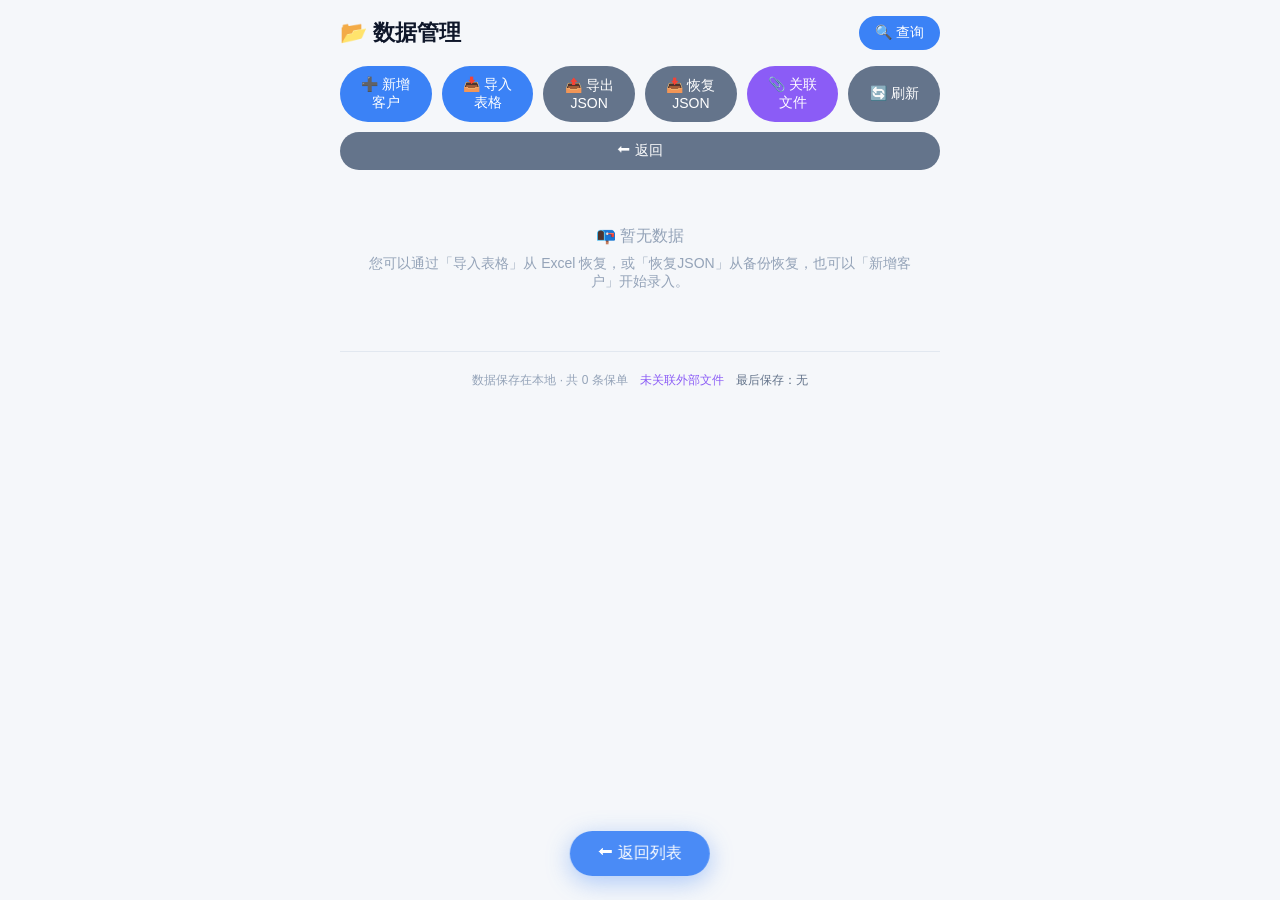
<file: Index.html>
<!DOCTYPE html>
<html lang="zh-CN">
<head>
    <meta charset="UTF-8">
    <meta name="viewport" content="width=device-width, initial-scale=1.0, maximum-scale=1.0, user-scalable=yes">
    <title>保单管理系统 v23</title>
    <style>
        *{box-sizing:border-box;margin:0;padding:0}body{font-family:-apple-system,BlinkMacSystemFont,"Segoe UI",Roboto,Helvetica,Arial,sans-serif;background:#f5f7fa;padding:16px 12px 100px;color:#1e293b}.app{max-width:600px;margin:0 auto}.header{display:flex;justify-content:space-between;align-items:center;margin-bottom:16px;flex-wrap:wrap;gap:8px}.header h1{font-size:22px;font-weight:600;color:#0f172a;display:flex;align-items:center;gap:8px}.header .btn-group{display:flex;gap:8px;flex-wrap:wrap}.header .btn{padding:8px 16px;background:#3b82f6;color:#fff;border:none;border-radius:30px;font-size:14px;font-weight:500;cursor:pointer}.header .btn.secondary{background:#64748b}.header .btn.outline{background:transparent;color:#3b82f6;border:1px solid #3b82f6}.search-box{display:flex;gap:10px;margin-bottom:12px}.search-box input{flex:1;padding:12px 16px;border:1px solid #d1d5db;border-radius:30px;font-size:16px;background:#fff;outline:none}.search-box input:focus{border-color:#3b82f6;box-shadow:0 0 0 3px rgba(59,130,246,0.2)}.result-count{font-size:14px;color:#64748b;margin-bottom:12px}.customer-item{background:#fff;border-radius:12px;padding:14px 16px;margin-bottom:10px;border:1px solid #e2e8f0;display:flex;justify-content:space-between;align-items:center;flex-wrap:wrap;cursor:pointer;transition:transform .1s}.customer-item:active{transform:scale(.98);background:#f8fafc}.customer-item .info{flex:1;min-width:160px}.customer-item .info .name{font-weight:600;font-size:17px}.customer-item .info .detail{font-size:13px;color:#64748b;margin-top:2px}.customer-item .info .detail .tag{display:inline-block;font-size:11px;padding:1px 8px;border-radius:12px;background:#fef3c7;color:#b45309;margin-left:6px}.customer-item .badge{background:#dbeafe;color:#1d4ed8;padding:2px 10px;border-radius:20px;font-size:12px}.customer-item .contact-summary{font-size:13px;color:#334155;margin-top:4px;background:#f1f5f9;padding:2px 10px;border-radius:12px;display:inline-block}.detail-header{background:#fff;border-radius:16px;padding:16px;margin-bottom:16px;border:1px solid #e9edf2}.detail-header .name{font-size:22px;font-weight:600}.detail-header .meta{font-size:14px;color:#334155;margin-top:6px;display:flex;flex-wrap:wrap;gap:6px 16px}.detail-header .meta .label{color:#94a3b8}.detail-header .warning{color:#b45309;background:#fef3c7;padding:4px 12px;border-radius:20px;font-size:13px;display:inline-block;margin-top:4px}.contact-area{background:#eef2ff;border-radius:12px;padding:12px 14px;margin:8px 0 12px;border:1px solid #c7d2fe}.contact-area .add-row{display:flex;flex-wrap:wrap;align-items:center;gap:8px;margin-bottom:8px}.contact-area .add-row .label{font-weight:500;color:#4338ca;margin-right:4px}.contact-area .add-row select{padding:6px 10px;border-radius:20px;border:1px solid #c7d2fe;background:#fff;font-size:14px;flex:1;min-width:120px}.contact-area .add-row .record-btn{background:#4338ca;color:#fff;border:none;border-radius:30px;padding:6px 18px;font-size:14px;font-weight:500;cursor:pointer}.contact-area .add-row .record-btn:active{background:#3730a3}.contact-area .history-title{font-size:14px;font-weight:500;color:#4338ca;margin:6px 0 4px}.contact-area .history-list{max-height:100px;overflow-y:auto;font-size:13px;color:#475569;background:#fff;border-radius:8px;padding:4px 8px;border:1px solid #e2e8f0}.contact-area .history-list .h-item{padding:2px 0;border-bottom:1px solid #f1f5f9;display:flex;justify-content:space-between}.contact-area .history-list .h-item .h-date{color:#94a3b8;margin-right:12px}.family-section{margin:12px 0 16px;background:#f8fafc;border-radius:12px;padding:12px}.family-section .title{font-weight:600;font-size:16px;margin-bottom:8px;display:flex;justify-content:space-between;align-items:center}.family-section .member-item{display:flex;justify-content:space-between;align-items:center;padding:6px 0;border-bottom:1px dashed #e2e8f0;font-size:14px}.family-section .member-item:last-child{border-bottom:none}.family-section .member-item .info{flex:1}.family-section .member-item .actions button{padding:0 8px;font-size:12px;background:none;border:none;color:#3b82f6;cursor:pointer}.family-section .member-item .actions button.del{color:#ef4444}.policy-group{margin-bottom:16px;border:1px solid #e2e8f0;border-radius:12px;background:#fff;overflow:hidden}.policy-group .main-policy{background:#f1f5f9;padding:12px 14px;border-bottom:1px solid #e2e8f0}.policy-group .main-policy .main-title{display:flex;justify-content:space-between;align-items:center;font-size:14px;color:#475569;margin-bottom:4px}.policy-group .main-policy .main-title .sub-count{background:#dbeafe;color:#1d4ed8;padding:0 8px;border-radius:12px;font-size:12px}.policy-group .sub-policies{padding:8px 14px 12px;background:#fafcff}.policy-group .sub-policy-item{margin-top:8px;border-left:3px solid #94a3b8;padding-left:12px}.policy-group .sub-policy-item .sub-title{font-size:13px;color:#64748b;margin-bottom:4px}.policy-item .row{display:flex;flex-wrap:wrap;gap:2px 16px}.policy-item .row .field{color:#64748b;min-width:70px}.policy-item .row .value{font-weight:500;color:#0f172a;word-break:break-word}.policy-item .row .value.highlight{color:#2563eb}.policy-item .warning-tag{color:#b45309;background:#fef3c7;padding:1px 8px;border-radius:12px;font-size:12px;display:inline-block;margin-left:6px}.policy-item .error-list{background:#fee2e2;border-radius:6px;padding:6px 10px;margin:6px 0 4px;font-size:13px;color:#b91c1c;border-left:3px solid #ef4444}.policy-item .error-list .err-item{display:flex;align-items:center;gap:4px}.tag{display:inline-block;font-size:12px;padding:1px 10px;border-radius:20px;background:#dbeafe;color:#1d4ed8;margin-right:4px}.tag.附加险{background:#fce7f3;color:#be185d}.tag.失效{background:#fee2e2;color:#b91c1c}.tag.有效{background:#dcfce7;color:#15803d}.relation-tag{display:inline-block;font-size:12px;padding:1px 10px;border-radius:20px;background:#e0e7ff;color:#4338ca;margin-left:6px}.link-btn{font-size:12px;padding:1px 10px;border-radius:20px;border:1px solid #3b82f6;background:#fff;color:#3b82f6;cursor:pointer;margin-left:6px}.link-btn:hover{background:#eff6ff}.policy-actions{margin-top:8px;display:flex;gap:8px;justify-content:flex-end;border-top:1px dashed #e2e8f0;padding-top:6px}.policy-actions button{padding:2px 12px;border:none;border-radius:16px;font-size:12px;cursor:pointer;background:#e2e8f0}.policy-actions button.edit-btn{background:#dbeafe;color:#1d4ed8}.policy-actions button.del-policy-btn{background:#fee2e2;color:#b91c1c}.service-record{margin-top:10px;border-top:1px dashed #e2e8f0;padding-top:10px}.service-record .record-item{font-size:13px;color:#475569;padding:4px 0;border-bottom:1px solid #f1f5f9;display:flex;justify-content:space-between;align-items:center;flex-wrap:wrap;gap:4px}.service-record .record-item .content{flex:1}.service-record .record-item .date{color:#94a3b8;margin-right:8px}.service-record .record-item .rec-actions{display:flex;gap:4px}.service-record .record-item .rec-actions button{background:none;border:none;color:#3b82f6;cursor:pointer;font-size:12px;padding:0 4px}.service-record .record-item .rec-actions button.del{color:#ef4444}.service-record .add-service{display:flex;gap:6px;margin-top:6px;flex-wrap:wrap}.service-record .add-service input{flex:1;padding:6px 10px;border:1px solid #d1d5db;border-radius:20px;font-size:13px;min-width:120px}.service-record .add-service button{background:#3b82f6;color:#fff;border:none;border-radius:20px;padding:6px 16px;font-size:13px;cursor:pointer}.admin-toolbar{display:flex;gap:10px;margin-bottom:16px;flex-wrap:wrap}.admin-toolbar button{padding:10px 18px;background:#3b82f6;color:#fff;border:none;border-radius:30px;font-size:14px;font-weight:500;cursor:pointer;flex:1;min-width:80px}.admin-toolbar button.danger{background:#ef4444}.admin-toolbar button.secondary{background:#64748b}.admin-toolbar button.file-btn{background:#8b5cf6}.admin-toolbar button.file-btn.active{background:#7c3aed;box-shadow:0 0 0 2px #ddd6fe}.client-item{background:#fff;border-radius:12px;padding:12px 16px;margin-bottom:10px;border:1px solid #e2e8f0;display:flex;justify-content:space-between;align-items:center}.client-item .info{flex:1}.client-item .info .name{font-weight:600;font-size:16px}.client-item .info .detail{font-size:13px;color:#64748b}.client-item .actions button{margin-left:6px;padding:4px 12px;border:none;border-radius:20px;font-size:12px;background:#e2e8f0;cursor:pointer}.client-item .actions button.edit{background:#dbeafe;color:#1d4ed8}.client-item .actions button.del{background:#fee2e2;color:#b91c1c}.modal-overlay{position:fixed;top:0;left:0;width:100%;height:100%;background:rgba(0,0,0,0.5);display:none;justify-content:center;align-items:center;z-index:999;padding:20px}.modal-overlay.active{display:flex}.modal{background:#fff;border-radius:20px;max-width:500px;width:100%;padding:24px 20px;max-height:90vh;overflow-y:auto;position:relative}.modal h2{font-size:20px;margin-bottom:16px}.modal .close{position:absolute;top:12px;right:16px;font-size:24px;cursor:pointer;color:#94a3b8}.modal label{display:block;font-size:14px;font-weight:500;margin:10px 0 4px}.modal input,.modal select,.modal textarea{width:100%;padding:10px 12px;border:1px solid #d1d5db;border-radius:8px;font-size:14px}.modal textarea{min-height:60px;font-family:inherit}.modal .btn-row{display:flex;gap:10px;margin-top:16px}.modal .btn-row button{flex:1;padding:10px;border:none;border-radius:30px;font-weight:500;cursor:pointer}.modal .btn-row .primary{background:#3b82f6;color:#fff}.modal .btn-row .danger{background:#ef4444;color:#fff}.modal .btn-row .secondary{background:#e2e8f0;color:#1e293b}.no-result{text-align:center;padding:40px 20px;color:#94a3b8;font-size:16px}.no-result .sub{font-size:14px;color:#94a3b8;margin-top:8px}.no-result .action-btn{display:inline-block;margin-top:12px;padding:8px 24px;background:#3b82f6;color:#fff;border:none;border-radius:30px;font-size:14px;cursor:pointer;text-decoration:none}.footer-tip{text-align:center;font-size:12px;color:#94a3b8;margin-top:20px;border-top:1px solid #e2e8f0;padding-top:20px;display:flex;justify-content:center;gap:12px;flex-wrap:wrap}.footer-tip .file-status{color:#8b5cf6;font-weight:500}.footer-tip .update-time{color:#64748b}.hidden{display:none}.back-btn{margin-bottom:12px;display:inline-block}.preview-box{background:#f1f5f9;padding:10px;border-radius:8px;margin:10px 0;font-size:14px;white-space:pre-wrap;word-break:break-all;max-height:150px;overflow-y:auto}.extra-field-group{margin-top:12px;border-top:1px solid #e2e8f0;padding-top:12px}.extra-field-group .field-row{display:flex;gap:8px;margin-bottom:6px;align-items:center}.extra-field-group .field-row input{flex:1}.extra-field-group .field-row .del-field-btn{background:#fee2e2;color:#b91c1c;border:none;border-radius:20px;padding:4px 10px;font-size:12px;cursor:pointer}.extra-field-group .preset-btn{padding:2px 10px;border:1px solid #d1d5db;border-radius:16px;background:#fff;font-size:12px;cursor:pointer;margin:2px}.extra-field-group .preset-btn:hover{background:#f1f5f9}.beneficiary-row{display:flex;gap:8px;align-items:center;margin-bottom:4px}.beneficiary-row input{flex:1}.beneficiary-row .del-bene-btn{background:#fee2e2;color:#b91c1c;border:none;border-radius:20px;padding:2px 10px;font-size:12px;cursor:pointer}.bene-summary{font-size:13px;color:#64748b}.policy-code{font-size:15px;font-weight:600;background:#f1f5f9;padding:1px 6px;border-radius:4px;display:inline-block}.required-star{color:#ef4444;margin-right:4px}.floating-back{position:fixed;bottom:24px;left:50%;transform:translateX(-50%);z-index:100;background:rgba(59,130,246,0.92);backdrop-filter:blur(8px);-webkit-backdrop-filter:blur(8px);color:#fff;border:none;border-radius:40px;padding:12px 28px;font-size:16px;font-weight:500;box-shadow:0 6px 24px rgba(59,130,246,0.4);display:none;align-items:center;gap:8px;cursor:pointer;transition:transform .15s,opacity .2s}.floating-back:active{transform:translateX(-50%) scale(0.95)}.floating-back.visible{display:flex}.app{padding-bottom:100px}
    </style>
</head>
<body>
<div class="app">
    <button class="floating-back" id="floatingBackBtn">⬅ 返回列表</button>

    <div class="header">
        <h1 id="pageTitle">📋 客户列表</h1>
        <div class="btn-group">
            <button class="btn" id="switchBtn">📂 管理</button>
        </div>
    </div>
    <div id="listView">
        <div class="search-box">
            <input type="text" id="searchInput" placeholder="输入投保人或被保人姓名…" autofocus>
        </div>
        <div class="result-count" id="resultCount"></div>
        <div id="customerList"></div>
    </div>
    <div id="detailView" class="hidden">
        <button class="btn outline back-btn" id="backToListBtn">⬅ 返回列表</button>
        <div id="detailContent"></div>
    </div>
    <div id="adminView" class="hidden">
        <div class="admin-toolbar">
            <button id="addClientBtn">➕ 新增客户</button>
            <button id="importDataBtn">📥 导入表格</button>
            <button id="exportDataBtn" class="secondary">📤 导出JSON</button>
            <button id="restoreDataBtn" class="secondary">📥 恢复JSON</button>
            <button id="linkFileBtn" class="file-btn">📎 关联文件</button>
            <button id="refreshAdminBtn" class="secondary">🔄 刷新</button>
            <button id="backToListFromAdmin" class="secondary">⬅ 返回</button>
        </div>
        <div id="adminClientList"></div>
    </div>
    <div class="modal-overlay" id="modalOverlay">
        <div class="modal" id="modalContent">
            <span class="close" id="modalClose">&times;</span>
            <div id="modalBody"></div>
        </div>
    </div>
    <div class="footer-tip">
        <span>数据保存在本地 · 共 <span id="totalPoliciesFooter">0</span> 条保单</span>
        <span class="file-status" id="fileStatus">未关联外部文件</span>
        <span class="update-time" id="updateTime">最后保存：无</span>
    </div>
</div>

<script>
    // ============================================================
    // 数据层
    // ============================================================
    const STORAGE_KEY = 'policy_manager_v23';
    const UPDATE_TIME_KEY = 'policy_manager_last_update';
    let fileHandle = null;

    function loadData() {
        const stored = localStorage.getItem(STORAGE_KEY);
        if (stored) {
            try { return JSON.parse(stored); } catch(e) { return []; }
        }
        return [];
    }

    function getLastUpdateTime() {
        return localStorage.getItem(UPDATE_TIME_KEY) || '无';
    }

    function saveData(customers) {
        localStorage.setItem(STORAGE_KEY, JSON.stringify(customers));
        const now = new Date().toISOString().replace('T', ' ').slice(0, 19);
        localStorage.setItem(UPDATE_TIME_KEY, now);
        updateFooterTime(now);
        if (fileHandle) {
            writeToFile(customers).catch(err => {
                console.warn('写入关联文件失败:', err);
                fileHandle = null;
                updateFileStatus();
                alert('⚠️ 写入外部文件失败，已解除关联，请重新关联。');
            });
        }
    }

    async function writeToFile(data) {
        if (!fileHandle) return;
        const writable = await fileHandle.createWritable({ keepExistingData: false });
        await writable.write(JSON.stringify(data, null, 2));
        await writable.close();
        updateFileStatus(true);
    }

    async function linkFile() {
        try {
            if (!('showOpenFilePicker' in window)) {
                alert('您的浏览器不支持 File System Access API（需要 Chrome 86+ 或 Edge 86+）。\n请使用 Chrome 或 Edge 浏览器，或手动使用“导出JSON”和“恢复JSON”功能。');
                return;
            }
            const [handle] = await window.showOpenFilePicker({
                types: [{ description: 'JSON 文件', accept: { 'application/json': ['.json'] } }],
                excludeAcceptAllOption: true,
                multiple: false
            });
            const currentData = loadData();
            if (currentData.length > 0) {
                if (!confirm('当前已有数据，是否将文件内容加载到系统？\n（选择“确定”将用文件内容覆盖当前数据；选择“取消”则仅关联文件，不覆盖数据）')) {
                    fileHandle = handle;
                    updateFileStatus(true);
                    alert('✅ 已关联文件，之后所有修改将自动写入该文件。');
                    return;
                }
            }
            const file = await handle.getFile();
            const text = await file.text();
            let data;
            try {
                data = JSON.parse(text);
                if (!Array.isArray(data)) throw new Error('文件内容不是数组格式');
                if (data.length > 0 && (!data[0].name || !data[0].policies)) {
                    throw new Error('文件格式不正确，缺少 "name" 或 "policies" 字段');
                }
            } catch (err) {
                alert('读取文件失败：' + err.message);
                return;
            }
            fileHandle = handle;
            saveData(data);
            refreshData();
            updateFileStatus(true);
            alert(`✅ 成功加载 ${data.length} 位客户，已关联文件。`);
        } catch (err) {
            if (err.name !== 'AbortError') {
                alert('关联文件失败：' + err.message);
            }
        }
    }

    function updateFileStatus() {
        const el = document.getElementById('fileStatus');
        const linkBtn = document.getElementById('linkFileBtn');
        if (fileHandle) {
            el.textContent = '📎 已关联文件';
            el.style.color = '#8b5cf6';
            if (linkBtn) linkBtn.classList.add('active');
        } else {
            el.textContent = '未关联外部文件';
            el.style.color = '#94a3b8';
            if (linkBtn) linkBtn.classList.remove('active');
        }
    }

    function updateFooterTime(time) {
        const el = document.getElementById('updateTime');
        if (time) {
            el.textContent = '最后保存：' + time;
        } else {
            const t = getLastUpdateTime();
            el.textContent = '最后保存：' + t;
        }
    }

    // ============================================================
    // 工具函数
    // ============================================================
    function calculateAge(idCard) {
        if (!idCard || idCard.length < 18) return null;
        const birth = idCard.substring(6, 14);
        const year = parseInt(birth.substring(0, 4));
        const month = parseInt(birth.substring(4, 6)) - 1;
        const day = parseInt(birth.substring(6, 8));
        const birthDate = new Date(year, month, day);
        const today = new Date();
        let age = today.getFullYear() - birthDate.getFullYear();
        const m = today.getMonth() - birthDate.getMonth();
        if (m < 0 || (m === 0 && today.getDate() < birthDate.getDate())) {
            age--;
        }
        return age >= 0 ? age : null;
    }

    function formatDate(ymd) {
        if (!ymd || ymd.length !== 8) return ymd || '缺失';
        const year = ymd.substring(0,4);
        const month = parseInt(ymd.substring(4,6));
        const day = parseInt(ymd.substring(6,8));
        return `${year}年${month}月${day}日`;
    }

    function calculateElapsedYears(ymd) {
        if (!ymd || ymd.length !== 8) return null;
        const year = parseInt(ymd.substring(0,4));
        const month = parseInt(ymd.substring(4,6)) - 1;
        const day = parseInt(ymd.substring(6,8));
        const start = new Date(year, month, day);
        const now = new Date();
        let years = now.getFullYear() - start.getFullYear();
        const m = now.getMonth() - start.getMonth();
        if (m < 0 || (m === 0 && now.getDate() < start.getDate())) {
            years--;
        }
        return years;
    }

    function isClientComplete(client) {
        return !!(client.idCard && client.phone && client.address);
    }

    function isPolicyComplete(policy) {
        return !!(policy.insuranceName || policy.policyCode) && policy.effectiveDate && policy.annualPremium;
    }

    function validatePolicyDetails(policy, client) {
        const errors = [];
        const insuredId = policy.insuredId || '';
        if (!insuredId || insuredId.trim() === '') {
            errors.push('被保人身份证缺失');
        } else if (!/^\d{17}[\dXx]$/.test(insuredId.trim())) {
            errors.push('被保人身份证格式错误（应为18位，最后一位可为X）');
        }
        const phone = policy.insuredPhone || '';
        if (!phone || phone.trim() === '') {
            errors.push('被保人手机号缺失');
        } else if (!/^\d{11}$/.test(phone.trim())) {
            errors.push('被保人手机号格式错误（应为11位数字）');
        }
        const address = client.address || '';
        if (!address || address.trim() === '') {
            errors.push('投保人通信地址缺失（被保人联系地址未填写）');
        }
        return errors;
    }

    // ----- 解析表格（兼容旧数据） -----
    function parseTable(text) {
        const lines = text.split('\n').filter(line => line.trim() !== '');
        if (lines.length < 2) return [];
        const headerLine = lines[0];
        let headers = headerLine.split('|').map(s => s.trim()).filter(s => s !== '');
        if (headers.length === 0) {
            headers = headerLine.split('\t').map(s => s.trim()).filter(s => s !== '');
        }
        if (headers.length === 0) {
            throw new Error('无法识别分隔符，请使用竖线 | 或制表符。');
        }
        const nameIndex = headers.findIndex(h => h.replace(/\s/g, '') === '投保人姓名');
        if (nameIndex === -1) {
            const alt = headers.find(h => h.includes('姓名') || h.includes('投保人'));
            if (alt) {
                throw new Error(`未找到"投保人姓名"，但找到"${alt}"，请将列名统一为"投保人姓名"。`);
            } else {
                throw new Error('表头缺少"投保人姓名"列。');
            }
        }
        const colMap = {};
        headers.forEach((h, idx) => {
            const key = h.replace(/\s/g, '');
            colMap[key] = idx;
        });
        const rows = [];
        for (let i = 1; i < lines.length; i++) {
            let cells = lines[i].split('|').map(s => s.trim());
            if (cells.length === 1 && cells[0] === lines[i]) {
                cells = lines[i].split('\t').map(s => s.trim());
            }
            while (cells.length < headers.length) cells.push('');
            const row = {};
            for (let key in colMap) {
                const idx = colMap[key];
                const origHeader = headers[idx];
                row[origHeader] = cells[idx] || '';
            }
            rows.push(row);
        }
        return rows;
    }

    function resolveFormulas(data) {
        const colMap = { 'A': '投保人姓名', 'B': '投保人身份证号', 'C': '联系电话', 'E': '通信地址', 'F': '保单代码', 'G': '险种代码' };
        data.forEach(row => {
            for (let key in row) {
                let val = row[key];
                if (typeof val === 'string' && /^=([A-Z])\d+$/.test(val)) {
                    const match = val.match(/^=([A-Z])\d+$/);
                    const letter = match[1];
                    const targetKey = colMap[letter];
                    if (targetKey && row[targetKey] !== undefined) {
                        row[key] = row[targetKey];
                    }
                }
            }
        });
        return data;
    }

    function importDataFromText(rawText) {
        const rows = parseTable(rawText);
        if (rows.length === 0) throw new Error('未能解析出数据行，请检查是否包含表头。');
        const firstRow = rows[0];
        const nameKey = Object.keys(firstRow).find(k => k.replace(/\s/g, '') === '投保人姓名');
        if (!nameKey) throw new Error('数据中缺少"投保人姓名"列。');
        const resolved = resolveFormulas(rows);
        const valid = resolved.filter(row => (row[nameKey] || '').trim() !== '');
        if (valid.length === 0) throw new Error('没有找到有效的投保人数据。');
        const map = new Map();
        valid.forEach(p => {
            const name = p[nameKey].trim();
            if (!map.has(name)) map.set(name, []);
            map.get(name).push(p);
        });
        const allKeys = Object.keys(firstRow);
        const idKey = allKeys.find(k => k.replace(/\s/g, '') === '投保人身份证号');
        const phoneKey = allKeys.find(k => k.replace(/\s/g, '') === '联系电话');
        const addrKey = allKeys.find(k => k.replace(/\s/g, '') === '通信地址');
        const policyCodeKey = allKeys.find(k => k.replace(/\s/g, '') === '保单代码');
        const insNameKey = allKeys.find(k => k.replace(/\s/g, '') === '险种名称');
        const mainTypeKey = allKeys.find(k => k.replace(/\s/g, '') === '主险');
        const statusKey = allKeys.find(k => k.replace(/\s/g, '') === '保单状态');
        const effKey = allKeys.find(k => k.replace(/\s/g, '') === '生效日');
        const payKey = allKeys.find(k => k.replace(/\s/g, '') === '缴费方式');
        const premiumKey = allKeys.find(k => k.replace(/\s/g, '') === '年缴保费（元）');
        const termKey = allKeys.find(k => k.replace(/\s/g, '') === '缴费期限（年）');
        const insuredKey = allKeys.find(k => k.replace(/\s/g, '') === '被保险人');
        const insuredRelKey = allKeys.find(k => k.replace(/\s/g, '') === '与被保人关系');
        const insuredIdKey = allKeys.find(k => k.replace(/\s/g, '') === '被保人身份证');
        const insuredPhoneKey = allKeys.find(k => k.replace(/\s/g, '') === '被保人手机号码');
        const beneKey = allKeys.find(k => k.replace(/\s/g, '') === '受益人');
        const remarkKey = allKeys.find(k => k.replace(/\s/g, '') === '备注');
        const codeTypeKey = allKeys.find(k => k.replace(/\s/g, '') === '险种代码');

        const customers = [];
        for (let [name, pols] of map) {
            let idCard = '', phone = '', address = '';
            for (let p of pols) {
                if (!idCard && idKey && p[idKey]) idCard = p[idKey].trim();
                if (!phone && phoneKey && p[phoneKey]) phone = p[phoneKey].trim();
                if (!address && addrKey && p[addrKey]) address = p[addrKey].trim();
            }
            const policies = pols.map(p => {
                let beneficiaries = [];
                const beneVal = (beneKey && p[beneKey]) ? p[beneKey].trim() : '';
                if (beneVal) {
                    const parts = beneVal.split('/').map(s => s.trim()).filter(s => s);
                    if (parts.length === 0 && beneVal) {
                        beneficiaries.push({ name: beneVal, quota: 100 });
                    } else {
                        const quota = Math.round(100 / parts.length);
                        parts.forEach((b, i) => {
                            beneficiaries.push({ name: b, quota: i === parts.length-1 ? 100 - quota*(parts.length-1) : quota });
                        });
                    }
                }
                return {
                    policyCode: policyCodeKey ? (p[policyCodeKey] || '') : '',
                    insuranceName: insNameKey ? (p[insNameKey] || '') : '',
                    codeType: codeTypeKey ? (p[codeTypeKey] || '') : '',
                    mainType: mainTypeKey ? (p[mainTypeKey] || '主险') : '主险',
                    status: statusKey ? (p[statusKey] || '') : '',
                    effectiveDate: effKey ? (p[effKey] || '') : '',
                    paymentMethod: payKey ? (p[payKey] || '年缴') : '年缴',
                    annualPremium: premiumKey ? (p[premiumKey] || '') : '',
                    paymentTerm: termKey ? (p[termKey] || '') : '',
                    insured: insuredKey ? (p[insuredKey] || '') : '',
                    // 保留旧的 insuredRelation 字段以兼容旧数据，但不再显示
                    insuredRelation: insuredRelKey ? (p[insuredRelKey] || '') : '',
                    insuredId: insuredIdKey ? (p[insuredIdKey] || '') : '',
                    insuredPhone: insuredPhoneKey ? (p[insuredPhoneKey] || '') : '',
                    beneficiaries: beneficiaries,
                    remark: remarkKey ? (p[remarkKey] || '') : '',
                    parentPolicyCode: '',
                    extraFields: {},
                    serviceRecords: []
                };
            });
            customers.push({ name, idCard, phone, address, policies, familyMembers: [], contactHistory: [] });
        }
        return customers;
    }

    // ============================================================
    // UI 主逻辑
    // ============================================================
    let currentData = loadData();
    let currentView = 'list';
    let currentDetailName = null;

    const listView = document.getElementById('listView');
    const detailView = document.getElementById('detailView');
    const adminView = document.getElementById('adminView');
    const switchBtn = document.getElementById('switchBtn');
    const searchInput = document.getElementById('searchInput');
    const customerList = document.getElementById('customerList');
    const resultCount = document.getElementById('resultCount');
    const detailContent = document.getElementById('detailContent');
    const adminClientList = document.getElementById('adminClientList');
    const modalOverlay = document.getElementById('modalOverlay');
    const modalBody = document.getElementById('modalBody');
    const modalClose = document.getElementById('modalClose');
    const totalPoliciesFooter = document.getElementById('totalPoliciesFooter');
    const backToListBtn = document.getElementById('backToListBtn');
    const backToListFromAdmin = document.getElementById('backToListFromAdmin');
    const pageTitle = document.getElementById('pageTitle');
    const floatingBackBtn = document.getElementById('floatingBackBtn');

    // ----- History 管理 -----
    function pushHistory(view, data) {
        let hash = '#list';
        let state = { view: 'list' };
        if (view === 'detail') {
            hash = `#detail-${encodeURIComponent(data)}`;
            state = { view: 'detail', name: data };
        } else if (view === 'admin') {
            hash = '#admin';
            state = { view: 'admin' };
        } else {
            hash = '#list';
            state = { view: 'list' };
        }
        window.history.pushState(state, '', hash);
    }

    function replaceHistory(view, data) {
        let hash = '#list';
        let state = { view: 'list' };
        if (view === 'detail') {
            hash = `#detail-${encodeURIComponent(data)}`;
            state = { view: 'detail', name: data };
        } else if (view === 'admin') {
            hash = '#admin';
            state = { view: 'admin' };
        } else {
            hash = '#list';
            state = { view: 'list' };
        }
        window.history.replaceState(state, '', hash);
    }

    window.addEventListener('popstate', function(event) {
        const state = event.state;
        if (!state) {
            if (currentView !== 'list') {
                switchView('list');
                replaceHistory('list');
            }
            return;
        }
        if (state.view === 'list') {
            if (currentView !== 'list') switchView('list');
        } else if (state.view === 'detail') {
            const name = state.name;
            if (!name) { switchView('list'); replaceHistory('list'); return; }
            const client = getClient(name);
            if (!client) { switchView('list'); replaceHistory('list'); return; }
            showDetailDirect(name);
        } else if (state.view === 'admin') {
            if (currentView !== 'admin') switchView('admin');
        }
    });

    function initHistory() {
        const hash = window.location.hash;
        if (hash.startsWith('#detail-')) {
            const name = decodeURIComponent(hash.substring(8));
            const client = getClient(name);
            if (client) {
                replaceHistory('detail', name);
                showDetailDirect(name);
                return;
            }
        } else if (hash === '#admin') {
            replaceHistory('admin');
            switchView('admin');
            return;
        }
        replaceHistory('list');
        if (currentView !== 'list') switchView('list');
    }

    // ----- 视图切换 -----
    function switchView(view) {
        currentView = view;
        listView.classList.add('hidden');
        detailView.classList.add('hidden');
        adminView.classList.add('hidden');
        floatingBackBtn.classList.remove('visible');

        if (view === 'list') {
            listView.classList.remove('hidden');
            pageTitle.textContent = '📋 客户列表';
            switchBtn.textContent = '📂 管理';
            renderList();
            replaceHistory('list');
            floatingBackBtn.classList.remove('visible');
        } else if (view === 'detail') {
            detailView.classList.remove('hidden');
            pageTitle.textContent = `📄 ${currentDetailName} 的保单`;
            switchBtn.textContent = '📂 管理';
            renderDetail(currentDetailName);
            pushHistory('detail', currentDetailName);
            floatingBackBtn.classList.add('visible');
        } else if (view === 'admin') {
            adminView.classList.remove('hidden');
            pageTitle.textContent = '📂 数据管理';
            switchBtn.textContent = '🔍 查询';
            renderAdmin();
            pushHistory('admin');
            floatingBackBtn.classList.add('visible');
        }
    }

    function showDetailDirect(name) {
        currentDetailName = name;
        currentView = 'detail';
        listView.classList.add('hidden');
        detailView.classList.remove('hidden');
        adminView.classList.add('hidden');
        pageTitle.textContent = `📄 ${name} 的保单`;
        switchBtn.textContent = '📂 管理';
        renderDetail(name);
        floatingBackBtn.classList.add('visible');
    }

    function showDetail(name) {
        currentDetailName = name;
        switchView('detail');
    }

    floatingBackBtn.addEventListener('click', function() {
        if (currentView === 'detail' || currentView === 'admin') {
            window.history.back();
        }
    });

    // ----- 数据刷新 -----
    function refreshData() {
        currentData = loadData();
        totalPoliciesFooter.textContent = currentData.reduce((sum, c) => sum + c.policies.length, 0);
        updateFooterTime();
        if (currentView === 'list') renderList();
        else if (currentView === 'detail') renderDetail(currentDetailName);
        else if (currentView === 'admin') renderAdmin();
        updateFileStatus();
    }

    function getClient(name) {
        return currentData.find(c => c.name === name);
    }

    // ----- 列表渲染（含排序） -----
    function renderList() {
        const q = searchInput.value.trim().toLowerCase();
        let matched = [];
        if (q === '') {
            matched = currentData.slice();
        } else {
            matched = currentData.filter(c => {
                if (c.name.toLowerCase().includes(q)) return true;
                for (let p of c.policies) {
                    if (p.insured && p.insured.toLowerCase().includes(q)) return true;
                }
                return false;
            });
        }
        matched.sort((a, b) => {
            const aHistory = a.contactHistory || [];
            const bHistory = b.contactHistory || [];
            const aHas = aHistory.length > 0;
            const bHas = bHistory.length > 0;
            if (aHas !== bHas) return aHas ? 1 : -1;
            if (aHas && bHas) {
                const aDate = aHistory[aHistory.length - 1].date || '9999-99-99';
                const bDate = bHistory[bHistory.length - 1].date || '9999-99-99';
                return aDate.localeCompare(bDate);
            }
            return a.name.localeCompare(b.name);
        });

        if (matched.length === 0) {
            let emptyMsg = '📭 暂无客户数据';
            let subMsg = '请点击下方“管理”按钮，导入备份或新增客户。';
            if (q !== '') {
                emptyMsg = '🔍 未找到匹配的客户';
                subMsg = '请尝试其他关键词。';
            }
            customerList.innerHTML = `
                <div class="no-result">
                    <div>${emptyMsg}</div>
                    <div class="sub">${subMsg}</div>
                    ${q === '' ? `<button class="action-btn" onclick="document.getElementById('switchBtn').click()">前往管理</button>` : ''}
                </div>
            `;
            resultCount.textContent = '0 位客户';
            return;
        }

        resultCount.textContent = `共 ${matched.length} 位客户，总保单 ${matched.reduce((s,c) => s + c.policies.length, 0)} 条`;
        let html = '';
        matched.forEach(c => {
            const complete = isClientComplete(c);
            const age = calculateAge(c.idCard);
            const ageStr = age !== null ? `年龄 ${age} 岁` : '';
            const warnTag = !complete ? `<span class="tag" style="background:#fef3c7;color:#b45309;">⚠️ 信息不完整</span>` : '';
            const history = c.contactHistory || [];
            const latest = history.length > 0 ? history[history.length-1] : null;
            const contactDisplay = latest ? `${latest.status}（${latest.date}）` : '未记录';
            html += `<div class="customer-item" data-name="${c.name}">`;
            html += `<div class="info">`;
            html += `<div class="name">${c.name} ${warnTag}</div>`;
            html += `<div class="detail">`;
            const idDisplay = c.idCard ? c.idCard.substring(0,6)+'********'+c.idCard.substring(14) : '无身份证';
            html += `${idDisplay} · ${c.phone || '无电话'} · ${c.address || '无地址'}`;
            if (ageStr) html += ` · ${ageStr}`;
            html += ` · 保单 ${c.policies.length} 份 · 家庭成员 ${(c.familyMembers||[]).length} 人`;
            html += `</div>`;
            html += `<div class="contact-summary">📞 最新联系：${contactDisplay}</div>`;
            html += `</div>`;
            html += `<div class="badge">${c.policies.length}</div>`;
            html += `</div>`;
        });
        customerList.innerHTML = html;
        customerList.querySelectorAll('.customer-item').forEach(el => {
            el.addEventListener('click', () => {
                const name = el.dataset.name;
                showDetail(name);
            });
        });
    }

    // ----- 详情渲染（已移除“与被保人关系”显示） -----
    function renderDetail(name) {
        const client = getClient(name);
        if (!client) { detailContent.innerHTML = `<div class="no-result">客户不存在</div>`; return; }
        const age = calculateAge(client.idCard);
        const ageStr = age !== null ? `年龄 ${age} 岁` : '年龄未知';
        const complete = isClientComplete(client);
        const warnMsg = !complete ? '<div class="warning">⚠️ 客户信息不完整（缺少身份证/电话/地址）</div>' : '';
        const history = client.contactHistory || [];
        const options = ['已电话联系','面见客户','未联系上','已加微信','电话挂断'];

        let html = `<div class="detail-header">`;
        html += `<div class="name">${client.name}</div>`;
        html += `<div class="contact-area">`;
        html += `<div class="add-row">`;
        html += `<span class="label">📞 添加联系</span>`;
        html += `<select id="contactSelect">`;
        options.forEach(opt => { html += `<option value="${opt}">${opt}</option>`; });
        html += `</select>`;
        html += `<button class="record-btn" data-name="${client.name}">记录</button>`;
        html += `</div>`;
        html += `<div class="history-title">📋 历史记录</div>`;
        html += `<div class="history-list">`;
        if (history.length === 0) {
            html += `<div style="color:#94a3b8;padding:4px;">暂无记录</div>`;
        } else {
            const sorted = [...history].reverse();
            sorted.forEach(rec => {
                html += `<div class="h-item"><span>${rec.status}</span><span class="h-date">${rec.date}</span></div>`;
            });
        }
        html += `</div>`;
        html += `</div>`;
        html += `<div class="meta">`;
        if (client.idCard) html += `<span><span class="label">身份证</span> ${client.idCard}</span>`;
        if (client.phone) html += `<span><span class="label">电话</span> ${client.phone}</span>`;
        if (client.address) html += `<span><span class="label">地址</span> ${client.address}</span>`;
        html += `<span><span class="label">${ageStr}</span></span>`;
        html += `</div>`;
        html += warnMsg;
        html += `</div>`;

        // 家庭成员
        html += `<div class="family-section">`;
        html += `<div class="title">👨‍👩‍👧‍👦 家庭成员 <button class="btn outline" style="font-size:12px;padding:2px 10px;" id="addFamilyBtn">➕ 添加</button></div>`;
        const members = client.familyMembers || [];
        if (members.length === 0) {
            html += `<div style="font-size:13px;color:#94a3b8;">暂无家庭成员</div>`;
        } else {
            members.forEach((m, idx) => {
                html += `<div class="member-item">`;
                html += `<div class="info"><strong>${m.name}</strong>（${m.relationship}）`;
                if (m.idCard) html += ` · ${m.idCard}`;
                if (m.phone) html += ` · ${m.phone}`;
                if (m.note) html += ` · ${m.note}`;
                html += `</div>`;
                html += `<div class="actions">`;
                html += `<button class="edit-family" data-index="${idx}">编辑</button>`;
                html += `<button class="del-family" data-index="${idx}">删除</button>`;
                html += `</div>`;
                html += `</div>`;
            });
        }
        html += `</div>`;

        // 保单分组
        const mainPolicies = client.policies.filter(p => p.mainType === '主险');
        const subPolicies = client.policies.filter(p => p.mainType === '附加险');
        const subMap = {};
        subPolicies.forEach(sp => {
            const parentCode = sp.parentPolicyCode || '';
            if (!subMap[parentCode]) subMap[parentCode] = [];
            subMap[parentCode].push(sp);
        });
        const orphanSubs = subPolicies.filter(sp => !sp.parentPolicyCode || !mainPolicies.some(mp => mp.policyCode === sp.parentPolicyCode));

        html += `<div class="policy-list">`;
        if (mainPolicies.length === 0 && subPolicies.length === 0) {
            html += `<div class="no-result" style="padding:20px;">暂无保单</div>`;
        } else {
            mainPolicies.forEach(mp => {
                const subs = subMap[mp.policyCode] || [];
                html += `<div class="policy-group">`;
                html += `<div class="main-policy">`;
                html += `<div class="main-title"><span>📌 主险</span>`;
                if (subs.length > 0) {
                    html += `<span class="sub-count">包含 ${subs.length} 个附加险</span>`;
                } else {
                    html += `<span class="sub-count" style="background:#e2e8f0;color:#64748b;">无附加险</span>`;
                }
                html += `</div>`;
                html += renderPolicyItem(mp, client, true);
                html += `</div>`;
                if (subs.length > 0) {
                    html += `<div class="sub-policies">`;
                    subs.forEach(sp => {
                        const parentPolicy = mainPolicies.find(mp => mp.policyCode === sp.parentPolicyCode);
                        const parentDisplay = parentPolicy ? `${parentPolicy.policyCode}（${parentPolicy.insuranceName || '未命名'}）` : '未知';
                        html += `<div class="sub-policy-item">`;
                        html += `<div class="sub-title">🔗 关联主险：${parentDisplay}</div>`;
                        html += renderPolicyItem(sp, client, false);
                        html += `</div>`;
                    });
                    html += `</div>`;
                }
                html += `</div>`;
            });
            if (orphanSubs.length > 0) {
                html += `<div class="policy-group" style="border-color:#f59e0b;">`;
                html += `<div class="main-policy" style="background:#fef3c7;">`;
                html += `<div style="font-weight:600;color:#b45309;">⚠️ 未关联主险的附加险（请编辑关联）</div>`;
                html += `</div>`;
                html += `<div class="sub-policies">`;
                orphanSubs.forEach(sp => {
                    html += `<div class="sub-policy-item">`;
                    html += `<div class="sub-title" style="color:#b45309;">🔗 未关联主险</div>`;
                    html += renderPolicyItem(sp, client, false);
                    html += `</div>`;
                });
                html += `</div>`;
                html += `</div>`;
            }
        }
        html += `</div>`;

        detailContent.innerHTML = html;

        // 绑定联系记录
        detailContent.querySelector('.record-btn').addEventListener('click', function() {
            const name = this.dataset.name;
            const select = document.getElementById('contactSelect');
            const status = select.value;
            if (!confirm(`确认记录联系状态为“${status}”吗？`)) return;
            const clientObj = getClient(name);
            if (clientObj) {
                if (!clientObj.contactHistory) clientObj.contactHistory = [];
                const today = new Date().toISOString().slice(0,10);
                clientObj.contactHistory.push({ status, date: today });
                saveData(currentData);
                renderDetail(name);
            }
        });

        // 家庭成员
        document.getElementById('addFamilyBtn').addEventListener('click', () => openAddFamilyMember(name));
        detailContent.querySelectorAll('.edit-family').forEach(btn => {
            btn.addEventListener('click', () => {
                const idx = parseInt(btn.dataset.index);
                openEditFamilyMember(name, idx);
            });
        });
        detailContent.querySelectorAll('.del-family').forEach(btn => {
            btn.addEventListener('click', () => {
                const idx = parseInt(btn.dataset.index);
                if (confirm(`确定删除家庭成员 ${client.familyMembers[idx].name} 吗？`)) {
                    client.familyMembers.splice(idx, 1);
                    saveData(currentData);
                    renderDetail(name);
                }
            });
        });

        // 被保人关联（关联按钮保留）
        detailContent.querySelectorAll('.link-btn').forEach(btn => {
            btn.addEventListener('click', function(e) {
                const insuredName = this.dataset.insured || '';
                const insuredId = this.dataset.id || '';
                const insuredPhone = this.dataset.phone || '';
                if (!insuredName.trim()) {
                    alert('被保人姓名为空，无法关联，请先编辑保单填写被保人姓名。');
                    return;
                }
                const clientObj = getClient(name);
                if (clientObj) {
                    const exists = (clientObj.familyMembers || []).some(m => m.name === insuredName);
                    if (exists) {
                        alert(`家庭成员中已有 "${insuredName}"，无需重复添加。`);
                        return;
                    }
                }
                openAddFamilyMember(name, { name: insuredName, idCard: insuredId, phone: insuredPhone });
            });
        });

        // 保单编辑删除
        detailContent.querySelectorAll('.edit-btn').forEach(btn => {
            btn.addEventListener('click', () => {
                const name = btn.dataset.name;
                const idx = parseInt(btn.dataset.index);
                openEditPolicy(name, idx);
            });
        });
        detailContent.querySelectorAll('.del-policy-btn').forEach(btn => {
            btn.addEventListener('click', () => {
                const name = btn.dataset.name;
                const idx = parseInt(btn.dataset.index);
                const confirmText = prompt('请输入 "确认删除" 以确认删除该保单：');
                if (confirmText === '确认删除') {
                    deletePolicy(name, idx);
                } else {
                    alert('删除已取消');
                }
            });
        });

        setTimeout(bindServiceEvents, 0);
    }

    // ----- 渲染单笔保单（已移除“与被保人关系”显示） -----
    function renderPolicyItem(policy, client, isMain) {
        const idx = client.policies.indexOf(policy);
        const completePolicy = isPolicyComplete(policy);
        const status = policy.status || '';
        const statusTag = status ? `<span class="tag ${status}">${status}</span>` : '';
        const typeTag = isMain ? `<span class="tag">主险</span>` : `<span class="tag 附加险">附加险</span>`;
        const warnPolicy = !completePolicy ? `<span class="warning-tag">⚠️ 基本信息不完整</span>` : '';
        const errors = validatePolicyDetails(policy, client);
        let errorHtml = '';
        if (errors.length > 0) {
            errorHtml = `<div class="error-list">`;
            errors.forEach(err => { errorHtml += `<div class="err-item">❌ ${err}</div>`; });
            errorHtml += `</div>`;
        }
        const insuredName = policy.insured || '';
        let relationLabel = '', showAddBtn = false;
        if (insuredName) {
            const member = (client.familyMembers || []).find(m => m.name === insuredName);
            if (member) {
                relationLabel = member.relationship;
            } else if (insuredName !== client.name) {
                showAddBtn = true;
            }
        }
        // 只显示从家庭成员关联的关系，不再显示旧的 insuredRelation 字段
        const relationHtml = relationLabel ? `<span class="relation-tag">关系：${relationLabel}</span>` : '';
        const addBtnHtml = showAddBtn ? `<button class="link-btn" data-name="${client.name}" data-insured="${insuredName}" data-id="${policy.insuredId || ''}" data-phone="${policy.insuredPhone || ''}">➕关联</button>` : '';

        let beneHtml = '';
        if (policy.beneficiaries && policy.beneficiaries.length > 0) {
            const sum = policy.beneficiaries.reduce((s, b) => s + (b.quota || 0), 0);
            beneHtml = `<div class="row"><span class="field">受益人</span><span class="value">`;
            policy.beneficiaries.forEach((b, i) => {
                beneHtml += `${b.name}（${b.quota || 0}%）`;
                if (i < policy.beneficiaries.length - 1) beneHtml += '，';
            });
            if (sum !== 100) beneHtml += ` <span style="color:#b45309;">⚠️ 配额总和不等于100%</span>`;
            beneHtml += `</span></div>`;
        } else {
            beneHtml = `<div class="row"><span class="field">受益人</span><span class="value" style="color:#94a3b8;">未指定</span></div>`;
        }

        let html = `<div class="policy-item">`;
        html += `<div class="row"><span class="field">险种</span><span class="value">${policy.insuranceName || policy.mainType}</span> ${typeTag} ${statusTag} ${warnPolicy}</div>`;
        html += `<div class="row"><span class="field">保单代码</span><span class="value"><span class="policy-code">${policy.policyCode || '缺失'}</span></span></div>`;
        html += `<div class="row"><span class="field">险种代码</span><span class="value"><span class="policy-code">${policy.codeType || '无'}</span></span></div>`;
        if (policy.annualPremium) html += `<div class="row"><span class="field">年缴保费</span><span class="value highlight">${policy.annualPremium} 元</span> ${policy.paymentTerm ? '共 '+policy.paymentTerm+' 年' : ''}</div>`;
        else html += `<div class="row"><span class="field">年缴保费</span><span class="value" style="color:#b45309;">缺失</span></div>`;

        const effDate = policy.effectiveDate;
        if (effDate) {
            const formatted = formatDate(effDate);
            const elapsed = calculateElapsedYears(effDate);
            let statusText = '';
            if (elapsed !== null) statusText = `（自生效日起已存续 ${elapsed} 年）`;
            html += `<div class="row"><span class="field">生效日</span><span class="value">${formatted} ${statusText}</span></div>`;
        } else {
            html += `<div class="row"><span class="field">生效日</span><span class="value" style="color:#b45309;">缺失</span></div>`;
        }

        // 被保险人：只显示姓名和家庭成员关联关系，不再显示旧的 insuredRelation
        html += `<div class="row"><span class="field">被保险人</span><span class="value">${insuredName || '缺失'} ${relationHtml} ${addBtnHtml}</span></div>`;
        html += `<div class="row"><span class="field">被保人身份证</span><span class="value">${policy.insuredId || '缺失'}</span></div>`;
        html += `<div class="row"><span class="field">被保人手机</span><span class="value">${policy.insuredPhone || '缺失'}</span></div>`;
        html += `<div class="row"><span class="field">联系地址</span><span class="value">${client.address || '缺失'}</span></div>`;
        html += beneHtml;
        if (policy.remark) html += `<div class="row"><span class="field">备注</span><span class="value" style="font-size:12px;color:#64748b;">${policy.remark}</span></div>`;

        // 服务记录
        const records = policy.serviceRecords || [];
        html += `<div class="service-record">`;
        html += `<div style="font-weight:500;font-size:14px;margin-bottom:4px;">📝 服务记录</div>`;
        if (records.length === 0) {
            html += `<div style="font-size:13px;color:#94a3b8;">暂无服务记录</div>`;
        } else {
            const sorted = records.map((rec, i) => ({ ...rec, _origIdx: i }));
            sorted.reverse();
            sorted.forEach(rec => {
                const origIdx = rec._origIdx;
                html += `<div class="record-item">`;
                html += `<span class="date">${rec.date}</span>`;
                html += `<span class="content">${rec.content}</span>`;
                html += `<div class="rec-actions">`;
                html += `<button class="edit-service" data-name="${client.name}" data-policy="${idx}" data-record="${origIdx}">编辑</button>`;
                html += `<button class="del-service" data-name="${client.name}" data-policy="${idx}" data-record="${origIdx}">删除</button>`;
                html += `</div>`;
                html += `</div>`;
            });
        }
        html += `<div class="add-service">`;
        html += `<input class="service-input" placeholder="输入服务内容…">`;
        html += `<button class="service-add-btn" data-name="${client.name}" data-idx="${idx}">添加</button>`;
        html += `</div>`;
        html += `</div>`;

        if (errorHtml) html += errorHtml;
        if (policy.extraFields && Object.keys(policy.extraFields).length > 0) {
            for (let [key, val] of Object.entries(policy.extraFields)) {
                if (val) html += `<div class="row"><span class="field">${key}</span><span class="value" style="color:#2563eb;">${val}</span></div>`;
            }
        }
        if (idx !== -1) {
            html += `<div class="policy-actions">`;
            html += `<button class="edit-btn" data-name="${client.name}" data-index="${idx}">✏️ 编辑</button>`;
            html += `<button class="del-policy-btn" data-name="${client.name}" data-index="${idx}">🗑️ 删除</button>`;
            html += `</div>`;
        }
        html += `</div>`;
        return html;
    }

    // ----- 服务记录事件绑定 -----
    function bindServiceEvents() {
        detailContent.querySelectorAll('.service-add-btn').forEach(btn => {
            btn.removeEventListener('click', handleServiceAdd);
            btn.addEventListener('click', handleServiceAdd);
        });
        detailContent.querySelectorAll('.edit-service').forEach(btn => {
            btn.removeEventListener('click', handleEditService);
            btn.addEventListener('click', handleEditService);
        });
        detailContent.querySelectorAll('.del-service').forEach(btn => {
            btn.removeEventListener('click', handleDeleteService);
            btn.addEventListener('click', handleDeleteService);
        });
    }

    function handleServiceAdd(e) {
        const btn = e.currentTarget;
        const name = btn.dataset.name;
        const idx = parseInt(btn.dataset.idx);
        const input = btn.parentElement.querySelector('.service-input');
        const content = input.value.trim();
        if (!content) { alert('请输入服务内容'); return; }
        if (!confirm(`确认添加服务记录：“${content}”吗？`)) return;
        const client = getClient(name);
        if (!client) return;
        const policy = client.policies[idx];
        if (!policy) return;
        if (!policy.serviceRecords) policy.serviceRecords = [];
        const today = new Date().toISOString().slice(0,10);
        policy.serviceRecords.push({ date: today, content });
        saveData(currentData);
        renderDetail(name);
    }

    function handleEditService(e) {
        const btn = e.currentTarget;
        const name = btn.dataset.name;
        const policyIdx = parseInt(btn.dataset.policy);
        const recordIdx = parseInt(btn.dataset.record);
        const client = getClient(name);
        if (!client) return;
        const policy = client.policies[policyIdx];
        if (!policy || !policy.serviceRecords) return;
        const record = policy.serviceRecords[recordIdx];
        if (!record) return;
        const newContent = prompt(`修改服务记录（${record.date}）:`, record.content);
        if (newContent === null) return;
        const trimmed = newContent.trim();
        if (!trimmed) { alert('内容不能为空'); return; }
        if (!confirm(`确认将服务记录修改为：“${trimmed}”吗？`)) return;
        policy.serviceRecords[recordIdx].content = trimmed;
        saveData(currentData);
        renderDetail(name);
    }

    function handleDeleteService(e) {
        const btn = e.currentTarget;
        const name = btn.dataset.name;
        const policyIdx = parseInt(btn.dataset.policy);
        const recordIdx = parseInt(btn.dataset.record);
        const client = getClient(name);
        if (!client) return;
        const policy = client.policies[policyIdx];
        if (!policy || !policy.serviceRecords) return;
        const record = policy.serviceRecords[recordIdx];
        if (!record) return;
        if (!confirm(`确认删除服务记录：“${record.content}”（${record.date}）吗？`)) return;
        policy.serviceRecords.splice(recordIdx, 1);
        saveData(currentData);
        renderDetail(name);
    }

    // ----- 家庭成员管理 -----
    function openAddFamilyMember(name, prefill = {}) {
        const client = getClient(name);
        if (!client) { alert('客户数据不存在'); return; }
        if (!client.familyMembers) client.familyMembers = [];
        if (prefill.name && client.familyMembers.some(m => m.name === prefill.name)) {
            alert(`家庭成员中已有 "${prefill.name}"，请勿重复添加。`);
            return;
        }
        let html = `<h2>添加家庭成员</h2>`;
        html += `<label>姓名 *</label><input id="fmName" value="${prefill.name || ''}" placeholder="姓名">`;
        html += `<label>关系 *</label><select id="fmRelation"><option value="丈夫">丈夫</option><option value="妻子">妻子</option><option value="父亲">父亲</option><option value="母亲">母亲</option><option value="儿子">儿子</option><option value="女儿">女儿</option></select>`;
        html += `<label>身份证号</label><input id="fmIdCard" value="${prefill.idCard || ''}" placeholder="身份证号">`;
        html += `<label>联系电话</label><input id="fmPhone" value="${prefill.phone || ''}" placeholder="电话">`;
        html += `<label>备注</label><input id="fmNote" placeholder="备注（如：已退休）">`;
        if (prefill.name) html += `<p style="font-size:13px;color:#64748b;margin-top:4px;">💡 已根据保单预填信息，请选择关系后确认。</p>`;
        html += `<div class="btn-row"><button class="primary" id="saveFmBtn">添加</button><button class="secondary" id="cancelModalBtn">取消</button></div>`;
        openModal(html);
        document.getElementById('saveFmBtn').addEventListener('click', () => {
            const nameVal = document.getElementById('fmName').value.trim();
            const relation = document.getElementById('fmRelation').value;
            if (!nameVal) { alert('请输入姓名'); return; }
            if (client.familyMembers.some(m => m.name === nameVal)) { alert('已存在该成员'); return; }
            client.familyMembers.push({
                name: nameVal,
                relationship: relation,
                idCard: document.getElementById('fmIdCard').value.trim(),
                phone: document.getElementById('fmPhone').value.trim(),
                note: document.getElementById('fmNote').value.trim()
            });
            saveData(currentData);
            refreshData();
            closeModal();
            if (currentView === 'detail') renderDetail(name);
        });
        document.getElementById('cancelModalBtn').addEventListener('click', closeModal);
    }

    function openEditFamilyMember(name, index) {
        const client = getClient(name);
        if (!client) return;
        const member = client.familyMembers[index];
        if (!member) return;
        let html = `<h2>编辑家庭成员</h2>`;
        html += `<label>姓名 *</label><input id="fmName" value="${member.name}">`;
        html += `<label>关系 *</label><select id="fmRelation">`;
        ['丈夫','妻子','父亲','母亲','儿子','女儿'].forEach(r => {
            html += `<option value="${r}" ${member.relationship === r ? 'selected' : ''}>${r}</option>`;
        });
        html += `</select>`;
        html += `<label>身份证号</label><input id="fmIdCard" value="${member.idCard || ''}">`;
        html += `<label>联系电话</label><input id="fmPhone" value="${member.phone || ''}">`;
        html += `<label>备注</label><input id="fmNote" value="${member.note || ''}">`;
        html += `<div class="btn-row"><button class="primary" id="saveFmBtn">保存</button><button class="secondary" id="cancelModalBtn">取消</button></div>`;
        openModal(html);
        document.getElementById('saveFmBtn').addEventListener('click', () => {
            const nameVal = document.getElementById('fmName').value.trim();
            if (!nameVal) { alert('请输入姓名'); return; }
            member.name = nameVal;
            member.relationship = document.getElementById('fmRelation').value;
            member.idCard = document.getElementById('fmIdCard').value.trim();
            member.phone = document.getElementById('fmPhone').value.trim();
            member.note = document.getElementById('fmNote').value.trim();
            saveData(currentData);
            refreshData();
            closeModal();
            if (currentView === 'detail') renderDetail(name);
        });
        document.getElementById('cancelModalBtn').addEventListener('click', closeModal);
    }

    // ----- 编辑保单（已移除“与被保人关系”输入框） -----
    function openEditPolicy(name, index) {
        const client = getClient(name);
        if (!client) return;
        const policy = client.policies[index];
        if (!policy) return;
        if (!policy.extraFields) policy.extraFields = {};
        if (!policy.beneficiaries) policy.beneficiaries = [];
        if (!policy.serviceRecords) policy.serviceRecords = [];
        const mainPolicies = client.policies.filter(p => p.mainType === '主险' && p.policyCode);

        let html = `<h2>编辑保单 - ${client.name}</h2>`;
        html += `<label>险种名称</label><input id="editPolicyName" value="${policy.insuranceName || ''}" placeholder="如 国寿防癌疾病保险">`;
        html += `<label>保单代码</label><input id="editPolicyCode" value="${policy.policyCode || ''}">`;
        html += `<label>险种代码</label><input id="editCodeType" value="${policy.codeType || ''}" placeholder="如 201744">`;
        html += `<label>主险/附加险</label><select id="editMainType"><option value="主险" ${policy.mainType === '主险' ? 'selected' : ''}>主险</option><option value="附加险" ${policy.mainType === '附加险' ? 'selected' : ''}>附加险</option></select>`;
        html += `<div id="parentPolicyGroup" style="${policy.mainType === '附加险' ? '' : 'display:none;'}">`;
        html += `<label><span class="required-star">*</span>关联主险（必选）</label>`;
        html += `<select id="editParentPolicy" style="border-color:#3b82f6;border-width:2px;">`;
        html += `<option value="">-- 请选择 --</option>`;
        mainPolicies.forEach(mp => {
            const selected = mp.policyCode === policy.parentPolicyCode ? 'selected' : '';
            html += `<option value="${mp.policyCode}" ${selected}>${mp.insuranceName || mp.policyCode} (${mp.policyCode})</option>`;
        });
        html += `</select>`;
        html += `<div style="font-size:12px;color:#64748b;margin-top:2px;">💡 附加险必须关联一个主险保单</div>`;
        html += `</div>`;
        html += `<label>保单状态</label><select id="editStatus"><option value="有效" ${policy.status === '有效' ? 'selected' : ''}>有效</option><option value="失效" ${policy.status === '失效' ? 'selected' : ''}>失效</option><option value="" ${policy.status === '' ? 'selected' : ''}>未知</option></select>`;
        html += `<label>生效日</label><input id="editEffective" value="${policy.effectiveDate || ''}" placeholder="YYYYMMDD">`;
        html += `<label>缴费方式</label><input id="editPayment" value="${policy.paymentMethod || '年缴'}">`;
        html += `<label>年缴保费（元）</label><input id="editPremium" value="${policy.annualPremium || ''}" placeholder="金额">`;
        html += `<label>缴费期限（年）</label><input id="editTerm" value="${policy.paymentTerm || ''}" placeholder="年数">`;
        html += `<label>被保险人</label><input id="editInsured" value="${policy.insured || ''}" placeholder="姓名">`;
        // 已移除“与被保人关系”输入框
        html += `<label>被保人身份证</label><input id="editInsuredId" value="${policy.insuredId || ''}" placeholder="18位身份证">`;
        html += `<label>被保人手机</label><input id="editInsuredPhone" value="${policy.insuredPhone || ''}" placeholder="11位手机号">`;

        html += `<div style="margin-top:12px;border-top:1px solid #e2e8f0;padding-top:12px;">`;
        html += `<label style="font-weight:600;">受益人（配额总和必须为100%）</label>`;
        html += `<div id="beneficiariesContainer">`;
        if (policy.beneficiaries.length === 0) {
            html += `<div style="font-size:13px;color:#94a3b8;">暂无受益人</div>`;
        } else {
            policy.beneficiaries.forEach((b, idx) => {
                html += `<div class="beneficiary-row">`;
                html += `<input class="bene-name" value="${b.name}" placeholder="姓名">`;
                html += `<input class="bene-quota" value="${b.quota || 0}" placeholder="配额%" style="width:80px;">`;
                html += `<button class="del-bene-btn" data-idx="${idx}">删除</button>`;
                html += `</div>`;
            });
        }
        html += `</div>`;
        html += `<div class="beneficiary-row">`;
        html += `<input id="newBeneName" placeholder="姓名">`;
        html += `<input id="newBeneQuota" placeholder="配额%" style="width:80px;">`;
        html += `<button id="addBeneBtn" class="primary" style="background:#3b82f6;color:white;border:none;border-radius:20px;padding:2px 12px;cursor:pointer;">添加</button>`;
        html += `</div>`;
        html += `<div id="beneSummary" class="bene-summary">当前总和：${policy.beneficiaries.reduce((s,b) => s + (b.quota || 0), 0)}%</div>`;
        html += `</div>`;

        html += `<label>备注</label><textarea id="editRemark">${policy.remark || ''}</textarea>`;

        html += `<div class="extra-field-group">`;
        html += `<label style="font-weight:600;">📌 自定义字段</label>`;
        html += `<div style="margin-bottom:6px;">`;
        html += `<button class="preset-btn" data-preset="返还开始年">返还开始年</button>`;
        html += `<button class="preset-btn" data-preset="返还年限">返还年限</button>`;
        html += `<button class="preset-btn" data-preset="返还金额">返还金额</button>`;
        html += `</div>`;
        html += `<div id="extraFieldsContainer">`;
        const extraEntries = Object.entries(policy.extraFields);
        if (extraEntries.length === 0) {
            html += `<div style="font-size:13px;color:#94a3b8;">暂无自定义字段</div>`;
        } else {
            extraEntries.forEach(([key, val]) => {
                html += `<div class="field-row">`;
                html += `<input class="extra-key" value="${key}" placeholder="字段名">`;
                html += `<input class="extra-value" value="${val}" placeholder="值">`;
                html += `<button class="del-field-btn">删除</button>`;
                html += `</div>`;
            });
        }
        html += `</div>`;
        html += `<div class="field-row" id="newExtraFieldRow">`;
        html += `<input id="newExtraKey" placeholder="新字段名">`;
        html += `<input id="newExtraVal" placeholder="新值">`;
        html += `<button id="addExtraFieldBtn" class="primary" style="background:#3b82f6;color:white;border:none;border-radius:20px;padding:4px 12px;cursor:pointer;">添加</button>`;
        html += `</div>`;
        html += `</div>`;

        html += `<div class="btn-row"><button class="primary" id="saveEditPolicy">保存修改</button><button class="secondary" id="cancelModalBtn">取消</button></div>`;
        openModal(html);

        // 交互逻辑
        document.getElementById('editMainType').addEventListener('change', function() {
            const group = document.getElementById('parentPolicyGroup');
            if (this.value === '附加险') {
                group.style.display = 'block';
            } else {
                group.style.display = 'none';
            }
        });

        const beneContainer = document.getElementById('beneficiariesContainer');
        const addBeneBtn = document.getElementById('addBeneBtn');
        const newBeneName = document.getElementById('newBeneName');
        const newBeneQuota = document.getElementById('newBeneQuota');
        const beneSummary = document.getElementById('beneSummary');

        function updateBeneSummary() {
            const rows = beneContainer.querySelectorAll('.beneficiary-row');
            let total = 0;
            rows.forEach(row => {
                const quotaInput = row.querySelector('.bene-quota');
                const val = parseFloat(quotaInput.value) || 0;
                total += val;
            });
            beneSummary.textContent = `当前总和：${total}%`;
            if (total !== 100) {
                beneSummary.style.color = '#b45309';
                beneSummary.textContent += ' ⚠️ 配额总和不等于100%';
            } else {
                beneSummary.style.color = '#64748b';
            }
        }

        beneContainer.querySelectorAll('.del-bene-btn').forEach(btn => {
            btn.addEventListener('click', function() {
                const row = this.closest('.beneficiary-row');
                row.remove();
                updateBeneSummary();
            });
        });
        beneContainer.querySelectorAll('.bene-name, .bene-quota').forEach(input => {
            input.addEventListener('change', updateBeneSummary);
            input.addEventListener('input', updateBeneSummary);
        });

        addBeneBtn.addEventListener('click', function() {
            const name = newBeneName.value.trim();
            const quota = parseFloat(newBeneQuota.value);
            if (!name) { alert('请输入受益人姓名'); return; }
            if (isNaN(quota) || quota < 0 || quota > 100) { alert('请输入有效的配额（0-100）'); return; }
            const existing = beneContainer.querySelectorAll('.bene-name');
            for (let inp of existing) {
                if (inp.value.trim() === name) {
                    alert('受益人姓名已存在');
                    return;
                }
            }
            const row = document.createElement('div');
            row.className = 'beneficiary-row';
            row.innerHTML = `
                <input class="bene-name" value="${name}" placeholder="姓名">
                <input class="bene-quota" value="${quota}" placeholder="配额%" style="width:80px;">
                <button class="del-bene-btn">删除</button>
            `;
            beneContainer.appendChild(row);
            row.querySelector('.del-bene-btn').addEventListener('click', function() {
                row.remove();
                updateBeneSummary();
            });
            row.querySelectorAll('.bene-name, .bene-quota').forEach(input => {
                input.addEventListener('change', updateBeneSummary);
                input.addEventListener('input', updateBeneSummary);
            });
            newBeneName.value = '';
            newBeneQuota.value = '';
            updateBeneSummary();
            const placeholder = beneContainer.querySelector('div[style*="color:#94a3b8;"]');
            if (placeholder) placeholder.remove();
        });

        const extraContainer = document.getElementById('extraFieldsContainer');
        const addExtraBtn = document.getElementById('addExtraFieldBtn');
        const newExtraKey = document.getElementById('newExtraKey');
        const newExtraVal = document.getElementById('newExtraVal');
        document.querySelectorAll('.preset-btn').forEach(btn => {
            btn.addEventListener('click', () => {
                newExtraKey.value = btn.dataset.preset;
                newExtraVal.focus();
            });
        });
        addExtraBtn.addEventListener('click', function() {
            const key = newExtraKey.value.trim();
            const val = newExtraVal.value.trim();
            if (!key || !val) { alert('请完整填写字段名和值'); return; }
            const existingKeys = extraContainer.querySelectorAll('.extra-key');
            for (let inp of existingKeys) {
                if (inp.value.trim() === key) {
                    alert('该字段已存在，请直接修改值或删除后重新添加。');
                    return;
                }
            }
            const row = document.createElement('div');
            row.className = 'field-row';
            row.innerHTML = `
                <input class="extra-key" value="${key}" placeholder="字段名">
                <input class="extra-value" value="${val}" placeholder="值">
                <button class="del-field-btn">删除</button>
            `;
            extraContainer.appendChild(row);
            row.querySelector('.del-field-btn').addEventListener('click', function() {
                row.remove();
                if (extraContainer.querySelectorAll('.field-row').length === 0) {
                    extraContainer.innerHTML = `<div style="font-size:13px;color:#94a3b8;">暂无自定义字段</div>`;
                }
            });
            newExtraKey.value = '';
            newExtraVal.value = '';
            const placeholder = extraContainer.querySelector('div[style*="color:#94a3b8;"]');
            if (placeholder) placeholder.remove();
        });
        extraContainer.querySelectorAll('.del-field-btn').forEach(btn => {
            btn.addEventListener('click', function() {
                const row = this.closest('.field-row');
                row.remove();
                if (extraContainer.querySelectorAll('.field-row').length === 0) {
                    extraContainer.innerHTML = `<div style="font-size:13px;color:#94a3b8;">暂无自定义字段</div>`;
                }
            });
        });

        document.getElementById('saveEditPolicy').addEventListener('click', () => {
            const beneRows = beneContainer.querySelectorAll('.beneficiary-row');
            const beneficiaries = [];
            let totalQuota = 0;
            beneRows.forEach(row => {
                const name = row.querySelector('.bene-name').value.trim();
                const quota = parseFloat(row.querySelector('.bene-quota').value) || 0;
                if (name) {
                    beneficiaries.push({ name, quota });
                    totalQuota += quota;
                }
            });
            if (beneficiaries.length > 0 && totalQuota !== 100) {
                alert(`受益人配额总和为 ${totalQuota}%，必须等于100%`);
                return;
            }

            const extraFields = {};
            const extraRows = extraContainer.querySelectorAll('.field-row');
            extraRows.forEach(row => {
                const keyInput = row.querySelector('.extra-key');
                const valInput = row.querySelector('.extra-value');
                if (keyInput && valInput) {
                    const k = keyInput.value.trim();
                    const v = valInput.value.trim();
                    if (k && v) extraFields[k] = v;
                }
            });

            const mainType = document.getElementById('editMainType').value;
            let parentPolicyCode = '';
            if (mainType === '附加险') {
                parentPolicyCode = document.getElementById('editParentPolicy').value;
                if (!parentPolicyCode) {
                    alert('附加险必须关联一个主险');
                    return;
                }
            }

            const updated = {
                policyCode: document.getElementById('editPolicyCode').value.trim(),
                insuranceName: document.getElementById('editPolicyName').value.trim(),
                codeType: document.getElementById('editCodeType').value.trim(),
                mainType: mainType,
                parentPolicyCode: parentPolicyCode,
                status: document.getElementById('editStatus').value,
                effectiveDate: document.getElementById('editEffective').value.trim(),
                paymentMethod: document.getElementById('editPayment').value.trim() || '年缴',
                annualPremium: document.getElementById('editPremium').value.trim(),
                paymentTerm: document.getElementById('editTerm').value.trim(),
                insured: document.getElementById('editInsured').value.trim(),
                // 不再保存 insuredRelation，保留旧字段仅用于兼容
                insuredRelation: '',
                insuredId: document.getElementById('editInsuredId').value.trim(),
                insuredPhone: document.getElementById('editInsuredPhone').value.trim(),
                beneficiaries: beneficiaries,
                remark: document.getElementById('editRemark').value.trim(),
                extraFields: extraFields,
                serviceRecords: policy.serviceRecords || []
            };
            if (!updated.insuranceName && !updated.policyCode) {
                alert('请至少填写险种名称或保单代码');
                return;
            }
            client.policies[index] = updated;
            saveData(currentData);
            refreshData();
            closeModal();
            if (currentView === 'detail') renderDetail(client.name);
        });
        document.getElementById('cancelModalBtn').addEventListener('click', closeModal);
        updateBeneSummary();
    }

    function deletePolicy(name, index) {
        const client = getClient(name);
        if (!client) return;
        client.policies.splice(index, 1);
        saveData(currentData);
        refreshData();
        if (currentView === 'detail') renderDetail(name);
    }

    // ----- 管理后台 -----
    function renderAdmin() {
        if (currentData.length === 0) {
            adminClientList.innerHTML = `
                <div class="no-result">
                    <div>📭 暂无客户数据</div>
                    <div class="sub">您可以通过「导入表格」从 Excel 恢复，或「恢复JSON」从备份恢复，也可以「新增客户」开始录入。</div>
                </div>
            `;
            return;
        }
        let html = '';
        currentData.forEach(c => {
            const age = calculateAge(c.idCard);
            const ageStr = age !== null ? `年龄 ${age} 岁` : '';
            html += `<div class="client-item">`;
            html += `<div class="info"><div class="name">${c.name}</div>`;
            html += `<div class="detail">保单 ${c.policies.length} 份 · 家庭成员 ${(c.familyMembers||[]).length} 人 · ${c.phone || '无电话'} ${ageStr}</div></div>`;
            html += `<div class="actions">`;
            html += `<button class="edit" data-name="${c.name}" data-action="editClient">编辑</button>`;
            html += `<button class="del" data-name="${c.name}" data-action="delClient">删除</button>`;
            html += `<button class="edit" data-name="${c.name}" data-action="addPolicy">➕保单</button>`;
            html += `</div></div>`;
        });
        adminClientList.innerHTML = html;
        adminClientList.querySelectorAll('[data-action="editClient"]').forEach(btn => btn.addEventListener('click', () => openEditClient(btn.dataset.name)));
        adminClientList.querySelectorAll('[data-action="delClient"]').forEach(btn => btn.addEventListener('click', () => {
            const name = btn.dataset.name;
            const confirmText = prompt(`请输入 "确认删除" 以确认删除客户 "${name}" 及其所有数据：`);
            if (confirmText === '确认删除') {
                deleteClient(name);
            } else {
                alert('删除已取消');
            }
        }));
        adminClientList.querySelectorAll('[data-action="addPolicy"]').forEach(btn => btn.addEventListener('click', () => openAddPolicy(btn.dataset.name)));
    }

    // ----- 模态框 -----
    function openModal(html) {
        modalBody.innerHTML = html;
        modalOverlay.classList.add('active');
    }
    function closeModal() { modalOverlay.classList.remove('active'); }
    modalClose.addEventListener('click', closeModal);
    modalOverlay.addEventListener('click', (e) => { if (e.target === modalOverlay) closeModal(); });

    // ----- 编辑客户 -----
    function openEditClient(name) {
        const client = getClient(name);
        if (!client) return;
        let html = `<h2>编辑客户</h2><label>投保人姓名 *</label><input id="editName" value="${client.name}">`;
        html += `<label>身份证号</label><input id="editIdCard" value="${client.idCard || ''}">`;
        html += `<label>联系电话</label><input id="editPhone" value="${client.phone || ''}">`;
        html += `<label>通信地址</label><textarea id="editAddress">${client.address || ''}</textarea>`;
        html += `<div class="btn-row"><button class="primary" id="saveClientBtn">保存</button><button class="secondary" id="cancelModalBtn">取消</button></div>`;
        openModal(html);
        document.getElementById('saveClientBtn').addEventListener('click', () => {
            const newName = document.getElementById('editName').value.trim();
            if (!newName) { alert('姓名不能为空'); return; }
            if (newName !== name && currentData.some(c => c.name === newName)) { alert('该姓名已存在'); return; }
            client.name = newName;
            client.idCard = document.getElementById('editIdCard').value.trim();
            client.phone = document.getElementById('editPhone').value.trim();
            client.address = document.getElementById('editAddress').value.trim();
            saveData(currentData);
            refreshData();
            closeModal();
            if (currentView === 'detail' && currentDetailName === name) {
                currentDetailName = newName;
                renderDetail(newName);
            }
        });
        document.getElementById('cancelModalBtn').addEventListener('click', closeModal);
    }

    function deleteClient(name) {
        currentData = currentData.filter(c => c.name !== name);
        saveData(currentData);
        refreshData();
        if (currentView === 'detail' && currentDetailName === name) switchView('list');
    }

    function openAddClient() {
        let html = `<h2>新增客户</h2><label>投保人姓名 *</label><input id="newName" placeholder="姓名">`;
        html += `<label>身份证号</label><input id="newIdCard">`;
        html += `<label>联系电话</label><input id="newPhone">`;
        html += `<label>通信地址</label><textarea id="newAddress"></textarea>`;
        html += `<div class="btn-row"><button class="primary" id="confirmAddClient">创建</button><button class="secondary" id="cancelModalBtn">取消</button></div>`;
        openModal(html);
        document.getElementById('confirmAddClient').addEventListener('click', () => {
            const name = document.getElementById('newName').value.trim();
            if (!name) { alert('姓名不能为空'); return; }
            if (currentData.some(c => c.name === name)) { alert('该姓名已存在'); return; }
            currentData.push({
                name,
                idCard: document.getElementById('newIdCard').value.trim(),
                phone: document.getElementById('newPhone').value.trim(),
                address: document.getElementById('newAddress').value.trim(),
                policies: [],
                familyMembers: [],
                contactHistory: []
            });
            saveData(currentData);
            refreshData();
            closeModal();
        });
        document.getElementById('cancelModalBtn').addEventListener('click', closeModal);
    }

    // ----- 新增保单（已移除“与被保人关系”输入框） -----
    function openAddPolicy(name) {
        const client = getClient(name);
        if (!client) return;
        const mainPolicies = client.policies.filter(p => p.mainType === '主险' && p.policyCode);

        let html = `<h2>新增保单 - ${client.name}</h2>`;
        html += `<label>险种名称</label><input id="newPolicyName" placeholder="如 国寿防癌疾病保险">`;
        html += `<label>保单代码</label><input id="newPolicyCode">`;
        html += `<label>险种代码</label><input id="newCodeType" placeholder="如 201744">`;
        html += `<label>主险/附加险</label><select id="newMainType"><option value="主险">主险</option><option value="附加险">附加险</option></select>`;
        html += `<div id="newParentGroup" style="display:none;">`;
        html += `<label><span class="required-star">*</span>关联主险（必选）</label>`;
        html += `<select id="newParentPolicy" style="border-color:#3b82f6;border-width:2px;"><option value="">-- 请选择 --</option>`;
        mainPolicies.forEach(mp => {
            html += `<option value="${mp.policyCode}">${mp.insuranceName || mp.policyCode} (${mp.policyCode})</option>`;
        });
        html += `</select>`;
        html += `<div style="font-size:12px;color:#64748b;margin-top:2px;">💡 附加险必须关联一个主险保单</div>`;
        html += `</div>`;
        html += `<label>保单状态</label><select id="newStatus"><option value="有效">有效</option><option value="失效">失效</option><option value="">未知</option></select>`;
        html += `<label>生效日</label><input id="newEffective" placeholder="YYYYMMDD">`;
        html += `<label>缴费方式</label><input id="newPayment" value="年缴">`;
        html += `<label>年缴保费（元）</label><input id="newPremium" placeholder="金额">`;
        html += `<label>缴费期限（年）</label><input id="newTerm" placeholder="年数">`;
        html += `<label>被保险人</label><input id="newInsured" placeholder="姓名">`;
        // 已移除“与被保人关系”输入框
        html += `<label>被保人身份证</label><input id="newInsuredId" placeholder="18位身份证">`;
        html += `<label>被保人手机</label><input id="newInsuredPhone" placeholder="11位手机号">`;
        html += `<label>受益人</label><input id="newBeneficiary">`;
        html += `<label>备注</label><textarea id="newRemark"></textarea>`;
        html += `<div class="btn-row"><button class="primary" id="confirmAddPolicy">添加</button><button class="secondary" id="cancelModalBtn">取消</button></div>`;
        openModal(html);

        document.getElementById('newMainType').addEventListener('change', function() {
            const group = document.getElementById('newParentGroup');
            if (this.value === '附加险') {
                group.style.display = 'block';
            } else {
                group.style.display = 'none';
            }
        });

        document.getElementById('confirmAddPolicy').addEventListener('click', () => {
            const mainType = document.getElementById('newMainType').value;
            let parentPolicyCode = '';
            if (mainType === '附加险') {
                parentPolicyCode = document.getElementById('newParentPolicy').value;
                if (!parentPolicyCode) {
                    alert('附加险必须关联一个主险');
                    return;
                }
            }
            const policy = {
                policyCode: document.getElementById('newPolicyCode').value.trim(),
                insuranceName: document.getElementById('newPolicyName').value.trim(),
                codeType: document.getElementById('newCodeType').value.trim(),
                mainType: mainType,
                parentPolicyCode: parentPolicyCode,
                status: document.getElementById('newStatus').value,
                effectiveDate: document.getElementById('newEffective').value.trim(),
                paymentMethod: document.getElementById('newPayment').value.trim() || '年缴',
                annualPremium: document.getElementById('newPremium').value.trim(),
                paymentTerm: document.getElementById('newTerm').value.trim(),
                insured: document.getElementById('newInsured').value.trim(),
                insuredRelation: '',
                insuredId: document.getElementById('newInsuredId').value.trim(),
                insuredPhone: document.getElementById('newInsuredPhone').value.trim(),
                beneficiaries: [],
                remark: document.getElementById('newRemark').value.trim(),
                extraFields: {},
                serviceRecords: []
            };
            if (!policy.insuranceName && !policy.policyCode) { alert('请至少填写险种名称或保单代码'); return; }
            client.policies.push(policy);
            saveData(currentData);
            refreshData();
            closeModal();
        });
        document.getElementById('cancelModalBtn').addEventListener('click', closeModal);
    }

    // ----- 导入表格 -----
    function openImportModal() {
        let html = `<h2>📥 导入表格数据</h2>`;
        html += `<p style="font-size:14px;color:#64748b;margin-bottom:10px;">请将从Excel复制的表格文本（<strong>必须包含表头</strong>）粘贴到下方：</p>`;
        html += `<textarea id="importTextArea" placeholder="粘贴竖线分隔的表格数据..." style="min-height:200px;"></textarea>`;
        html += `<div class="preview-box" id="importPreview">等待解析...</div>`;
        html += `<div class="btn-row"><button class="primary" id="confirmImport">导入（覆盖当前数据）</button><button class="secondary" id="cancelModalBtn">取消</button></div>`;
        openModal(html);

        const textarea = document.getElementById('importTextArea');
        const preview = document.getElementById('importPreview');

        textarea.addEventListener('input', function() {
            try {
                const raw = this.value;
                if (!raw.trim()) { preview.textContent = '等待粘贴数据...'; return; }
                const customers = importDataFromText(raw);
                preview.textContent = `✅ 解析成功：${customers.length} 位客户，总保单 ${customers.reduce((s,c) => s + c.policies.length, 0)} 条。`;
            } catch(e) {
                preview.textContent = '❌ ' + e.message;
            }
        });

        document.getElementById('confirmImport').addEventListener('click', () => {
            const raw = document.getElementById('importTextArea').value;
            if (!raw.trim()) { alert('请粘贴数据'); return; }
            try {
                const imported = importDataFromText(raw);
                if (imported.length === 0) { alert('未解析到有效数据'); return; }
                if (!confirm(`将导入 ${imported.length} 位客户，当前数据将被覆盖，确定吗？`)) return;
                saveData(imported);
                refreshData();
                closeModal();
                alert(`✅ 成功导入 ${imported.length} 位客户，共 ${imported.reduce((s,c) => s + c.policies.length, 0)} 条保单！`);
                switchView('list');
            } catch(e) {
                alert('导入失败：' + e.message);
            }
        });
        document.getElementById('cancelModalBtn').addEventListener('click', closeModal);
    }

    // ----- 导出JSON -----
    function exportData() {
        if (currentData.length === 0) { alert('当前没有数据可导出。'); return; }
        const dataStr = JSON.stringify(currentData, null, 2);
        const blob = new Blob([dataStr], { type: 'application/json' });
        const url = URL.createObjectURL(blob);
        const a = document.createElement('a');
        a.href = url;
        a.download = `保单备份_${new Date().toISOString().slice(0,10)}.json`;
        document.body.appendChild(a);
        a.click();
        document.body.removeChild(a);
        URL.revokeObjectURL(url);
        alert('📤 导出成功！文件已下载，请妥善保存。');
    }

    // ----- 恢复JSON -----
    function restoreFromJSON() {
        const input = document.createElement('input');
        input.type = 'file';
        input.accept = '.json';
        input.style.display = 'none';
        document.body.appendChild(input);
        input.click();
        input.addEventListener('change', function(e) {
            const file = this.files[0];
            if (!file) return;
            const reader = new FileReader();
            reader.onload = function(ev) {
                try {
                    const data = JSON.parse(ev.target.result);
                    if (!Array.isArray(data)) { alert('无效的备份文件：数据不是数组格式。'); return; }
                    if (data.length > 0 && (!data[0].name || !data[0].policies)) {
                        alert('备份文件格式不正确，缺少 "name" 或 "policies" 字段。');
                        return;
                    }
                    if (!confirm(`将恢复 ${data.length} 位客户，当前数据将被覆盖，确定吗？`)) return;
                    saveData(data);
                    refreshData();
                    alert(`✅ 恢复成功！共 ${data.length} 位客户。`);
                    switchView('list');
                } catch(err) {
                    alert('读取备份文件失败：' + err.message);
                }
            };
            reader.readAsText(file);
            document.body.removeChild(input);
        });
        input.addEventListener('cancel', function() {
            document.body.removeChild(input);
        });
    }

    // ----- 初始化 -----
    updateFooterTime();

    if (currentData.length === 0) {
        switchView('admin');
        adminClientList.innerHTML = `
            <div class="no-result">
                <div>📭 暂无数据</div>
                <div class="sub">您可以通过「导入表格」从 Excel 恢复，或「恢复JSON」从备份恢复，也可以「新增客户」开始录入。</div>
            </div>
        `;
    } else {
        initHistory();
    }

    // 事件绑定
    switchBtn.addEventListener('click', () => {
        if (currentView === 'admin') switchView('list');
        else switchView('admin');
    });
    backToListBtn.addEventListener('click', () => {
        if (currentView === 'detail' || currentView === 'admin') window.history.back();
    });
    backToListFromAdmin.addEventListener('click', () => {
        if (currentView === 'admin') window.history.back();
    });
    searchInput.addEventListener('input', () => { if (currentView === 'list') renderList(); });
    document.getElementById('addClientBtn').addEventListener('click', openAddClient);
    document.getElementById('importDataBtn').addEventListener('click', openImportModal);
    document.getElementById('exportDataBtn').addEventListener('click', exportData);
    document.getElementById('restoreDataBtn').addEventListener('click', restoreFromJSON);
    document.getElementById('linkFileBtn').addEventListener('click', linkFile);
    document.getElementById('refreshAdminBtn').addEventListener('click', refreshData);
</script>
</body>
</html>
</file>
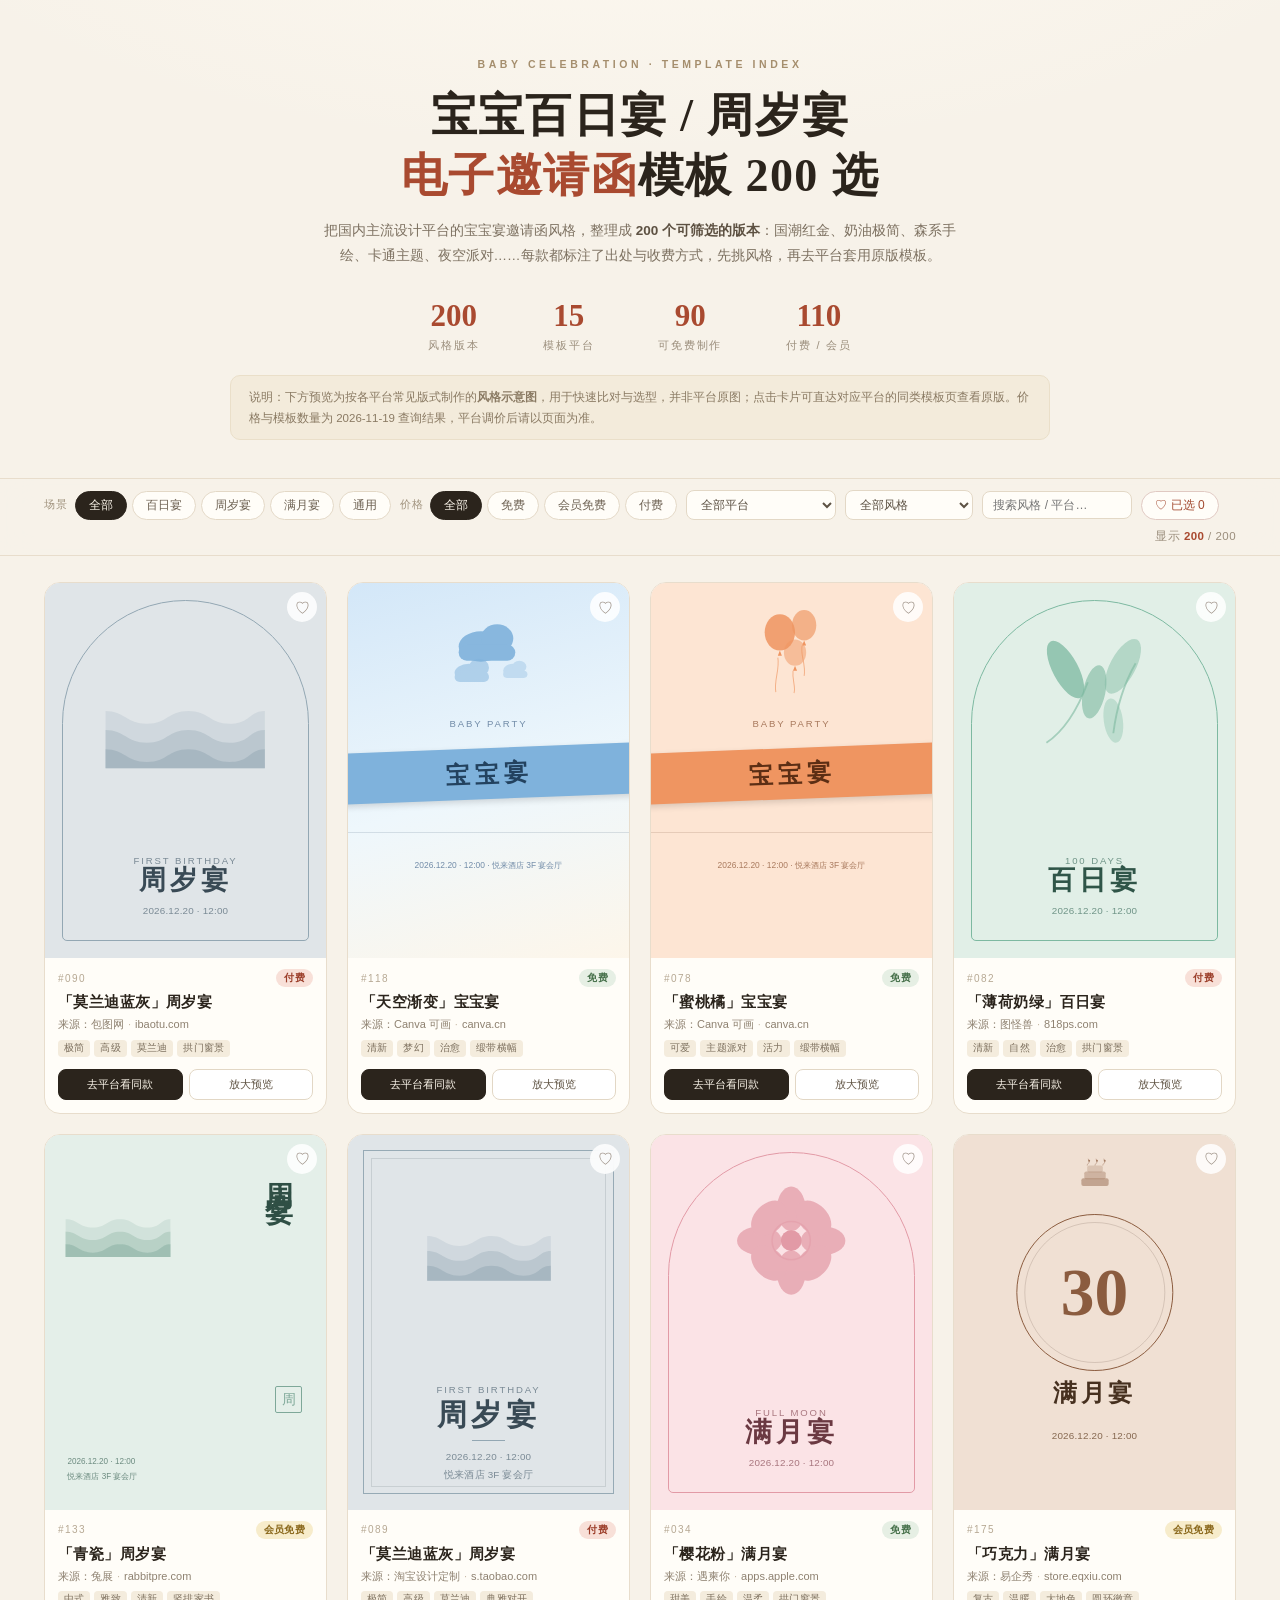
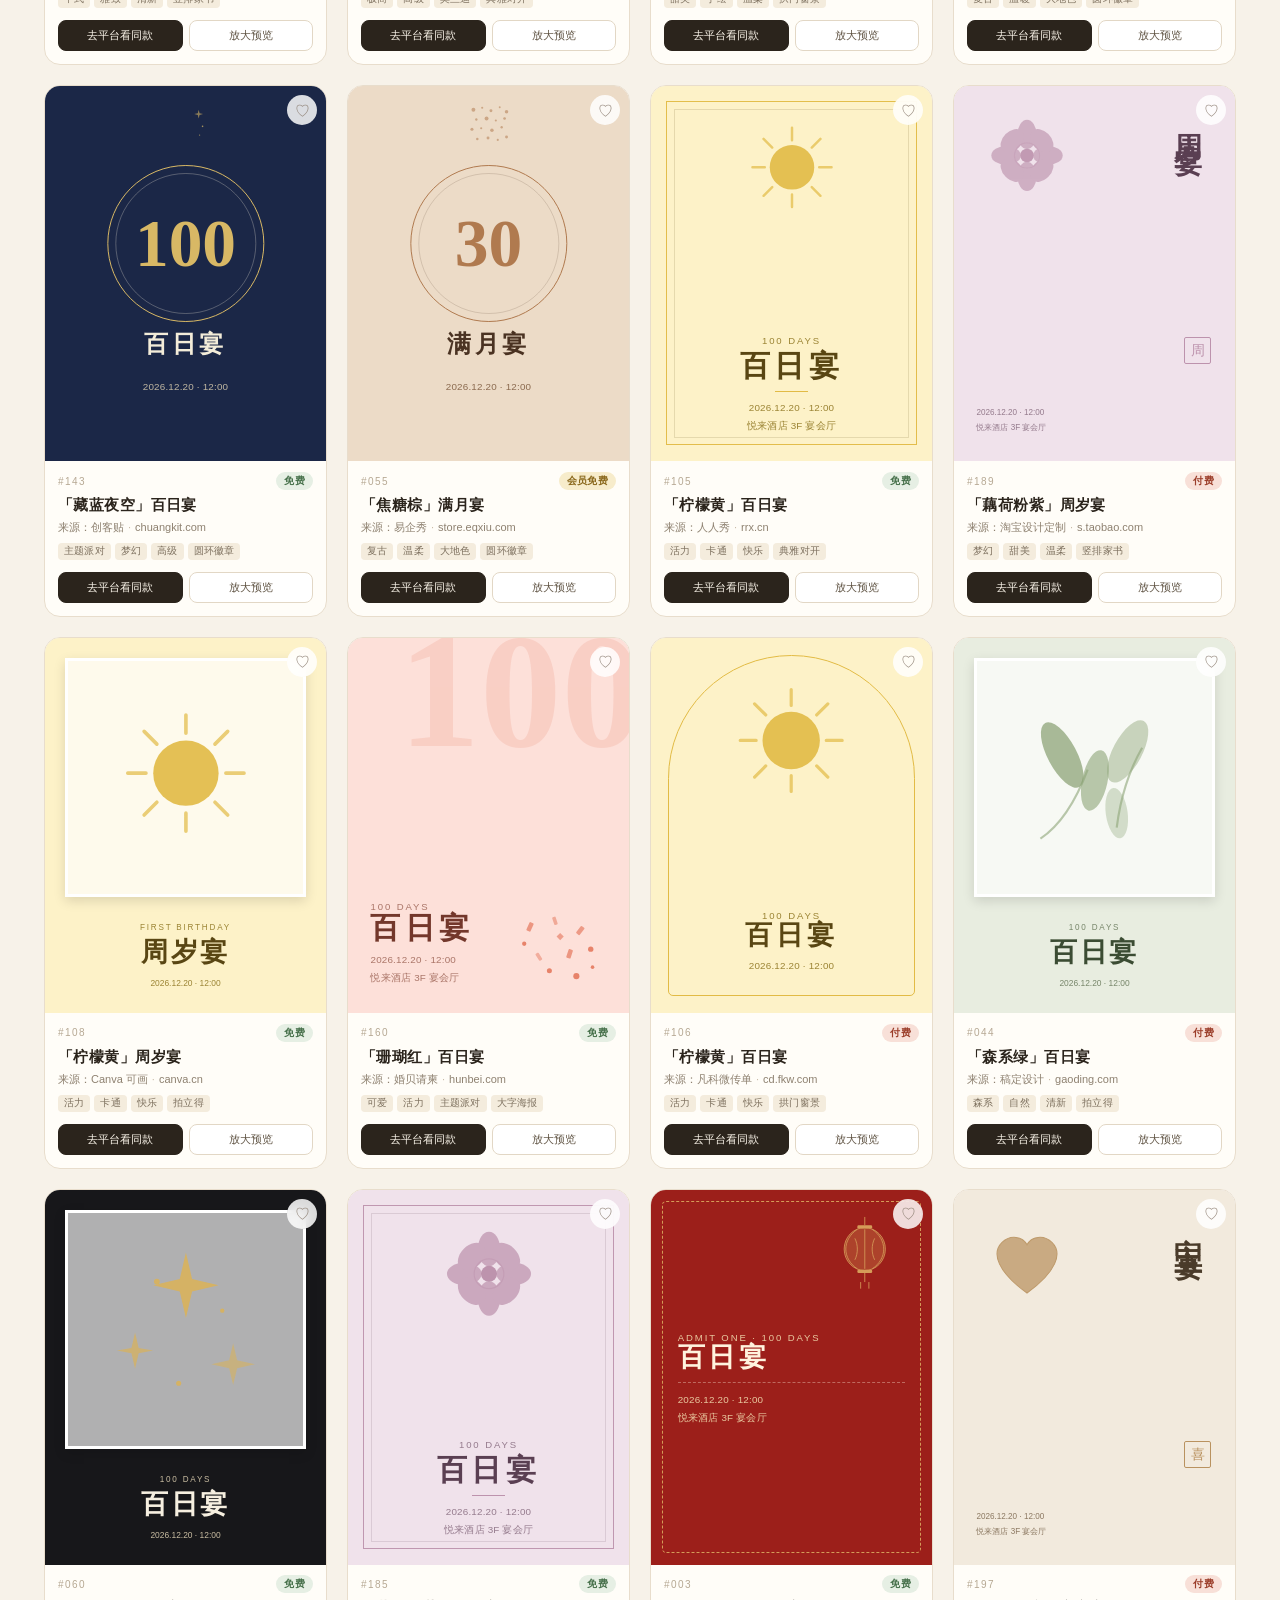
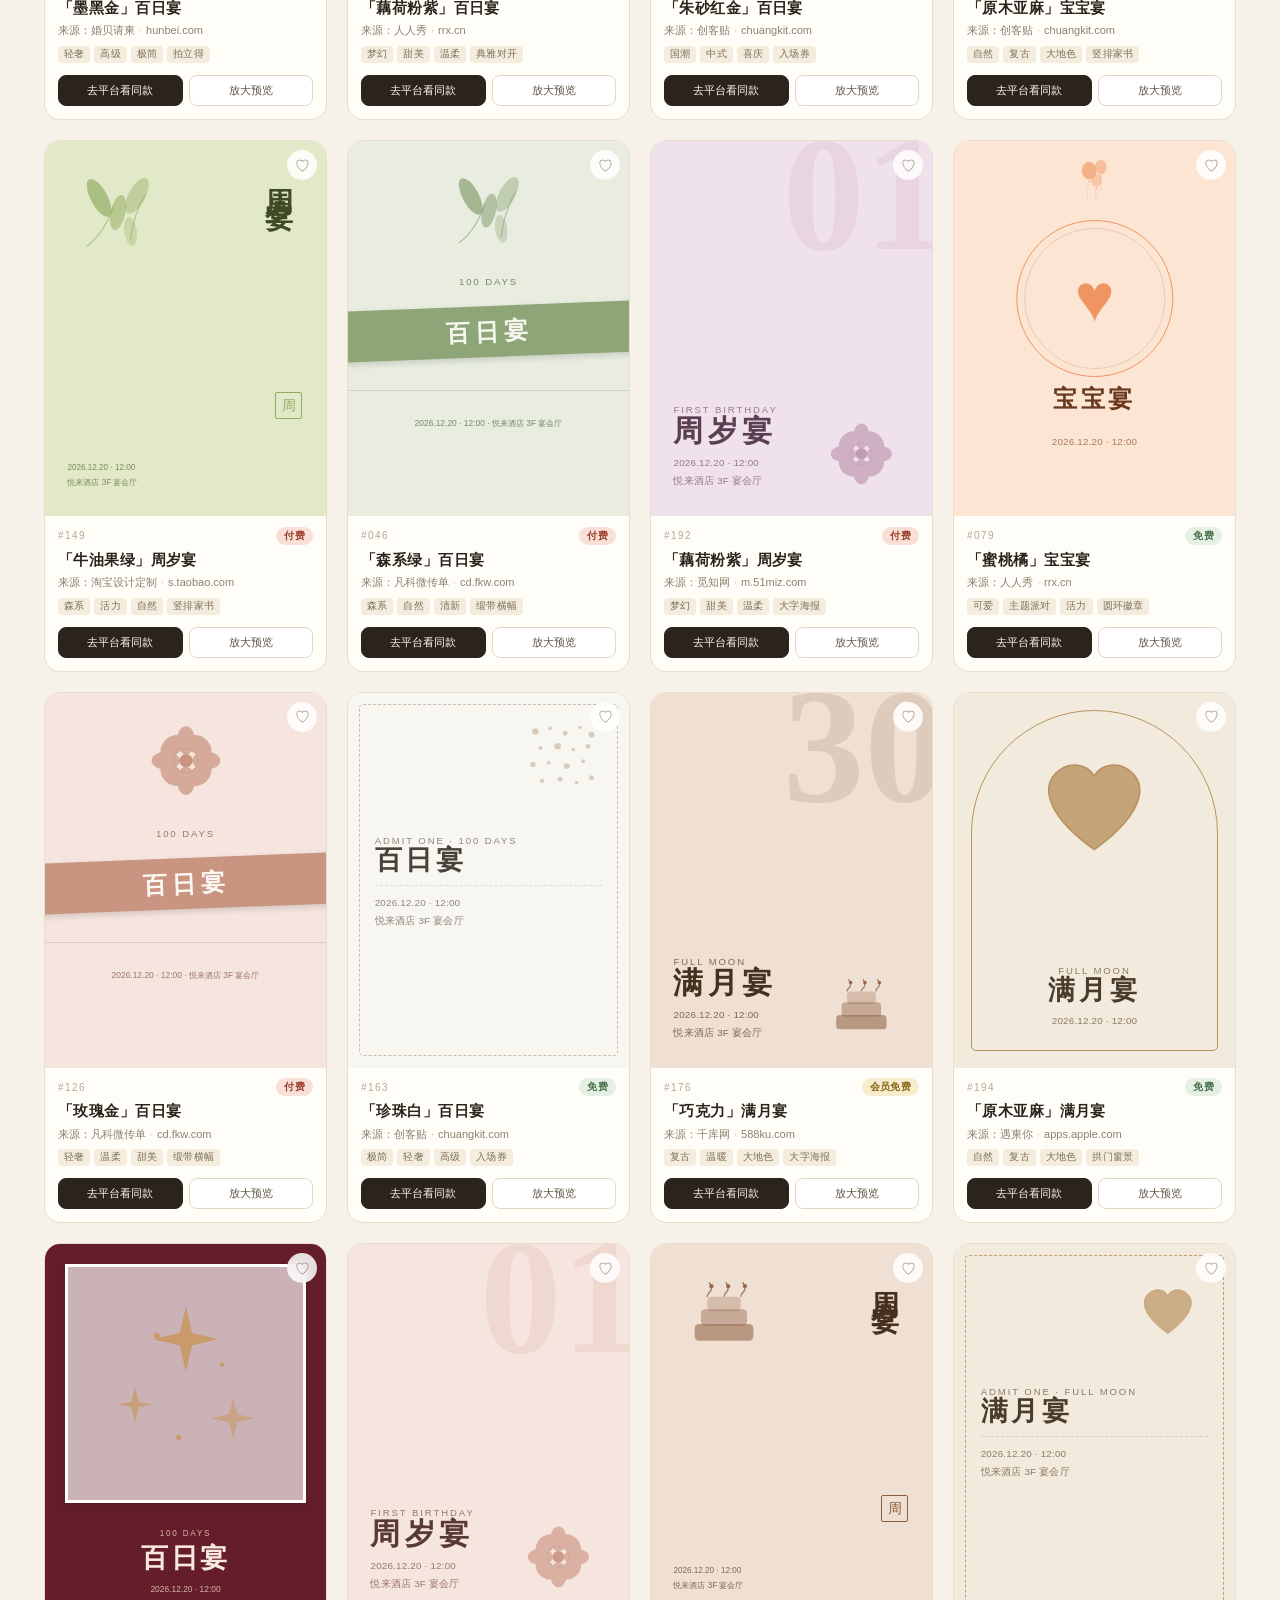
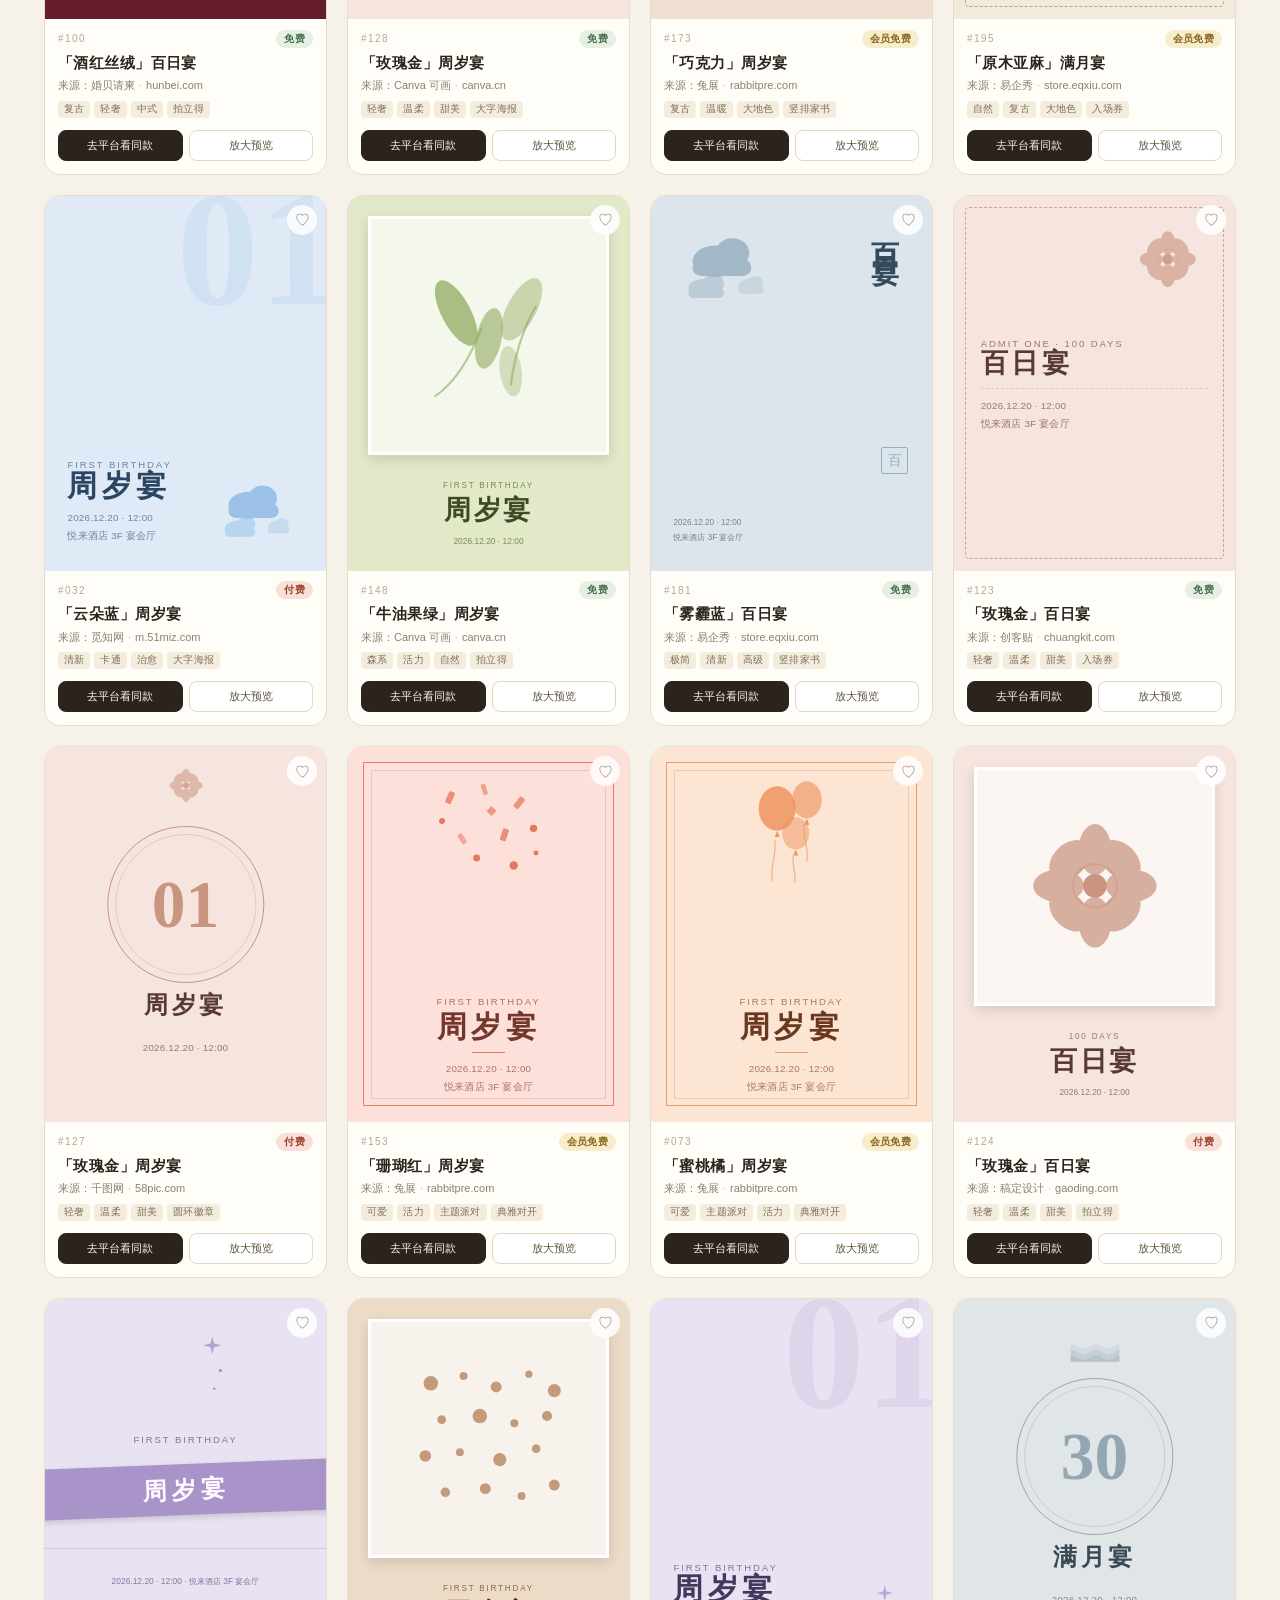
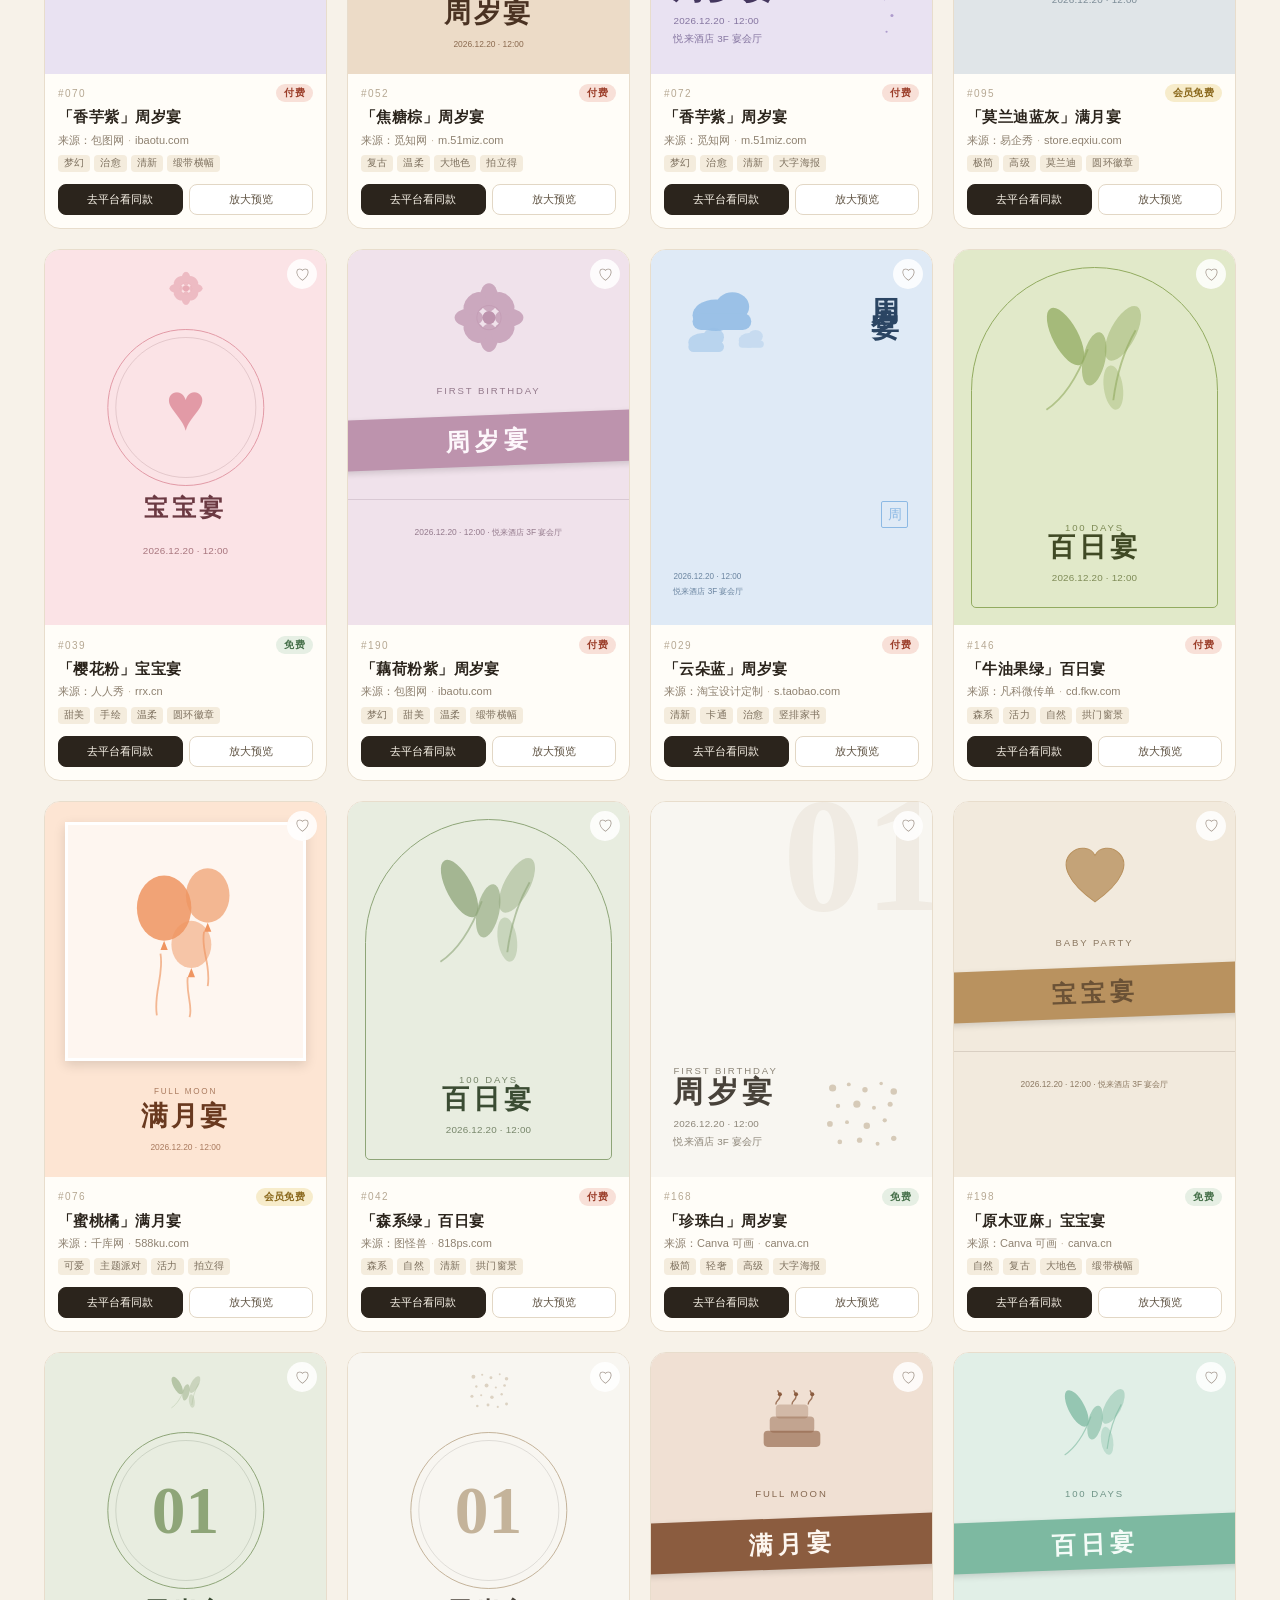
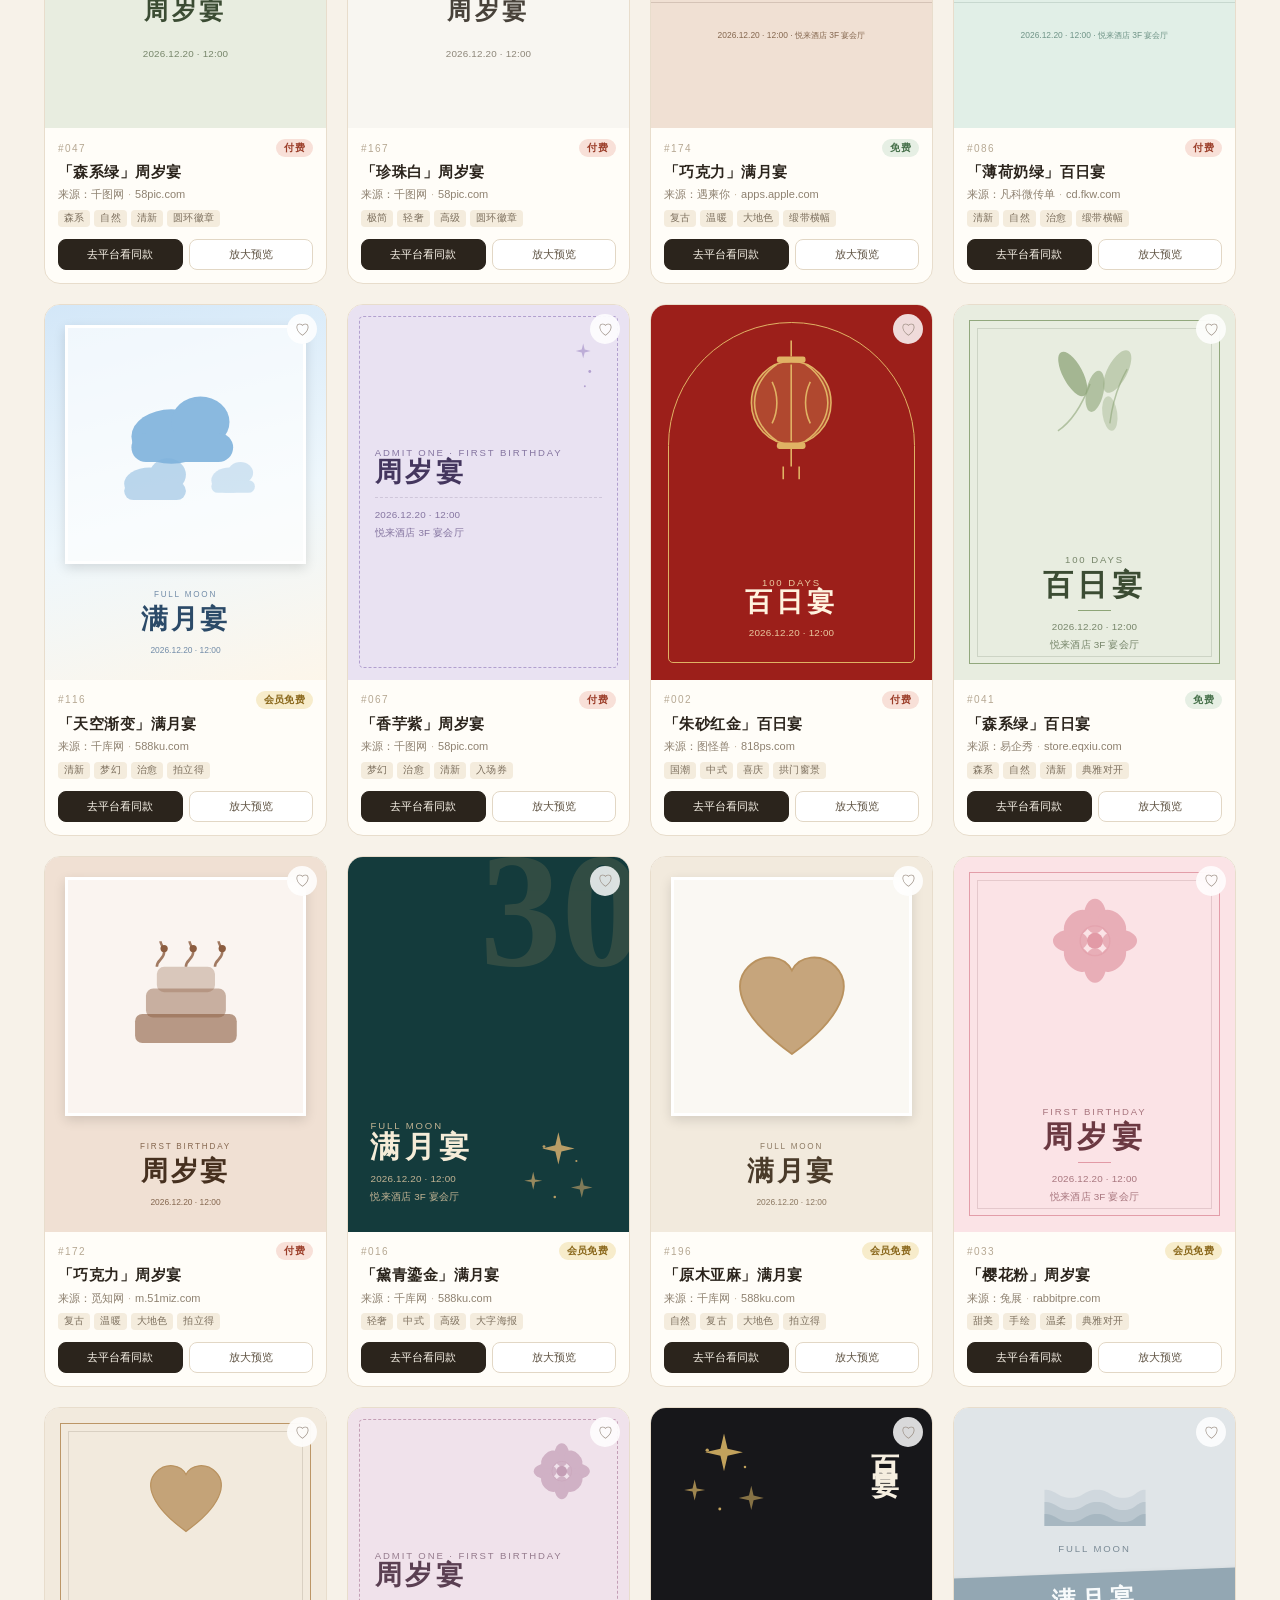
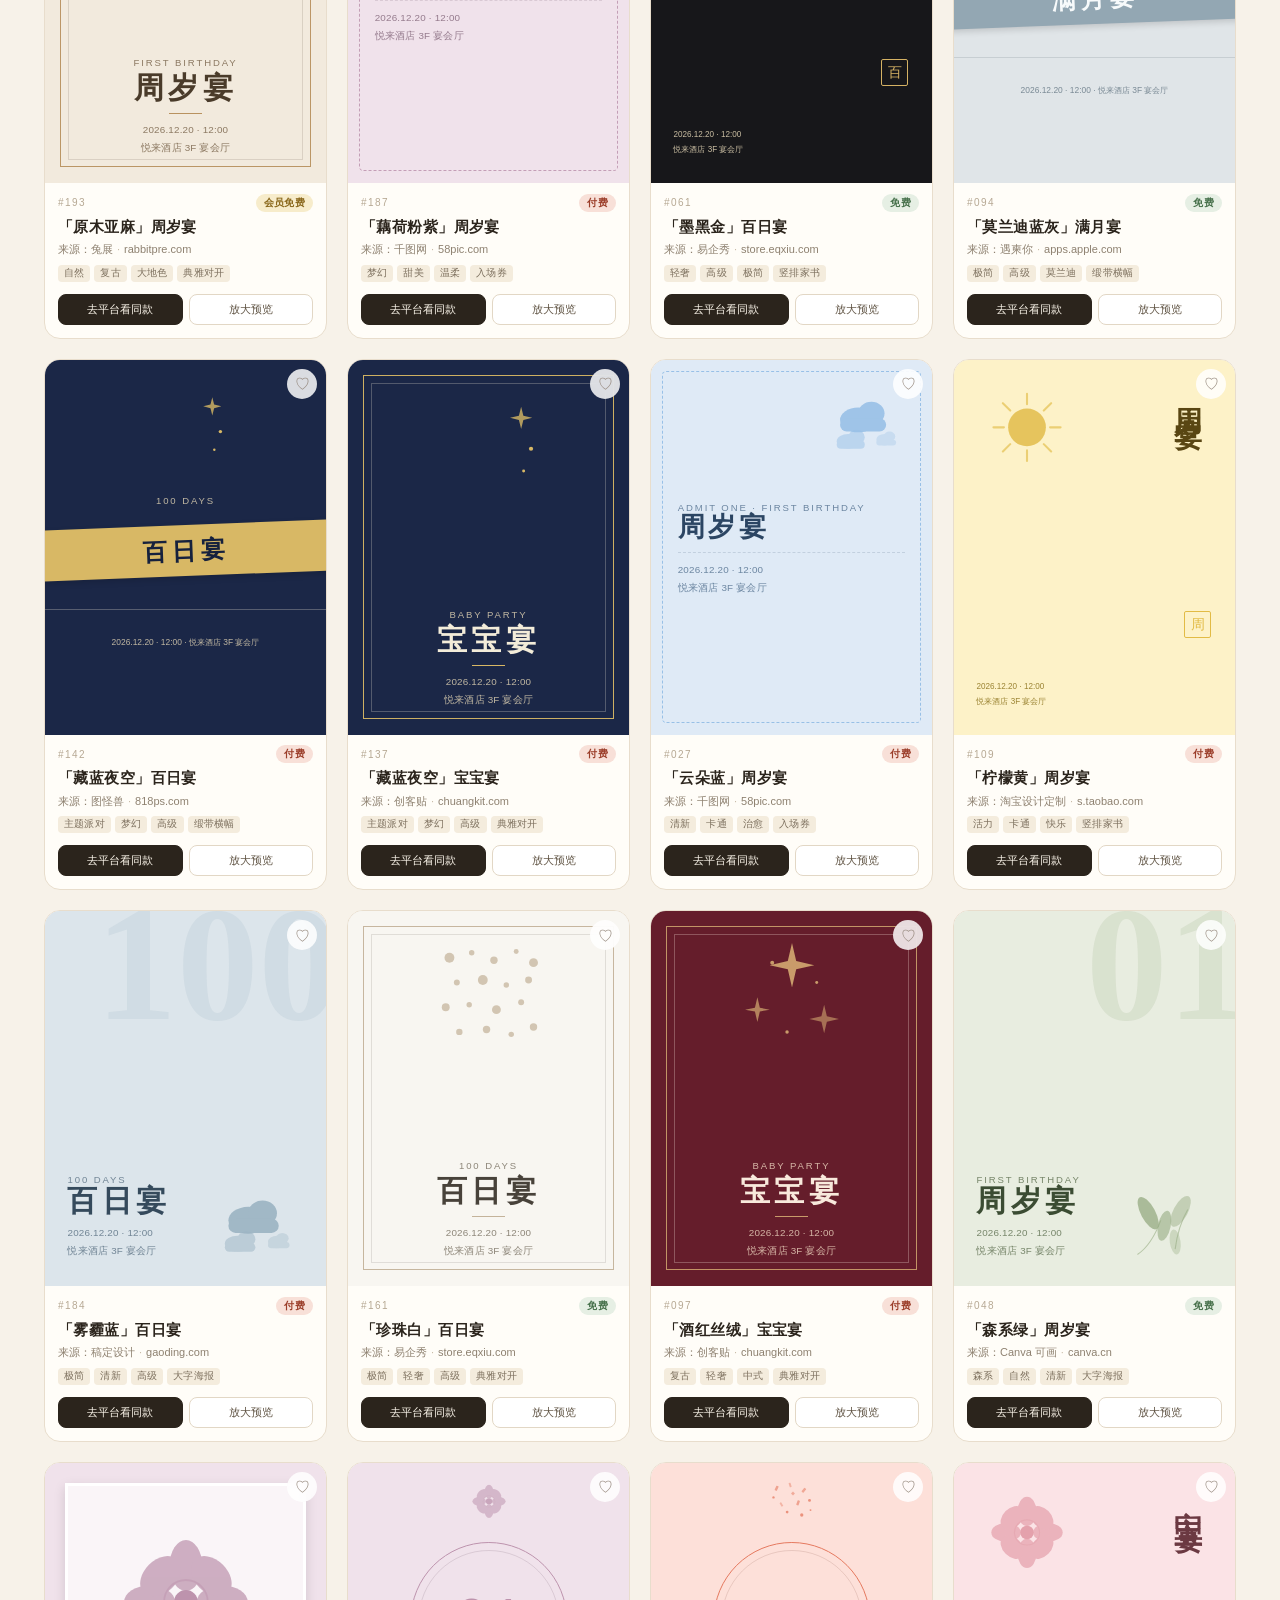
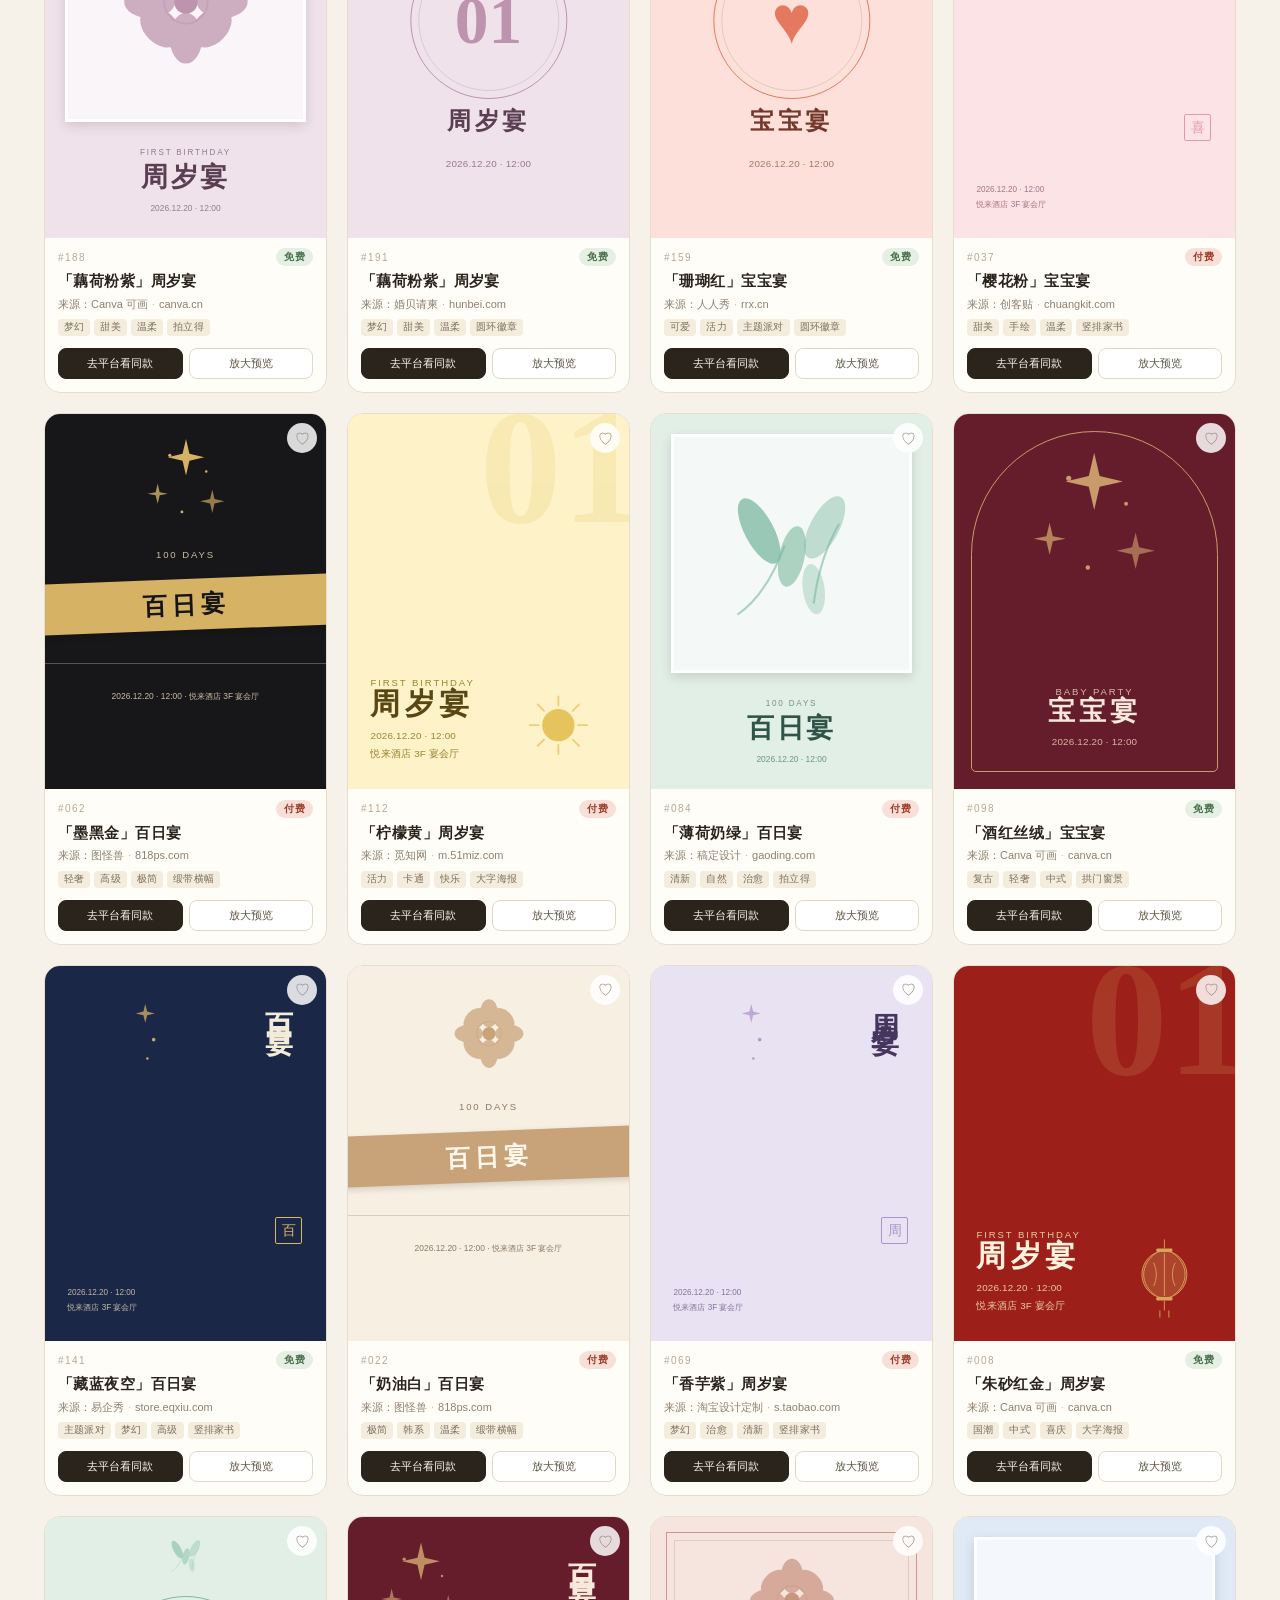
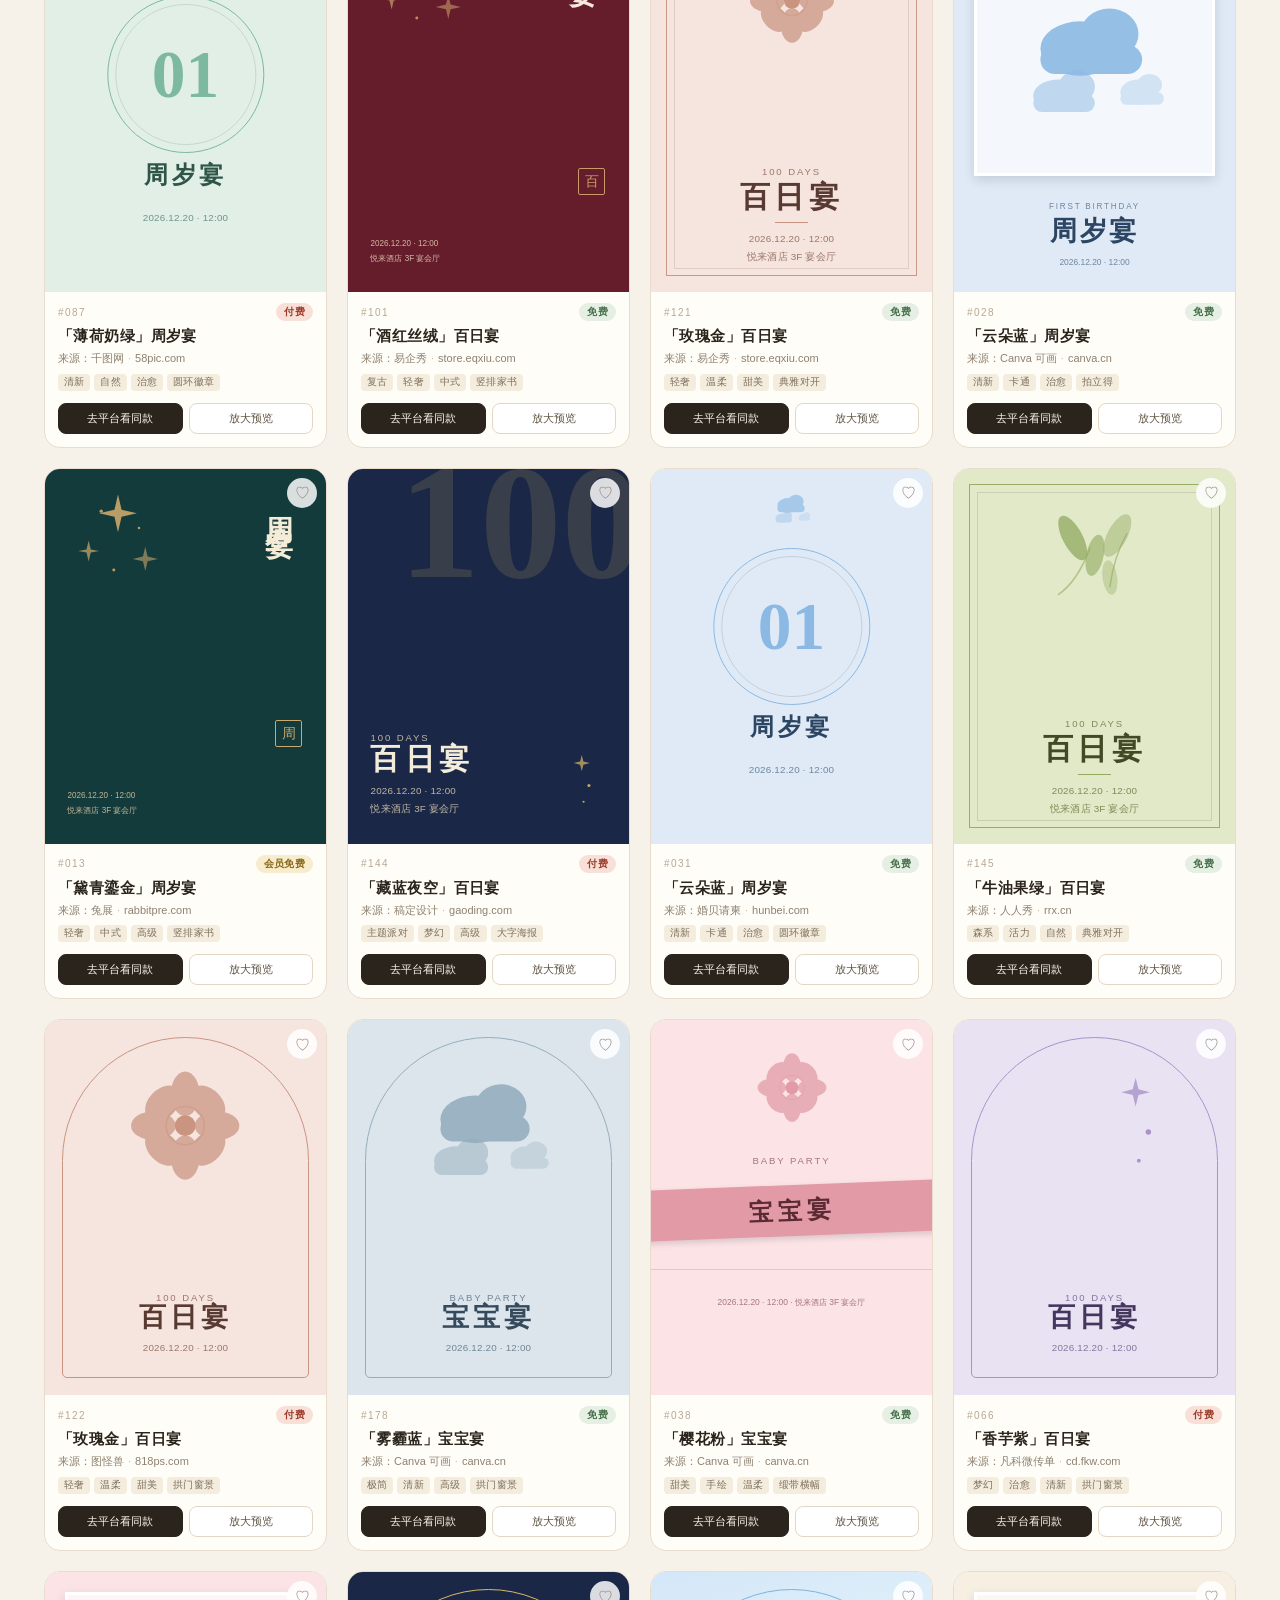
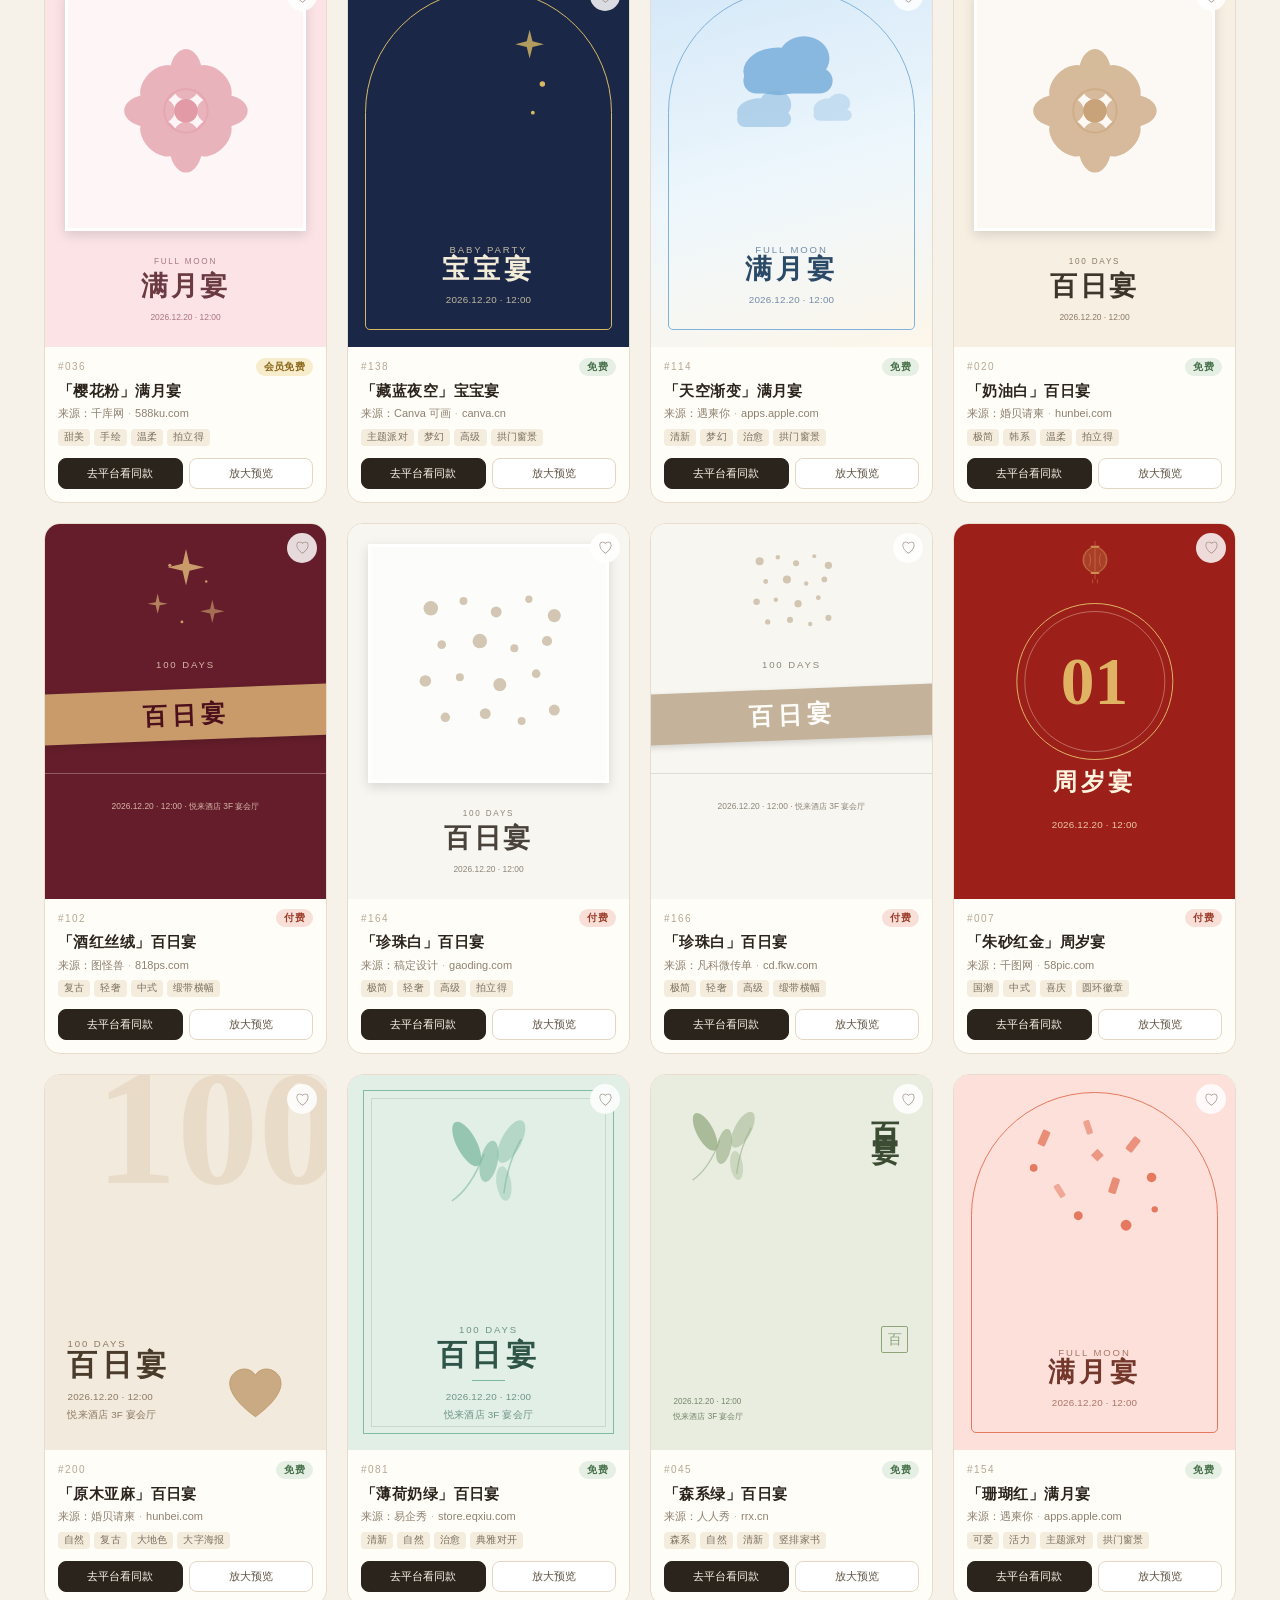
<file: baby-invitation-gallery.html>
<!DOCTYPE html>
<html lang="zh-CN">
<head>
<meta charset="UTF-8">
<meta name="viewport" content="width=device-width, initial-scale=1">
<title>宝宝百日宴 / 周岁宴 · 电子邀请函模板 200 选</title>
<style>
:root{
  --serif: "Noto Serif CJK SC","Noto Serif SC","Songti SC","STSong","SimSun",serif;
  --sans: -apple-system,BlinkMacSystemFont,"PingFang SC","Microsoft YaHei","Noto Sans CJK SC",sans-serif;
  --paper: #f7f2e9;
  --card: #fffdf8;
  --ink: #2b241c;
  --muted: #8a7f70;
  --line: #e8ddcc;
  --accent: #a94a30;
}
*{box-sizing:border-box}
html{scroll-behavior:smooth}
body{
  margin:0; background:var(--paper); color:var(--ink); font-family:var(--sans);
  -webkit-font-smoothing:antialiased;
  background-image: radial-gradient(1100px 420px at 50% -140px, #fdf9f1 0%, rgba(253,249,241,0) 70%);
}
a{color:inherit}
button{font-family:inherit}

/* ---------- header ---------- */
.hero{max-width:1180px;margin:0 auto;padding:58px 24px 8px;text-align:center}
.kicker{font-size:10.5px;letter-spacing:.34em;color:#a58e6d;font-weight:600}
.hero h1{font-family:var(--serif);font-weight:600;font-size:clamp(27px,4.2vw,46px);letter-spacing:.03em;line-height:1.3;margin:16px 0 12px}
.hero h1 em{font-style:normal;color:var(--accent)}
.hero .sub{max-width:660px;margin:0 auto;color:#7d7161;font-size:13.5px;line-height:1.9}
.hero .sub b{color:#5d5142;font-weight:600}
.stats{display:flex;justify-content:center;gap:clamp(26px,6vw,64px);margin:30px 0 6px}
.stat b{display:block;font-family:var(--serif);font-size:31px;font-weight:600;color:var(--accent);line-height:1.1}
.stat span{display:block;font-size:11px;letter-spacing:.16em;color:#9b8e7c;margin-top:5px}
.disclaimer{max-width:820px;margin:22px auto 0;padding:11px 18px;font-size:11.5px;line-height:1.8;color:#8a7a63;background:#f3ebdb;border:1px solid #eadfc9;border-radius:10px;text-align:left}

/* ---------- toolbar ---------- */
.toolbar{position:sticky;top:0;z-index:40;margin-top:30px;background:rgba(247,242,233,.9);backdrop-filter:blur(16px);-webkit-backdrop-filter:blur(16px);border-top:1px solid var(--line);border-bottom:1px solid var(--line)}
.toolbar-inner{max-width:1240px;margin:0 auto;padding:11px 24px;display:flex;align-items:center;gap:9px;flex-wrap:wrap}
.group{display:flex;gap:5px;flex-wrap:wrap;align-items:center}
.group .glabel{font-size:10.5px;color:#a2947f;letter-spacing:.08em;margin-right:2px}
.chip{border:1px solid #e3d8c6;background:#fffdf8;color:#6d6152;padding:5px 13px;border-radius:999px;font-size:12px;cursor:pointer;transition:.18s;white-space:nowrap}
.chip:hover{border-color:#c9b89c;color:#4a3f31}
.chip.active{background:var(--ink);border-color:var(--ink);color:#fdf7ec}
.fav-chip{border-color:#e0c9c2;color:#a34a30}
.fav-chip.active{background:var(--accent);border-color:var(--accent);color:#fff}
.ctrl{border:1px solid #e3d8c6;background:#fffdf8;color:#5d5244;font-size:12px;padding:6px 10px;border-radius:8px;outline:none;max-width:150px}
.ctrl:focus{border-color:#c0a887}
.search{width:170px}
.count{margin-left:auto;font-size:11.5px;color:#9b8e7c;letter-spacing:.04em;white-space:nowrap}
.count b{color:var(--accent);font-weight:600}

/* ---------- grid ---------- */
.wrap{max-width:1240px;margin:26px auto 0;padding:0 24px}
.grid{display:grid;grid-template-columns:repeat(auto-fill,minmax(224px,1fr));gap:20px}
.card{position:relative;background:var(--card);border:1px solid var(--line);border-radius:16px;overflow:hidden;display:flex;flex-direction:column;transition:transform .24s ease, box-shadow .24s ease, opacity .2s}
.card:hover{transform:translateY(-4px);box-shadow:0 20px 36px -20px rgba(74,54,32,.45)}
.card.hidden{display:none}
.thumb{position:relative;aspect-ratio:3/4;overflow:hidden;container-type:inline-size;background:#eee;cursor:zoom-in}
.thumb .inv{position:absolute;inset:0}
.fav{position:absolute;top:9px;right:9px;z-index:5;width:30px;height:30px;border-radius:50%;border:none;background:rgba(255,255,255,.84);backdrop-filter:blur(6px);color:#93867a;font-size:15px;line-height:1;cursor:pointer;display:grid;place-items:center;transition:.18s}
.fav:hover{color:#c2452d;transform:scale(1.08)}
.fav.on{color:#c2452d;background:#fff;box-shadow:0 3px 10px rgba(0,0,0,.12)}
.cardbody{padding:11px 13px 13px;display:flex;flex-direction:column;gap:4px;flex:1}
.rowline{display:flex;align-items:center;justify-content:space-between;gap:6px}
.idx{font-size:10px;letter-spacing:.14em;color:#b6a893;font-variant-numeric:tabular-nums}
.price{font-size:10px;padding:2px 8px;border-radius:999px;font-weight:600;letter-spacing:.03em;white-space:nowrap}
.price.free{background:#e6efe4;color:#46704a}
.price.member{background:#f7eccb;color:#8a681c}
.price.paid{background:#f8e0d8;color:#9b3d29}
.card h3{font-family:var(--serif);font-size:14.5px;font-weight:600;letter-spacing:.03em;margin:1px 0 0;line-height:1.4}
.meta2{font-size:11px;color:#8e8170;line-height:1.6;display:flex;gap:4px;flex-wrap:wrap}
.meta2 .dot{color:#c9bca8}
.tags{display:flex;gap:4px;flex-wrap:wrap;margin-top:2px}
.tag{font-size:9.5px;color:#7d705e;background:#f4ecdd;padding:2px 6px;border-radius:4px;letter-spacing:.02em}
.actions{margin-top:8px;display:flex;gap:6px}
.actions a,.actions button{flex:1;font-size:11px;text-align:center;padding:7px 2px;border-radius:8px;border:1px solid #e2d7c5;background:#fff;color:#615545;text-decoration:none;cursor:pointer;transition:.18s}
.actions a{background:#2b241c;border-color:#2b241c;color:#fdf7ec}
.actions a:hover{background:#3d3327}
.actions button:hover{border-color:#c1ac8d;background:#faf4e9}
.empty{display:none;text-align:center;padding:70px 0;color:#9b8e7c;font-size:13px}
.empty.show{display:block}

/* ---------- notes ---------- */
.notes{max-width:1180px;margin:58px auto 0;padding:0 24px}
.notes h2{font-family:var(--serif);font-size:22px;font-weight:600;letter-spacing:.04em;margin:0 0 6px}
.notes .lead{font-size:12.5px;color:#8a7f70;margin:0 0 18px;line-height:1.8}
.tips{display:grid;grid-template-columns:repeat(auto-fit,minmax(240px,1fr));gap:14px;margin-bottom:34px}
.tip{background:var(--card);border:1px solid var(--line);border-radius:14px;padding:18px 20px}
.tip b{display:block;font-family:var(--serif);font-size:15px;margin-bottom:6px;color:#4a3c2c}
.tip span{font-size:12px;line-height:1.85;color:#857966}
.tablebox{background:var(--card);border:1px solid var(--line);border-radius:14px;overflow:auto}
table{width:100%;border-collapse:collapse;min-width:680px}
th,td{padding:11px 14px;text-align:left;font-size:12px;border-bottom:1px solid #f0e7d8;vertical-align:top;line-height:1.6}
th{background:#f5eddf;font-size:11px;letter-spacing:.08em;color:#7d6c55;font-weight:600;white-space:nowrap}
tr:last-child td{border-bottom:none}
td.plat{font-weight:600;white-space:nowrap}
td a{color:#a94a30;text-decoration:none;border-bottom:1px solid rgba(169,74,48,.3)}
td a:hover{border-bottom-color:#a94a30}
.mini{display:inline-block;font-size:9.5px;padding:1px 7px;border-radius:999px;margin-left:6px;vertical-align:1px}
.mini.free{background:#e6efe4;color:#46704a}
.mini.member{background:#f7eccb;color:#8a681c}
.mini.paid{background:#f8e0d8;color:#9b3d29}
.foot{max-width:1180px;margin:46px auto 0;padding:24px 24px 54px;border-top:1px solid var(--line);font-size:11px;color:#a39683;line-height:1.9}
.foot b{color:#7d7161}

/* ---------- modal ---------- */
.modal{position:fixed;inset:0;z-index:80;display:none;align-items:center;justify-content:center;padding:20px;background:rgba(38,29,19,.55);backdrop-filter:blur(5px)}
.modal.open{display:flex}
.panel{position:relative;background:#fdf9f1;border-radius:20px;width:100%;max-width:860px;max-height:90vh;overflow:auto;display:grid;grid-template-columns:330px 1fr;box-shadow:0 40px 90px rgba(0,0,0,.38)}
.preview{padding:22px;background:#f3ecdf;display:flex;align-items:center;justify-content:center;border-radius:20px 0 0 20px}
.preview .thumb{width:100%;border-radius:10px;box-shadow:0 16px 34px rgba(60,40,20,.22);cursor:default}
.info{padding:28px 30px 26px;display:flex;flex-direction:column}
.info .mclose{position:absolute;top:16px;right:18px;width:32px;height:32px;border-radius:50%;border:1px solid #e4d8c6;background:#fffdf8;color:#7c6f5e;font-size:18px;cursor:pointer}
.info h2{font-family:var(--serif);font-size:25px;font-weight:600;line-height:1.35;margin:4px 38px 10px 0}
.info .imeta{font-size:12px;color:#8a7d6b;line-height:1.9;margin-bottom:12px}
.info .imeta b{color:#5c4f3e;font-weight:600}
.info .desc{font-size:12.5px;line-height:1.9;color:#6f6252;margin:10px 0 16px}
.info .tagrow{display:flex;gap:5px;flex-wrap:wrap;margin-bottom:18px}
.info .tagrow .tag{font-size:10px;padding:3px 8px}
.ibtn{display:block;text-align:center;text-decoration:none;font-size:13px;padding:11px;border-radius:10px;margin-top:8px;cursor:pointer;border:1px solid #e0d4c1;background:#fff;color:#5c4f3e}
.ibtn.primary{background:#2b241c;border-color:#2b241c;color:#fdf7ec}
.ibtn:hover{filter:brightness(1.05)}
.hint{font-size:10.5px;color:#a39683;line-height:1.7;margin-top:12px}

@media(max-width:900px){
  .grid{grid-template-columns:repeat(auto-fill,minmax(190px,1fr));gap:16px}
  .panel{grid-template-columns:1fr;max-width:440px}
  .preview{border-radius:20px 20px 0 0;padding:18px}
  .preview .thumb{width:70%;max-width:230px}
}
@media(max-width:560px){
  .hero{padding-top:40px}
  .stats{gap:26px}
  .grid{grid-template-columns:repeat(2,1fr);gap:12px}
  .card h3{font-size:13px}
  .actions{flex-direction:column}
  .count{margin-left:0;width:100%}
  .toolbar-inner{padding:9px 14px;gap:7px}
  .ctrl{max-width:100%}
  .search{width:100%}
  .wrap,.notes{padding:0 14px}
  .cardbody{padding:9px 10px 11px}
  .info{padding:22px 20px}
}

/* ---------- invitation preview design system ---------- */
.inv{background:var(--bg);color:var(--ink);overflow:hidden;font-family:var(--sans)}
.inv .eyebrow{font-size:3.4cqw;letter-spacing:.2em;color:var(--sub);font-weight:500;text-transform:uppercase}
.inv .main{font-family:var(--serif);font-size:10.5cqw;letter-spacing:.14em;line-height:1.12;font-weight:600}
.inv .meta{font-size:3.5cqw;line-height:1.85;color:var(--sub);letter-spacing:.02em}
.inv .motif{color:var(--accent);pointer-events:none}
.inv .motif svg{display:block;width:100%;height:100%}

/* center */
.l-center .frame{position:absolute;inset:5.5cqw;border:1px solid var(--accent);opacity:.95}
.l-center .frame::after{content:"";position:absolute;inset:2.3cqw;border:1px solid var(--line)}
.l-center .motif{position:absolute;top:8cqw;left:50%;transform:translateX(-50%);width:62%;height:33%}
.l-center .txt{position:absolute;left:10cqw;right:10cqw;bottom:9cqw;text-align:center}
.l-center .main{margin-top:1.6cqw}
.l-center .rule{width:12cqw;height:1px;background:var(--accent);margin:2.6cqw auto}

/* arch */
.l-arch{padding:6cqw}
.l-arch .arch{position:relative;width:100%;height:100%;border:1px solid var(--accent);border-radius:50cqw 50cqw 2cqw 2cqw;overflow:hidden}
.l-arch .motif{position:absolute;top:3cqw;left:12%;width:76%;height:47%}
.l-arch .txt{position:absolute;left:5cqw;right:5cqw;bottom:7cqw;text-align:center}
.l-arch .main{font-size:9.5cqw}
.l-arch .meta{margin-top:2cqw}

/* ticket */
.l-ticket{padding:7cqw 6.5cqw}
.l-ticket::before{content:"";position:absolute;inset:4cqw;border:1px dashed var(--accent);border-radius:1.5cqw;opacity:.85}
.l-ticket .motif{position:absolute;top:8cqw;right:7cqw;width:34%;height:22%;opacity:.85}
.l-ticket .txt{position:absolute;left:9.5cqw;right:9.5cqw;top:38%}
.l-ticket .main{font-size:9.5cqw}
.l-ticket .dash{border-top:1px dashed var(--line);margin:3cqw 0}

/* polaroid */
.l-polaroid .photo{position:absolute;inset:7cqw 7cqw 31%;background:rgba(255,255,255,.66);border:1.1cqw solid #fff;box-shadow:0 1.6cqw 4cqw rgba(0,0,0,.13);display:flex;align-items:center;justify-content:center}
.l-polaroid .photo .motif{width:78%;height:78%}
.l-polaroid .cap{position:absolute;left:8cqw;right:8cqw;bottom:8cqw;text-align:center}
.l-polaroid .cap span{display:block;font-size:2.9cqw;letter-spacing:.22em;color:var(--sub)}
.l-polaroid .cap b{display:block;font-family:var(--serif);font-size:9.5cqw;letter-spacing:.1em;margin:.8cqw 0;font-weight:600}
.l-polaroid .cap i{font-style:normal;font-size:3cqw;color:var(--sub)}

/* vertical */
.l-vertical .motif{position:absolute;left:5cqw;top:6cqw;width:42%;height:28%;opacity:.9}
.l-vertical .vtext{position:absolute;top:9cqw;right:11cqw;height:56%;writing-mode:vertical-rl;font-family:var(--serif);font-size:10cqw;letter-spacing:.22em;line-height:1.2;font-weight:600}
.l-vertical .seal{position:absolute;right:8.5cqw;top:67%;width:9.5cqw;height:9.5cqw;border:1px solid var(--accent);color:var(--accent);display:grid;place-items:center;font-family:var(--serif);font-size:5cqw;border-radius:.7cqw}
.l-vertical .vmeta{position:absolute;left:8cqw;bottom:9cqw;max-width:40%;font-size:2.9cqw;color:var(--sub);line-height:1.8}

/* ribbon */
.l-ribbon .motif{position:absolute;top:6cqw;left:50%;transform:translateX(-50%);width:64%;height:27%}
.l-ribbon .top{position:absolute;top:36%;left:0;right:0;text-align:center}
.l-ribbon .band{position:absolute;top:44%;left:-3%;right:-3%;background:var(--accent);color:var(--on);text-align:center;padding:3.4cqw 0;font-family:var(--serif);font-size:8.6cqw;letter-spacing:.2em;transform:rotate(-2.2deg);box-shadow:0 1cqw 2.4cqw rgba(0,0,0,.14);font-weight:600}
.l-ribbon .foot{position:absolute;bottom:11cqw;left:0;right:0;text-align:center;font-size:3cqw;color:var(--sub)}

/* circle */
.l-circle .motif{position:absolute;top:5cqw;left:50%;transform:translateX(-50%);width:28%;height:13%;opacity:.75}
.l-circle .ring{position:absolute;top:21%;left:50%;transform:translateX(-50%);width:56cqw;height:56cqw;border:1px solid var(--accent);border-radius:50%;display:grid;place-items:center}
.l-circle .ring::after{content:"";position:absolute;inset:2.6cqw;border:1px solid var(--line);border-radius:50%}
.l-circle .num{font-family:var(--serif);font-size:24cqw;line-height:1;color:var(--accent);font-weight:600}
.l-circle > .main{position:absolute;top:65%;left:0;right:0;text-align:center;font-size:8.6cqw}
.l-circle > .meta{position:absolute;top:78%;left:0;right:0;text-align:center}

/* poster */
.l-poster .bignum{position:absolute;top:-7cqw;right:-5cqw;font-family:var(--serif);font-size:58cqw;line-height:.9;color:var(--accent);opacity:.16;font-weight:700}
.l-poster .motif{position:absolute;right:6cqw;bottom:6cqw;width:38%;height:24%;opacity:.9}
.l-poster .txt{position:absolute;left:8cqw;bottom:9cqw;right:37%}
.l-poster .main{font-size:10.5cqw}
.l-poster .meta{margin-top:2.2cqw}
</style>
</head>
<body>

<header class="hero">
  <div class="kicker">BABY CELEBRATION · TEMPLATE INDEX</div>
  <h1>宝宝百日宴 / 周岁宴<br><em>电子邀请函</em>模板 200 选</h1>
  <p class="sub">把国内主流设计平台的宝宝宴邀请函风格，整理成 <b>200 个可筛选的版本</b>：国潮红金、奶油极简、森系手绘、卡通主题、夜空派对……每款都标注了出处与收费方式，先挑风格，再去平台套用原版模板。</p>
  <div class="stats">
    <div class="stat"><b>200</b><span>风格版本</span></div>
    <div class="stat"><b>15</b><span>模板平台</span></div>
    <div class="stat"><b id="statFree">0</b><span>可免费制作</span></div>
    <div class="stat"><b id="statPaid">0</b><span>付费 / 会员</span></div>
  </div>
  <div class="disclaimer">说明：下方预览为按各平台常见版式制作的<b>风格示意图</b>，用于快速比对与选型，并非平台原图；点击卡片可直达对应平台的同类模板页查看原版。价格与模板数量为 2026-11-19 查询结果，平台调价后请以页面为准。</div>
</header>

<div class="toolbar">
  <div class="toolbar-inner">
    <div class="group" id="eventChips">
      <span class="glabel">场景</span>
      <button class="chip active" data-event="all">全部</button>
      <button class="chip" data-event="百日宴">百日宴</button>
      <button class="chip" data-event="周岁宴">周岁宴</button>
      <button class="chip" data-event="满月宴">满月宴</button>
      <button class="chip" data-event="宝宝宴">通用</button>
    </div>
    <div class="group" id="priceChips">
      <span class="glabel">价格</span>
      <button class="chip active" data-price="all">全部</button>
      <button class="chip" data-price="免费">免费</button>
      <button class="chip" data-price="会员免费">会员免费</button>
      <button class="chip" data-price="付费">付费</button>
    </div>
    <select class="ctrl" id="platformSel" aria-label="按平台筛选"></select>
    <select class="ctrl" id="styleSel" aria-label="按风格筛选"></select>
    <input class="ctrl search" id="searchInput" type="search" placeholder="搜索风格 / 平台…" aria-label="搜索">
    <button class="chip fav-chip" id="favBtn">♡ 已选 <span id="favCount">0</span></button>
    <div class="count">显示 <b id="shownCount">200</b> / 200</div>
  </div>
</div>

<main class="wrap">
  <div class="grid" id="grid"></div>
  <div class="empty" id="empty">没有匹配的版本，试试放宽筛选条件。</div>
</main>

<section class="notes">
  <h2>怎么从这 200 款里挑一款</h2>
  <p class="lead">先定场景和色系，再看排版与收费方式。宝宝宴通常发微信，优先选手机竖版（H5 或 3:4 海报）。</p>
  <div class="tips">
    <div class="tip"><b>01 · 先看长辈与朋友的接受度</b><span>发给长辈多的，选朱砂红金、酒红丝绒、青瓷这类中式配色；发给同龄朋友多的，奶油白、莫兰迪、森系更出片。</span></div>
    <div class="tip"><b>02 · 照片决定版式</b><span>有 1 张正脸萌照：拍立得、拱门窗景、圆环徽章最稳；有 3–6 张成长照：选竖排家书或多图 H5 翻页。</span></div>
    <div class="tip"><b>03 · 预算与版权</b><span>只想快速出片：婚贝、易企秀、人人秀的免费模板足够；要源文件或商用：图怪兽、稿定、千图、包图开会员；懒得改字：淘宝代做约 ¥9。</span></div>
  </div>

  <h2>平台收费与出处一览</h2>
  <p class="lead">以下为本次查询到的实际情况，点击平台名可跳转对应模板页。模板数量为平台页面显示的规模或专题数量。</p>
  <div class="tablebox">
    <table>
      <thead><tr><th>平台</th><th>宝宝宴模板情况</th><th>收费方式</th><th>入口</th></tr></thead>
      <tbody>
        <tr><td class="plat">婚贝请柬<span class="mini free">免费</span></td><td>上千套免费模板，含百日宴、满月、周岁，手机端 3–5 分钟制作</td><td>模板免费制作，无模板费</td><td><a href="https://www.hunbei.com/" target="_blank" rel="noopener">hunbei.com</a></td></tr>
        <tr><td class="plat">易企秀<span class="mini free">免费</span><span class="mini member">会员</span></td><td>宝宝宴 H5 专题，含“免费”“会员免费用”两类，平台称 10 万+ 模板</td><td>免费模板可直接用；部分标“会员免费用”</td><td><a href="https://store.eqxiu.com/list-h5/sc894932a895461/" target="_blank" rel="noopener">宝宝宴 H5 专题</a></td></tr>
        <tr><td class="plat">图怪兽<span class="mini paid">付费</span></td><td>“周岁邀请函”“周岁宴邀请函”专题，卡通、手绘、中国风、小清新等</td><td>个人 VIP ¥59/年、SVIP ¥99/年、连续包月 ¥29</td><td><a href="https://818ps.com/canvas/zhousuiyaoqinghan" target="_blank" rel="noopener">周岁邀请函专题</a></td></tr>
        <tr><td class="plat">稿定设计<span class="mini paid">付费</span></td><td>海报 / H5 邀请函模板库，支持在线改字换图</td><td>会员制；企业版 ¥798/年</td><td><a href="https://www.gaoding.com/" target="_blank" rel="noopener">gaoding.com</a></td></tr>
        <tr><td class="plat">凡科微传单<span class="mini paid">付费</span></td><td>“宝宝百日宴邀请函”等 H5 模板，微信扫码预览</td><td>单模板 ¥49，会员免费</td><td><a href="https://cd.fkw.com/template_173241.html" target="_blank" rel="noopener">百日宴模板页</a></td></tr>
        <tr><td class="plat">千图网<span class="mini paid">付费</span></td><td>约 30+ 张百日宴邀请函海报 / 展板素材，含源文件</td><td>VIP 下载，部分可在线编辑</td><td><a href="https://www.58pic.com/tupian-guanggao/bairiyanyaoqinghan.html" target="_blank" rel="noopener">百日宴邀请函</a></td></tr>
        <tr><td class="plat">包图网<span class="mini paid">付费</span></td><td>“百日宴”专题 539+ 图片素材，含 H5 请柬界面、迎宾展板</td><td>VIP 下载</td><td><a href="https://ibaotu.com/tupian/bairiyan.html" target="_blank" rel="noopener">百日宴素材</a></td></tr>
        <tr><td class="plat">千库网<span class="mini member">会员</span></td><td>宝宝百日宴/满月宴邀请函 Word、海报模板</td><td>会员免费下载</td><td><a href="https://588ku.com/" target="_blank" rel="noopener">588ku.com</a></td></tr>
        <tr><td class="plat">觅知网<span class="mini paid">付费</span></td><td>周岁邀请函、宝宝周岁宴海报、展板模板</td><td>VIP 下载</td><td><a href="https://m.51miz.com/so-muban/250078.html" target="_blank" rel="noopener">周岁邀请函专题</a></td></tr>
        <tr><td class="plat">创客贴<span class="mini free">免费</span><span class="mini paid">付费</span></td><td>邀请函模板分免费版与收费版，可在线替换照片文字</td><td>免费模板 0 元；收费模板多在 ¥10 以内</td><td><a href="https://www.chuangkit.com/" target="_blank" rel="noopener">chuangkit.com</a></td></tr>
        <tr><td class="plat">Canva 可画<span class="mini free">免费</span></td><td>海量邀请函模板，含生日、宝宝派对类，支持手机端编辑</td><td>免费模板 + Pro 会员素材</td><td><a href="https://www.canva.cn/" target="_blank" rel="noopener">canva.cn</a></td></tr>
        <tr><td class="plat">人人秀<span class="mini free">免费</span></td><td>百日宴 / 宝宝宴邀请函专题，标注“可商用”，3 分钟套用</td><td>免费 + 会员模板</td><td><a href="https://rrx.cn/content-a1fdam" target="_blank" rel="noopener">百日宴邀请函</a></td></tr>
        <tr><td class="plat">兔展<span class="mini member">会员</span></td><td>H5 邀请函模板库，宝宝宴 / 生日场景</td><td>免费 + 会员模板</td><td><a href="https://www.rabbitpre.com/" target="_blank" rel="noopener">rabbitpre.com</a></td></tr>
        <tr><td class="plat">遇柬你 App<span class="mini free">免费</span></td><td>满月、百日、生日请柬模板，手机 App 内直接制作</td><td>模板免费使用</td><td><a href="https://apps.apple.com/cn/app/id1622778333" target="_blank" rel="noopener">App Store</a></td></tr>
        <tr><td class="plat">淘宝设计定制<span class="mini paid">付费</span></td><td>电子邀请函代做 / 可自行编辑，粉色、红色新中式等</td><td>约 ¥8.99–9.90 / 份</td><td><a href="https://s.taobao.com/search?q=%E7%99%BE%E6%97%A5%E5%AE%B4%E7%94%B5%E5%AD%90%E8%AF%B7%E6%9F%AC" target="_blank" rel="noopener">淘宝搜索</a></td></tr>
      </tbody>
    </table>
  </div>
</section>

<footer class="foot">
  <b>使用建议：</b>先在本页用「场景 + 价格 + 风格」筛到 5–8 款，点开「去平台看同款」对比原版；确定风格后，把宝宝小名、日期、酒店、照片准备好，再进编辑器替换。<br>
  <b>关于预览：</b>本页 200 个预览均为按平台常见风格生成的示意排版，用于选型参考；平台原版模板的字体、插画、动画以各平台页面为准。<br>
  <b>查询日期：</b>2026-11-19 · 价格与模板数量可能随平台活动变化。
</footer>

<div class="modal" id="modal">
  <div class="panel">
    <div class="preview"><div class="thumb" id="modalThumb"></div></div>
    <div class="info">
      <button class="mclose" id="modalClose" aria-label="关闭">×</button>
      <div class="idx" id="mIdx"></div>
      <h2 id="mTitle"></h2>
      <div class="imeta" id="mMeta"></div>
      <div class="tagrow" id="mTags"></div>
      <div class="desc" id="mDesc"></div>
      <a class="ibtn primary" id="mLink" href="#" target="_blank" rel="noopener">去平台看同款模板 →</a>
      <button class="ibtn" id="mCopy">复制定制需求（发给设计师/商家）</button>
      <button class="ibtn" id="mFav">♡ 加入已选</button>
      <div class="hint">提示：平台内搜索“百日宴 / 周岁宴 / 宝宝宴 邀请函”，即可找到同类原版模板；预览仅为风格示意。</div>
    </div>
  </div>
</div>

<script>
(function(){
  "use strict";

  /* ================= data ================= */
  var THEMES = [
    {n:'朱砂红金', bg:'#9c1f1a', ink:'#fff3de', sub:'#e9c9a0', accent:'#e0b264', line:'rgba(255,243,222,.35)', on:'#4a1410', motif:'lantern', tags:['国潮','中式','喜庆']},
    {n:'黛青鎏金', bg:'#143b3c', ink:'#f5ecd8', sub:'#c3b494', accent:'#cba86b', line:'rgba(245,236,216,.30)', on:'#12302f', motif:'star', tags:['轻奢','中式','高级']},
    {n:'奶油白', bg:'#f7efe2', ink:'#3e352a', sub:'#8b7a66', accent:'#c8a279', line:'rgba(62,53,42,.18)', on:'#fff8ec', motif:'flower', tags:['极简','韩系','温柔']},
    {n:'云朵蓝', bg:'#dfeaf6', ink:'#2b4563', sub:'#6c86a1', accent:'#8cb9e4', line:'rgba(43,69,99,.16)', on:'#20405f', motif:'cloud', tags:['清新','卡通','治愈']},
    {n:'樱花粉', bg:'#fbe3e6', ink:'#6b3942', sub:'#a8767e', accent:'#e29aa6', line:'rgba(107,57,66,.16)', on:'#5c2a33', motif:'flower', tags:['甜美','手绘','温柔']},
    {n:'森系绿', bg:'#e8ede0', ink:'#3b4c33', sub:'#77866a', accent:'#8ea578', line:'rgba(59,76,51,.16)', on:'#f5f7ef', motif:'leaf', tags:['森系','自然','清新']},
    {n:'焦糖棕', bg:'#ecdbc7', ink:'#4a3222', sub:'#8b6a4f', accent:'#b07a4f', line:'rgba(74,50,34,.16)', on:'#fdf6ec', motif:'dot', tags:['复古','温柔','大地色']},
    {n:'墨黑金', bg:'#17171a', ink:'#f6efe0', sub:'#c9bda2', accent:'#d5b264', line:'rgba(246,239,224,.28)', on:'#151517', motif:'star', tags:['轻奢','高级','极简']},
    {n:'香芋紫', bg:'#e9e2f2', ink:'#44365e', sub:'#8575a0', accent:'#a894c9', line:'rgba(68,54,94,.16)', on:'#fdf9ff', motif:'moon', tags:['梦幻','治愈','清新']},
    {n:'蜜桃橘', bg:'#fde5d3', ink:'#69391f', sub:'#a97a5e', accent:'#ef9561', line:'rgba(105,57,31,.15)', on:'#5c2e14', motif:'balloon', tags:['可爱','主题派对','活力']},
    {n:'薄荷奶绿', bg:'#e1efe7', ink:'#2f5548', sub:'#6f9487', accent:'#7db9a1', line:'rgba(47,85,72,.15)', on:'#f4fbf7', motif:'leaf', tags:['清新','自然','治愈']},
    {n:'莫兰迪蓝灰', bg:'#e0e5e8', ink:'#394a55', sub:'#7a8a95', accent:'#93a7b3', line:'rgba(57,74,85,.15)', on:'#f7fafb', motif:'wave', tags:['极简','高级','莫兰迪']},
    {n:'酒红丝绒', bg:'#651d2b', ink:'#f8e9dc', sub:'#d6b6a6', accent:'#c99b6a', line:'rgba(248,233,220,.30)', on:'#4b101c', motif:'star', tags:['复古','轻奢','中式']},
    {n:'柠檬黄', bg:'#fdf2c8', ink:'#594613', sub:'#9b8434', accent:'#e2bb45', line:'rgba(89,70,19,.15)', on:'#4a3a0c', motif:'sun', tags:['活力','卡通','快乐']},
    {n:'天空渐变', bg:'linear-gradient(165deg,#d3e7f8 0%,#eef7fc 55%,#fdf6ea 100%)', ink:'#2b4a68', sub:'#728ca8', accent:'#7fb2dc', line:'rgba(43,74,104,.15)', on:'#23425f', motif:'cloud', tags:['清新','梦幻','治愈']},
    {n:'玫瑰金', bg:'#f6e5de', ink:'#593a32', sub:'#9c766b', accent:'#c99480', line:'rgba(89,58,50,.15)', on:'#fdf7f3', motif:'flower', tags:['轻奢','温柔','甜美']},
    {n:'青瓷', bg:'#e4efe9', ink:'#2f4f45', sub:'#6d8c81', accent:'#7ea899', line:'rgba(47,79,69,.15)', on:'#f6fbf9', motif:'wave', tags:['中式','雅致','清新']},
    {n:'藏蓝夜空', bg:'#1b2747', ink:'#f3ecd9', sub:'#c0b7a2', accent:'#d8b865', line:'rgba(243,236,217,.28)', on:'#16213d', motif:'moon', tags:['主题派对','梦幻','高级']},
    {n:'牛油果绿', bg:'#e1e9c9', ink:'#404a25', sub:'#7e8b56', accent:'#92ab60', line:'rgba(64,74,37,.16)', on:'#f7faef', motif:'leaf', tags:['森系','活力','自然']},
    {n:'珊瑚红', bg:'#fde0d9', ink:'#73372b', sub:'#aa7568', accent:'#e5795f', line:'rgba(115,55,43,.15)', on:'#5f2a20', motif:'confetti', tags:['可爱','活力','主题派对']},
    {n:'珍珠白', bg:'#f8f6f1', ink:'#48423a', sub:'#8d8679', accent:'#c4b39a', line:'rgba(72,66,58,.14)', on:'#fdfcf9', motif:'dot', tags:['极简','轻奢','高级']},
    {n:'巧克力', bg:'#f0e0d3', ink:'#46301f', sub:'#85674f', accent:'#8b5c3f', line:'rgba(70,48,31,.16)', on:'#fdf6ef', motif:'cake', tags:['复古','温暖','大地色']},
    {n:'雾霾蓝', bg:'#dce5eb', ink:'#354a5c', sub:'#718595', accent:'#94aebe', line:'rgba(53,74,92,.15)', on:'#f8fbfc', motif:'cloud', tags:['极简','清新','高级']},
    {n:'藕荷粉紫', bg:'#f0e2eb', ink:'#5a3f52', sub:'#957b8d', accent:'#bd93ad', line:'rgba(90,63,82,.15)', on:'#fdf7fb', motif:'flower', tags:['梦幻','甜美','温柔']},
    {n:'原木亚麻', bg:'#f2eadd', ink:'#4a3b2a', sub:'#8c7962', accent:'#b9925f', line:'rgba(74,59,42,.15)', on:'#6b5236', motif:'heart', tags:['自然','复古','大地色']}
  ];

  var LAYOUTS = [
    {key:'center',   label:'典雅对开'},
    {key:'arch',     label:'拱门窗景'},
    {key:'ticket',   label:'入场券'},
    {key:'polaroid', label:'拍立得'},
    {key:'vertical', label:'竖排家书'},
    {key:'ribbon',   label:'缎带横幅'},
    {key:'circle',   label:'圆环徽章'},
    {key:'poster',   label:'大字海报'}
  ];

  var EVENTS = [
    {key:'百日宴', en:'100 DAYS', num:'100', seal:'百'},
    {key:'周岁宴', en:'FIRST BIRTHDAY', num:'01', seal:'周'},
    {key:'满月宴', en:'FULL MOON', num:'30', seal:'满'},
    {key:'宝宝宴', en:'BABY PARTY', num:'♥', seal:'喜'}
  ];

  var DATE = '2026.12.20 · 12:00';
  var VENUE = '悦来酒店 3F 宴会厅';

  var PLATFORMS = {
    hunbei:   {name:'婚贝请柬', price:'免费', cls:'free', note:'上千套模板免费制作', url:'https://www.hunbei.com/'},
    eqxiuFree:{name:'易企秀',   price:'免费', cls:'free', note:'免费 H5 模板', url:'https://store.eqxiu.com/list-h5/sc894932a895461/'},
    eqxiuMem: {name:'易企秀',   price:'会员免费', cls:'member', note:'会员免费用模板', url:'https://store.eqxiu.com/list-h5/sc894932a895461/'},
    tuguai:   {name:'图怪兽',   price:'付费', cls:'paid', note:'个人 VIP ¥59/年起', url:'https://818ps.com/canvas/zhousuiyaoqinghan'},
    chuangkit:{name:'创客贴',   price:'免费', cls:'free', note:'免费模板可直接编辑', url:'https://www.chuangkit.com/'},
    gaoding:  {name:'稿定设计', price:'付费', cls:'paid', note:'会员制素材库', url:'https://www.gaoding.com/'},
    rrx:      {name:'人人秀',   price:'免费', cls:'free', note:'免费模板，标注可商用', url:'https://rrx.cn/content-a1fdam'},
    fkw:      {name:'凡科微传单', price:'付费', cls:'paid', note:'单模板 ¥49 / 会员免费', url:'https://cd.fkw.com/template_173241.html'},
    qiantu:   {name:'千图网',   price:'付费', cls:'paid', note:'VIP 下载源文件', url:'https://www.58pic.com/tupian-guanggao/bairiyanyaoqinghan.html'},
    canva:    {name:'Canva 可画', price:'免费', cls:'free', note:'免费模板 + Pro', url:'https://www.canva.cn/'},
    taobao:   {name:'淘宝设计定制', price:'付费', cls:'paid', note:'代做约 ¥8.99 起', url:'https://s.taobao.com/search?q=%E7%99%BE%E6%97%A5%E5%AE%B4%E7%94%B5%E5%AD%90%E8%AF%B7%E6%9F%AC'},
    baotu:    {name:'包图网',   price:'付费', cls:'paid', note:'VIP 素材', url:'https://ibaotu.com/tupian/bairiyan.html'},
    mizhi:    {name:'觅知网',   price:'付费', cls:'paid', note:'VIP 模板', url:'https://m.51miz.com/so-muban/250078.html'},
    tuzhan:   {name:'兔展',     price:'会员免费', cls:'member', note:'免费 + 会员模板', url:'https://www.rabbitpre.com/'},
    yujianni: {name:'遇柬你',   price:'免费', cls:'free', note:'App 内模板免费', url:'https://apps.apple.com/cn/app/id1622778333'},
    qianku:   {name:'千库网',   price:'会员免费', cls:'member', note:'会员免费下载', url:'https://588ku.com/'},
    chuangkitPaid:{name:'创客贴', price:'付费', cls:'paid', note:'付费模板多在 ¥10 内', url:'https://www.chuangkit.com/'}
  };

  var SEQ = ['hunbei','eqxiuFree','tuguai','chuangkit','gaoding','rrx','fkw','qiantu','canva','taobao',
             'baotu','hunbei','mizhi','tuzhan','yujianni','eqxiuMem','qianku','chuangkitPaid','canva','rrx'];

  Object.keys(PLATFORMS).forEach(function(k){
    try { PLATFORMS[k].domain = new URL(PLATFORMS[k].url).hostname.replace(/^www\./, ''); }
    catch(err){ PLATFORMS[k].domain = ''; }
  });

  /* ================= motifs ================= */
  function svg(inner){ return '<svg viewBox="0 0 100 100" xmlns="http://www.w3.org/2000/svg" preserveAspectRatio="xMidYMid meet">' + inner + '</svg>'; }

  function motifSVG(type){
    var m = '';
    if(type === 'lantern'){
      m = svg('<g stroke="currentColor" fill="none" stroke-width="1">' +
        '<path d="M50 6v10"/>' +
        '<rect x="41" y="16" width="18" height="4" rx="1.5" fill="currentColor" stroke="none"/>' +
        '<ellipse cx="50" cy="45" rx="25" ry="26" fill="currentColor" opacity=".28" stroke="none"/>' +
        '<ellipse cx="50" cy="45" rx="25" ry="26"/>' +
        '<path d="M41 21c-9 6-14 15-14 24s5 18 14 24M59 21c9 6 14 15 14 24s-5 18-14 24"/>' +
        '<path d="M50 21v48M38 32c4 8 4 18 0 26M62 32c-4 8-4 18 0 26"/>' +
        '<rect x="41" y="70" width="18" height="4" rx="1.5" fill="currentColor" stroke="none"/>' +
        '<path d="M50 74v11M45 85v8M55 85v8"/></g>');
    } else if(type === 'star'){
      m = svg('<g fill="currentColor">' +
        '<path d="M50 8l3.4 14.6L68 26l-14.6 3.4L50 44l-3.4-14.6L32 26l14.6-3.4z"/>' +
        '<path d="M22 52l2 8.5L32 62l-8 1.5L22 72l-2-8.5L12 62l8-1.5z" opacity=".8"/>' +
        '<path d="M76 58l2.2 9.3L88 69.5l-9.8 2.2L76 81l-2.2-9.3L64 69.5l9.8-2.2z" opacity=".65"/>' +
        '<circle cx="34" cy="24" r="1.6"/><circle cx="70" cy="40" r="1.2"/><circle cx="46" cy="80" r="1.4"/></g>');
    } else if(type === 'flower'){
      m = svg('<g fill="currentColor">' +
        '<g opacity=".72">' +
        '<ellipse cx="50" cy="30" rx="9" ry="14"/><ellipse cx="50" cy="70" rx="9" ry="14"/>' +
        '<ellipse cx="30" cy="50" rx="14" ry="9"/><ellipse cx="70" cy="50" rx="14" ry="9"/>' +
        '<ellipse cx="36" cy="36" rx="13" ry="9" transform="rotate(-45 36 36)"/>' +
        '<ellipse cx="64" cy="64" rx="13" ry="9" transform="rotate(-45 64 64)"/>' +
        '<ellipse cx="64" cy="36" rx="13" ry="9" transform="rotate(45 64 36)"/>' +
        '<ellipse cx="36" cy="64" rx="13" ry="9" transform="rotate(45 36 64)"/></g>' +
        '<circle cx="50" cy="50" r="6.5"/><circle cx="50" cy="50" r="12" fill="none" stroke="currentColor" stroke-width="1" opacity=".5"/></g>');
    } else if(type === 'cloud'){
      m = svg('<g fill="currentColor">' +
        '<g opacity=".9"><ellipse cx="42" cy="46" rx="22" ry="15"/><ellipse cx="58" cy="38" rx="16" ry="14"/><rect x="20" y="44" width="56" height="16" rx="8"/></g>' +
        '<g opacity=".5"><ellipse cx="30" cy="72" rx="14" ry="9"/><ellipse cx="40" cy="67" rx="10" ry="9"/><rect x="16" y="71" width="34" height="10" rx="5"/></g>' +
        '<g opacity=".32"><ellipse cx="74" cy="70" rx="10" ry="7"/><ellipse cx="80" cy="66" rx="7" ry="6"/><rect x="64" y="70" width="24" height="7" rx="3.5"/></g></g>');
    } else if(type === 'leaf'){
      m = svg('<g fill="currentColor">' +
        '<ellipse cx="32" cy="38" rx="8" ry="20" transform="rotate(-28 32 38)" opacity=".75"/>' +
        '<ellipse cx="50" cy="52" rx="7" ry="17" transform="rotate(12 50 52)" opacity=".6"/>' +
        '<ellipse cx="68" cy="36" rx="8" ry="19" transform="rotate(28 68 36)" opacity=".45"/>' +
        '<ellipse cx="62" cy="70" rx="6" ry="14" transform="rotate(-8 62 70)" opacity=".35"/>' +
        '<path d="M20 84c12-8 20-22 26-38M62 78c2-16 6-30 14-44" fill="none" stroke="currentColor" stroke-width="1.2" opacity=".6"/></g>');
    } else if(type === 'dot'){
      m = svg('<g fill="currentColor" opacity=".72">' +
        '<circle cx="18" cy="20" r="4"/><circle cx="36" cy="16" r="2.2"/><circle cx="54" cy="22" r="3"/><circle cx="72" cy="15" r="2"/><circle cx="86" cy="24" r="3.6"/>' +
        '<circle cx="24" cy="40" r="2.4"/><circle cx="45" cy="38" r="4"/><circle cx="64" cy="42" r="2.2"/><circle cx="82" cy="38" r="2.8"/>' +
        '<circle cx="15" cy="60" r="3.2"/><circle cx="34" cy="58" r="2.2"/><circle cx="56" cy="62" r="3.6"/><circle cx="76" cy="56" r="2.4"/>' +
        '<circle cx="26" cy="80" r="2.6"/><circle cx="48" cy="78" r="3"/><circle cx="68" cy="82" r="2.2"/><circle cx="86" cy="76" r="3"/></g>');
    } else if(type === 'moon'){
      m = svg('<g fill="currentColor">' +
        '<path d="M64 8a42 42 0 1 0 0 84 34 34 0 1 1 0-84z"/>' +
        '<path d="M76 20l1.8 7.2L85 29l-7.2 1.8L76 38l-1.8-7.2L67 29l7.2-1.8z" opacity=".8"/>' +
        '<circle cx="84" cy="54" r="1.7"/><circle cx="78" cy="72" r="1.2"/></g>');
    } else if(type === 'balloon'){
      m = svg('<g fill="currentColor">' +
        '<ellipse cx="38" cy="32" rx="15" ry="18" opacity=".85"/>' +
        '<ellipse cx="62" cy="25" rx="12" ry="15" opacity=".65"/>' +
        '<ellipse cx="53" cy="52" rx="11" ry="13" opacity=".5"/>' +
        '<path d="M38 50l-2 5h4zM62 40l-2 5h4zM53 65l-2 5h4z"/>' +
        '<path d="M36 57c2 12-4 22-2 34M60 45c-2 10 4 18 2 30M51 70c-1 10 3 16 1 22" fill="none" stroke="currentColor" stroke-width="1" opacity=".65"/></g>');
    } else if(type === 'wave'){
      m = svg('<g fill="currentColor">' +
        '<path d="M0 64c12 0 13 8 26 8s13-8 26-8 13 8 26 8 12-8 22-8v36H0z" opacity=".2"/>' +
        '<path d="M0 76c12 0 13 8 26 8s13-8 26-8 13 8 26 8 12-8 22-8v24H0z" opacity=".35"/>' +
        '<path d="M0 88c12 0 13 8 26 8s13-8 26-8 13 8 26 8 12-8 22-8v12H0z" opacity=".5"/></g>');
    } else if(type === 'sun'){
      m = svg('<g fill="currentColor">' +
        '<circle cx="50" cy="48" r="18" opacity=".9"/>' +
        '<g stroke="currentColor" stroke-width="2" stroke-linecap="round" opacity=".7">' +
        '<path d="M50 16v10M50 70v10M18 48h10M72 48h10M27 25l7 7M66 64l7 7M73 25l-7 7M34 64l-7 7"/></g></g>');
    } else if(type === 'confetti'){
      m = svg('<g fill="currentColor">' +
        '<rect x="16" y="18" width="5" height="10" rx="1" transform="rotate(24 18 23)" opacity=".8"/>' +
        '<rect x="44" y="12" width="4" height="9" rx="1" transform="rotate(-18 46 16)" opacity=".6"/>' +
        '<rect x="72" y="22" width="5" height="10" rx="1" transform="rotate(38 74 27)" opacity=".75"/>' +
        '<rect x="26" y="52" width="4" height="9" rx="1" transform="rotate(-32 28 56)" opacity=".55"/>' +
        '<rect x="60" y="48" width="5" height="10" rx="1" transform="rotate(18 62 53)" opacity=".8"/>' +
        '<circle cx="86" cy="48" r="3"/><circle cx="12" cy="42" r="2.4"/><circle cx="40" cy="72" r="2.8"/>' +
        '<circle cx="70" cy="78" r="3.4"/><circle cx="88" cy="68" r="2"/><path d="M52 30l4 4-4 4-4-4z" opacity=".7"/></g>');
    } else if(type === 'cake'){
      m = svg('<g fill="currentColor">' +
        '<rect x="22" y="60" width="56" height="16" rx="4" opacity=".6"/>' +
        '<rect x="28" y="46" width="44" height="16" rx="4" opacity=".45"/>' +
        '<rect x="34" y="34" width="32" height="14" rx="4" opacity=".3"/>' +
        '<path d="M34 34c0-4 4-4 4-8 0-3-2-4-2-6M50 34c0-4 4-4 4-8 0-3-2-4-2-6M66 34c0-4 4-4 4-8 0-3-2-4-2-6" stroke="currentColor" fill="none" stroke-width="1.4" opacity=".8"/>' +
        '<circle cx="38" cy="24" r="2"/><circle cx="54" cy="24" r="2"/><circle cx="70" cy="24" r="2"/></g>');
    } else if(type === 'heart'){
      m = svg('<g fill="currentColor">' +
        '<path d="M50 82C22 62 16 44 26 34c8-8 20-6 24 2 4-8 16-10 24-2 10 10 4 28-24 48z" opacity=".8"/>' +
        '<path d="M50 82C22 62 16 44 26 34c8-8 20-6 24 2 4-8 16-10 24-2 10 10 4 28-24 48z" fill="none" stroke="currentColor"/></g>');
    } else if(type === 'footprint'){
      m = svg('<g fill="currentColor" opacity=".7">' +
        '<ellipse cx="36" cy="58" rx="10" ry="14" transform="rotate(-12 36 58)"/>' +
        '<ellipse cx="64" cy="48" rx="10" ry="14" transform="rotate(12 64 48)"/>' +
        '<circle cx="28" cy="40" r="3.4"/><circle cx="34" cy="35" r="3"/><circle cx="41" cy="34" r="2.8"/><circle cx="47" cy="37" r="2.6"/>' +
        '<circle cx="56" cy="30" r="3.4"/><circle cx="62" cy="25" r="3"/><circle cx="69" cy="24" r="2.8"/><circle cx="75" cy="27" r="2.6"/></g>');
    }
    return m;
  }

  /* ================= builders ================= */
  function styleVars(t){
    return 'style="--bg:' + t.bg + ';--ink:' + t.ink + ';--sub:' + t.sub +
           ';--accent:' + t.accent + ';--line:' + t.line + ';--on:' + t.on + '"';
  }

  function buildInv(theme, layout, ev){
    var vars = styleVars(theme);
    var motif = '<div class="motif">' + motifSVG(theme.motif) + '</div>';

    if(layout === 'center'){
      return '<div class="inv l-center" ' + vars + '>' +
        '<div class="frame"></div>' + motif +
        '<div class="txt"><div class="eyebrow">' + ev.en + '</div>' +
        '<div class="main">' + ev.key + '</div><div class="rule"></div>' +
        '<div class="meta">' + DATE + '<br>' + VENUE + '</div></div></div>';
    }
    if(layout === 'arch'){
      return '<div class="inv l-arch" ' + vars + '><div class="arch">' + motif +
        '<div class="txt"><div class="eyebrow">' + ev.en + '</div>' +
        '<div class="main">' + ev.key + '</div><div class="meta">' + DATE + '</div></div></div></div>';
    }
    if(layout === 'ticket'){
      return '<div class="inv l-ticket" ' + vars + '>' + motif +
        '<div class="txt"><div class="eyebrow">ADMIT ONE · ' + ev.en + '</div>' +
        '<div class="main">' + ev.key + '</div><div class="dash"></div>' +
        '<div class="meta">' + DATE + '<br>' + VENUE + '</div></div></div>';
    }
    if(layout === 'polaroid'){
      return '<div class="inv l-polaroid" ' + vars + '>' +
        '<div class="photo">' + motif + '</div>' +
        '<div class="cap"><span>' + ev.en + '</span><b>' + ev.key + '</b><i>' + DATE + '</i></div></div>';
    }
    if(layout === 'vertical'){
      return '<div class="inv l-vertical" ' + vars + '>' + motif +
        '<div class="vtext">' + ev.key + '</div>' +
        '<div class="seal">' + ev.seal + '</div>' +
        '<div class="vmeta">' + DATE + '<br>' + VENUE + '</div></div>';
    }
    if(layout === 'ribbon'){
      return '<div class="inv l-ribbon" ' + vars + '>' + motif +
        '<div class="top"><div class="eyebrow">' + ev.en + '</div></div>' +
        '<div class="band">' + ev.key + '</div>' +
        '<div class="foot">' + DATE + ' · ' + VENUE + '</div></div>';
    }
    if(layout === 'circle'){
      return '<div class="inv l-circle" ' + vars + '>' + motif +
        '<div class="ring"><span class="num">' + ev.num + '</span></div>' +
        '<div class="main">' + ev.key + '</div>' +
        '<div class="meta">' + DATE + '</div></div>';
    }
    return '<div class="inv l-poster" ' + vars + '>' +
      '<div class="bignum">' + ev.num + '</div>' + motif +
      '<div class="txt"><div class="eyebrow">' + ev.en + '</div>' +
      '<div class="main">' + ev.key + '</div>' +
      '<div class="meta">' + DATE + '<br>' + VENUE + '</div></div></div>';
  }

  function eventIndex(i){
    var m = i % 20;
    if(m < 7) return 0;
    if(m < 14) return 1;
    if(m < 17) return 2;
    return 3;
  }

  var ENTRIES = [];
  var n = 0;
  THEMES.forEach(function(theme){
    LAYOUTS.forEach(function(layout){
      n += 1;
      var ev = EVENTS[eventIndex(n)];
      var pf = PLATFORMS[SEQ[n % SEQ.length]];
      var tags = theme.tags.slice(0, 3).concat([layout.label]);
      ENTRIES.push({
        id: n,
        theme: theme,
        layout: layout,
        event: ev,
        platform: pf,
        tags: tags,
        title: '「' + theme.n + '」' + ev.key,
        html: buildInv(theme, layout.key, ev)
      });
    });
  });

  /* ================= render ================= */
  var grid = document.getElementById('grid');
  var frag = document.createDocumentFragment();

  function seededShuffle(arr, seed){
    var out = arr.slice();
    var a = seed;
    function rnd(){
      a |= 0; a = a + 0x6D2B79F5 | 0;
      var t = Math.imul(a ^ a >>> 15, 1 | a);
      t = t + Math.imul(t ^ t >>> 7, 61 | t) ^ t;
      return ((t ^ t >>> 14) >>> 0) / 4294967296;
    }
    for(var i = out.length - 1; i > 0; i--){
      var j = Math.floor(rnd() * (i + 1));
      var tmp = out[i]; out[i] = out[j]; out[j] = tmp;
    }
    return out;
  }

  seededShuffle(ENTRIES, 20261119).forEach(function(e){
    var card = document.createElement('article');
    card.className = 'card';
    card.dataset.id = e.id;
    card.dataset.event = e.event.key;
    card.dataset.price = e.platform.price;
    card.dataset.platform = e.platform.name;
    card.dataset.tags = e.tags.join(' ');
    card.dataset.search = (e.title + ' ' + e.platform.name + ' ' + e.layout.label + ' ' + e.tags.join(' ')).toLowerCase();

    card.innerHTML =
      '<button class="fav" title="加入已选" aria-label="加入已选">♡</button>' +
      '<div class="thumb">' + e.html + '</div>' +
      '<div class="cardbody">' +
        '<div class="rowline"><span class="idx">#' + String(e.id).padStart(3, '0') + '</span>' +
        '<span class="price ' + e.platform.cls + '" title="' + e.platform.note + '">' + e.platform.price + '</span></div>' +
        '<h3>' + e.title + '</h3>' +
        '<div class="meta2"><span class="src">来源：' + e.platform.name + '</span><span class="dot">·</span><span>' + e.platform.domain + '</span></div>' +
        '<div class="tags">' + e.tags.map(function(t){ return '<span class="tag">' + t + '</span>'; }).join('') + '</div>' +
        '<div class="actions"><a href="' + e.platform.url + '" target="_blank" rel="noopener">去平台看同款</a>' +
        '<button class="zoom">放大预览</button></div>' +
      '</div>';
    frag.appendChild(card);
  });
  grid.appendChild(frag);

  /* ================= stats & selects ================= */
  var freeCount = ENTRIES.filter(function(e){ return e.platform.price === '免费'; }).length;
  var paidCount = ENTRIES.length - freeCount;
  document.getElementById('statFree').textContent = freeCount;
  document.getElementById('statPaid').textContent = paidCount;

  var pfSel = document.getElementById('platformSel');
  var pfCount = {};
  ENTRIES.forEach(function(e){ pfCount[e.platform.name] = (pfCount[e.platform.name] || 0) + 1; });
  pfSel.innerHTML = '<option value="all">全部平台</option>' + Object.keys(pfCount).sort(function(a, b){ return pfCount[b] - pfCount[a]; }).map(function(name){
    return '<option value="' + name + '">' + name + '（' + pfCount[name] + '）</option>';
  }).join('');

  var tagSet = {};
  ENTRIES.forEach(function(e){ e.tags.forEach(function(t){ tagSet[t] = (tagSet[t] || 0) + 1; }); });
  var styleSel = document.getElementById('styleSel');
  var tagKeys = Object.keys(tagSet).sort(function(a, b){ return tagSet[b] - tagSet[a]; });
  styleSel.innerHTML = '<option value="all">全部风格</option>' + tagKeys.map(function(t){
    return '<option value="' + t + '">' + t + '（' + tagSet[t] + '）</option>';
  }).join('');

  /* ================= filtering ================= */
  var state = {event:'all', price:'all', platform:'all', style:'all', q:'', favOnly:false};
  var cards = Array.prototype.slice.call(grid.querySelectorAll('.card'));
  var shownEl = document.getElementById('shownCount');
  var emptyEl = document.getElementById('empty');

  function apply(){
    var shown = 0;
    cards.forEach(function(c){
      var ok = true;
      if(state.event !== 'all' && c.dataset.event !== state.event) ok = false;
      if(ok && state.price !== 'all' && c.dataset.price !== state.price) ok = false;
      if(ok && state.platform !== 'all' && c.dataset.platform !== state.platform) ok = false;
      if(ok && state.style !== 'all' && c.dataset.tags.indexOf(state.style) === -1) ok = false;
      if(ok && state.q && c.dataset.search.indexOf(state.q) === -1) ok = false;
      if(ok && state.favOnly && !c.classList.contains('is-fav')) ok = false;
      c.classList.toggle('hidden', !ok);
      if(ok) shown++;
    });
    shownEl.textContent = shown;
    emptyEl.classList.toggle('show', shown === 0);
  }

  function bindChips(id, key){
    var box = document.getElementById(id);
    box.addEventListener('click', function(ev){
      var btn = ev.target.closest('.chip');
      if(!btn) return;
      box.querySelectorAll('.chip').forEach(function(b){ b.classList.remove('active'); });
      btn.classList.add('active');
      state[key] = btn.dataset[key];
      apply();
    });
  }
  bindChips('eventChips', 'event');
  bindChips('priceChips', 'price');

  pfSel.addEventListener('change', function(){ state.platform = this.value; apply(); });
  styleSel.addEventListener('change', function(){ state.style = this.value; apply(); });

  var searchIn = document.getElementById('searchInput');
  var timer = null;
  searchIn.addEventListener('input', function(){
    var v = this.value.trim().toLowerCase();
    clearTimeout(timer);
    timer = setTimeout(function(){ state.q = v; apply(); }, 120);
  });

  /* ================= favorites ================= */
  var STORE = 'babyInvFavs_v1';
  var favs = {};
  try { favs = JSON.parse(localStorage.getItem(STORE) || '{}') || {}; } catch(err){ favs = {}; }

  function saveFavs(){
    try { localStorage.setItem(STORE, JSON.stringify(favs)); } catch(err){}
  }
  function favCount(){ return Object.keys(favs).filter(function(k){ return favs[k]; }).length; }
  function refreshFavUI(){
    document.getElementById('favCount').textContent = favCount();
    cards.forEach(function(c){
      var on = !!favs[c.dataset.id];
      c.classList.toggle('is-fav', on);
      var b = c.querySelector('.fav');
      b.classList.toggle('on', on);
      b.textContent = on ? '♥' : '♡';
    });
    if(state.favOnly) apply();
  }

  function toggleFav(id){
    favs[id] = !favs[id];
    saveFavs();
    refreshFavUI();
  }

  grid.addEventListener('click', function(ev){
    var favBtn = ev.target.closest('.fav');
    if(favBtn){
      ev.preventDefault(); ev.stopPropagation();
      toggleFav(favBtn.closest('.card').dataset.id);
      return;
    }
    if(ev.target.closest('a')) return;
    var card = ev.target.closest('.card');
    if(card && ev.target.closest('.thumb, .zoom')){
      openModal(card.dataset.id);
    }
  });

  document.getElementById('favBtn').addEventListener('click', function(){
    state.favOnly = !state.favOnly;
    this.classList.toggle('active', state.favOnly);
    apply();
  });

  /* ================= modal ================= */
  var modal = document.getElementById('modal');
  var modalThumb = document.getElementById('modalThumb');
  var mFav = document.getElementById('mFav');
  var currentId = null;

  function entryById(id){
    for(var i = 0; i < ENTRIES.length; i++){ if(String(ENTRIES[i].id) === String(id)) return ENTRIES[i]; }
    return null;
  }

  function openModal(id){
    var e = entryById(id);
    if(!e) return;
    currentId = e.id;
    modalThumb.innerHTML = e.html;
    document.getElementById('mIdx').textContent = '#' + String(e.id).padStart(3, '0') + ' · ' + e.layout.label;
    document.getElementById('mTitle').textContent = e.title;
    document.getElementById('mMeta').innerHTML =
      '平台：<b>' + e.platform.name + '</b><br>收费：<b>' + e.platform.price + '</b>（' + e.platform.note + '）<br>适配：' + e.event.key + ' · 手机竖版 3:4';
    document.getElementById('mTags').innerHTML = e.tags.map(function(t){ return '<span class="tag">' + t + '</span>'; }).join('');
    document.getElementById('mDesc').textContent =
      '以「' + e.theme.n + '」为主色，采用' + e.layout.label + '版式，气质偏' + e.theme.tags.slice(0, 2).join('、') +
      '。到 ' + e.platform.name + ' 搜索同风格模板后，替换宝宝照片、小名、日期与酒店信息即可；也可把右侧需求直接发给设计师代做。';
    document.getElementById('mLink').href = e.platform.url;
    var on = !!favs[e.id];
    mFav.textContent = on ? '♥ 已在已选中' : '♡ 加入已选';
    modal.classList.add('open');
    document.body.style.overflow = 'hidden';
  }

  function closeModal(){
    modal.classList.remove('open');
    document.body.style.overflow = '';
  }

  document.getElementById('modalClose').addEventListener('click', closeModal);
  modal.addEventListener('click', function(ev){ if(ev.target === modal) closeModal(); });
  document.addEventListener('keydown', function(ev){ if(ev.key === 'Escape') closeModal(); });

  mFav.addEventListener('click', function(){
    if(currentId == null) return;
    toggleFav(currentId);
    this.textContent = favs[currentId] ? '♥ 已在已选中' : '♡ 加入已选';
  });

  document.getElementById('mCopy').addEventListener('click', function(){
    var e = entryById(currentId);
    if(!e) return;
    var text = '想定制宝宝邀请函：\n风格参考「' + e.theme.n + ' · ' + e.layout.label + '」（' + e.theme.tags.join('/') + '）\n场景：' + e.event.key + '\n参考平台：' + e.platform.name + '（' + e.platform.price + '）\n宝宝小名：＿＿\n日期时间：＿＿\n酒店地址：＿＿\n需要：手机竖版电子邀请函，可微信发送。';
    var btn = this;
    function done(){ btn.textContent = '已复制，可直接粘贴发送'; setTimeout(function(){ btn.textContent = '复制定制需求（发给设计师/商家）'; }, 2200); }
    if(navigator.clipboard && navigator.clipboard.writeText){
      navigator.clipboard.writeText(text).then(done, function(){ fallback(); });
    } else { fallback(); }
    function fallback(){
      var ta = document.createElement('textarea');
      ta.value = text; document.body.appendChild(ta); ta.select();
      try { document.execCommand('copy'); done(); } catch(err){ btn.textContent = '复制失败，请手动选择'; }
      document.body.removeChild(ta);
    }
  });

  refreshFavUI();
  apply();
})();
</script>
</body>
</html>
</file>
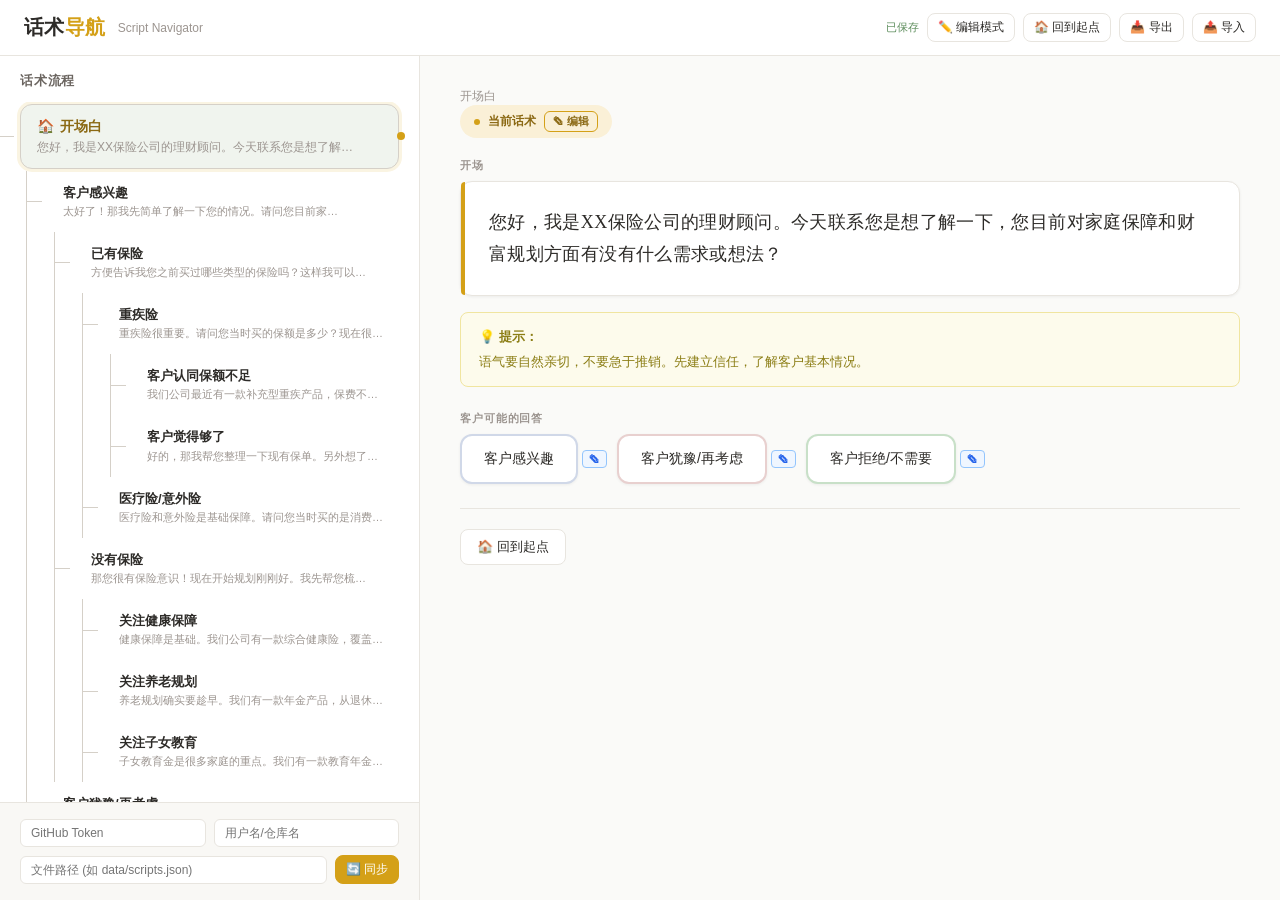
<file: sales_script.html>
<!DOCTYPE html>
<html lang="zh-CN">
<head>
<meta charset="UTF-8">
<meta name="viewport" content="width=device-width, initial-scale=1.0">
<title>话术导航</title>
<style>
:root {
  --bg: #fafaf8;
  --surface: #ffffff;
  --border: #e8e5df;
  --text: #2d2b28;
  --text-secondary: #6b6560;
  --text-muted: #9c9590;
  --accent: #d4a017;
  --accent-light: #fdf3d6;
  --accent-dim: #faf0d7;
  --green: #5b8c5a;
  --green-bg: #eef7ee;
  --red: #c0392b;
  --red-bg: #fdf0ef;
  --blue: #3b6fb6;
  --blue-bg: #eef4fb;
  --node-color: #5b7553;
  --node-bg: #f0f4ee;
  --line-color: #d5d0c8;
  --shadow-sm: 0 1px 3px rgba(0,0,0,.06);
  --shadow-md: 0 4px 16px rgba(0,0,0,.08);
  --shadow-lg: 0 12px 40px rgba(0,0,0,.12);
  --radius: 12px;
  --radius-sm: 8px;
  --font-display: 'Noto Serif SC', 'Source Han Serif SC', 'Songti SC', 'SimSun', serif;
  --font-body: 'Noto Sans SC', 'PingFang SC', 'Microsoft YaHei', sans-serif;
  --transition: .25s cubic-bezier(.4,0,.2,1);
}

*, *::before, *::after { box-sizing: border-box; margin: 0; padding: 0; }

body {
  font-family: var(--font-body);
  background: var(--bg);
  color: var(--text);
  height: 100vh;
  overflow: hidden;
  display: flex;
  flex-direction: column;
}

/* Header */
.header {
  display: flex;
  align-items: center;
  justify-content: space-between;
  padding: 0 24px;
  height: 56px;
  background: var(--surface);
  border-bottom: 1px solid var(--border);
  flex-shrink: 0;
  z-index: 10;
}
.header-left {
  display: flex;
  align-items: center;
  gap: 12px;
}
.logo {
  font-family: var(--font-display);
  font-size: 20px;
  font-weight: 700;
  color: var(--text);
  letter-spacing: .02em;
}
.logo span { color: var(--accent); }
.header-right {
  display: flex;
  align-items: center;
  gap: 8px;
}
.btn {
  display: inline-flex;
  align-items: center;
  gap: 6px;
  padding: 8px 16px;
  border: 1px solid var(--border);
  border-radius: var(--radius-sm);
  background: var(--surface);
  color: var(--text);
  font-size: 13px;
  font-family: var(--font-body);
  cursor: pointer;
  transition: all var(--transition);
  white-space: nowrap;
}
.btn:hover { background: #f5f3ef; border-color: #ccc; }
.btn-primary { background: var(--accent); color: #fff; border-color: var(--accent); }
.btn-primary:hover { background: #c49015; border-color: #c49015; }
.btn-icon { padding: 8px; min-width: 36px; justify-content: center; }
.btn-sm { padding: 5px 10px; font-size: 12px; }
.btn-danger { color: var(--red); border-color: #e8d0cf; }
.btn-danger:hover { background: var(--red-bg); }

/* Main Layout */
.main {
  display: flex;
  flex: 1;
  overflow: hidden;
}

/* Left Panel - Tree */
.tree-panel {
  width: 420px;
  min-width: 320px;
  background: var(--surface);
  border-right: 1px solid var(--border);
  display: flex;
  flex-direction: column;
  overflow: hidden;
}
.tree-panel-header {
  display: flex;
  align-items: center;
  justify-content: space-between;
  padding: 16px 20px 12px;
  flex-shrink: 0;
}
.tree-panel-title {
  font-size: 13px;
  font-weight: 600;
  color: var(--text-secondary);
  text-transform: uppercase;
  letter-spacing: .06em;
}
.tree-scroll {
  flex: 1;
  overflow-y: auto;
  overflow-x: hidden;
  padding: 0 20px 20px;
}
.tree-scroll::-webkit-scrollbar { width: 4px; }
.tree-scroll::-webkit-scrollbar-thumb { background: #ddd; border-radius: 2px; }

/* Right Panel - Script */
.script-panel {
  flex: 1;
  display: flex;
  flex-direction: column;
  overflow: hidden;
  background: var(--bg);
}
.script-content {
  flex: 1;
  overflow-y: auto;
  padding: 32px 40px;
}
.script-content::-webkit-scrollbar { width: 4px; }
.script-content::-webkit-scrollbar-thumb { background: #ddd; border-radius: 2px; }

/* Tree Node Styles */
.tree-root {
  position: relative;
  padding-left: 0;
}
.tree-node-group {
  position: relative;
  padding-left: 28px;
}
.tree-node-group::before {
  content: '';
  position: absolute;
  left: 6px;
  top: 0;
  bottom: 0;
  width: 1px;
  background: var(--line-color);
}
.tree-node-item {
  position: relative;
  padding: 2px 0;
  cursor: pointer;
  user-select: none;
}
.tree-node-item::before {
  content: '';
  position: absolute;
  left: -22px;
  top: 50%;
  width: 16px;
  height: 1px;
  background: var(--line-color);
}
.tree-node-card {
  padding: 10px 14px;
  border-radius: var(--radius-sm);
  border: 1px solid transparent;
  background: transparent;
  transition: all var(--transition);
  position: relative;
}
.tree-node-item:hover .tree-node-card {
  background: #f9f8f5;
  border-color: var(--border);
}
.tree-node-item.active .tree-node-card {
  background: var(--accent-dim);
  border-color: var(--accent);
  box-shadow: 0 0 0 3px rgba(212,160,23,.12);
}
.tree-node-item.active .tree-node-card::after {
  content: '';
  position: absolute;
  right: -7px;
  top: 50%;
  transform: translateY(-50%);
  width: 8px;
  height: 8px;
  border-radius: 50%;
  background: var(--accent);
}
.tree-node-title {
  font-size: 13px;
  font-weight: 600;
  color: var(--text);
  line-height: 1.4;
}
.tree-node-item.active .tree-node-title {
  color: #8b6914;
}
.tree-node-preview {
  font-size: 11px;
  color: var(--text-muted);
  margin-top: 2px;
  white-space: nowrap;
  overflow: hidden;
  text-overflow: ellipsis;
  max-width: 280px;
}

/* Root node special */
.tree-node-item.root-node .tree-node-card {
  background: var(--node-bg);
  border: 1px solid var(--line-color);
  border-radius: var(--radius);
  padding: 12px 16px;
}
.tree-node-item.root-node .tree-node-title {
  font-size: 14px;
  display: flex;
  align-items: center;
  gap: 6px;
}
.tree-node-item.root-node .tree-node-title::before {
  content: '🏠';
  font-size: 14px;
}
.tree-node-item.root-node .tree-node-preview {
  font-size: 12px;
  max-width: 320px;
}

/* Node actions (edit mode) */
.node-actions {
  display: none;
  position: absolute;
  right: 8px;
  top: 50%;
  transform: translateY(-50%);
  gap: 4px;
}
.tree-node-card:hover .node-actions,
.edit-mode .node-actions { display: flex; }
.node-action-btn {
  width: 24px;
  height: 24px;
  border-radius: 50%;
  border: 1px solid var(--border);
  background: var(--surface);
  color: var(--text-secondary);
  font-size: 11px;
  cursor: pointer;
  display: flex;
  align-items: center;
  justify-content: center;
  transition: all var(--transition);
}
.node-action-btn:hover { background: #f5f3ef; border-color: #ccc; }
.node-action-btn.add { color: var(--green); }
.node-action-btn.add:hover { background: var(--green-bg); border-color: var(--green); }
.node-action-btn.edit { color: var(--blue); }
.node-action-btn.edit:hover { background: var(--blue-bg); border-color: var(--blue); }
.node-action-btn.del { color: var(--red); }
.node-action-btn.del:hover { background: var(--red-bg); border-color: var(--red); }

/* Script Panel Styles */
.script-empty {
  display: flex;
  flex-direction: column;
  align-items: center;
  justify-content: center;
  height: 100%;
  color: var(--text-muted);
  gap: 12px;
}
.script-empty-icon { font-size: 48px; opacity: .5; }
.script-empty-text { font-size: 14px; }

.step-indicator {
  display: inline-flex;
  align-items: center;
  gap: 8px;
  padding: 6px 14px;
  background: var(--accent-dim);
  border-radius: 20px;
  font-size: 12px;
  font-weight: 600;
  color: #8b6914;
  margin-bottom: 20px;
}
.step-indicator .dot {
  width: 6px;
  height: 6px;
  border-radius: 50%;
  background: var(--accent);
  animation: pulse 1.5s ease-in-out infinite;
}
@keyframes pulse {
  0%, 100% { opacity: 1; transform: scale(1); }
  50% { opacity: .5; transform: scale(1.3); }
}

.script-section {
  margin-bottom: 28px;
}
.script-label {
  font-size: 11px;
  font-weight: 600;
  color: var(--text-muted);
  text-transform: uppercase;
  letter-spacing: .08em;
  margin-bottom: 8px;
}
.script-box {
  background: var(--surface);
  border: 1px solid var(--border);
  border-radius: var(--radius);
  padding: 24px 28px;
  box-shadow: var(--shadow-sm);
  position: relative;
}
.script-box::before {
  content: '';
  position: absolute;
  left: 0;
  top: 0;
  bottom: 0;
  width: 4px;
  background: var(--accent);
  border-radius: var(--radius) 0 0 var(--radius);
}
.script-text {
  font-family: var(--font-display);
  font-size: 18px;
  line-height: 1.8;
  color: var(--text);
  letter-spacing: .02em;
}
.script-text:empty::after {
  content: '（未填写话术内容）';
  color: var(--text-muted);
  font-style: italic;
}

.notes-box {
  background: #fdfbec;
  border: 1px solid #f0e5a0;
  border-radius: var(--radius-sm);
  padding: 14px 18px;
  font-size: 13px;
  color: #8b7d14;
  line-height: 1.6;
  margin-top: 16px;
}
.notes-box:empty { display: none; }
.notes-box::before {
  content: '💡 提示：';
  font-weight: 600;
  display: block;
  margin-bottom: 4px;
}

/* Response Buttons */
.response-section {
  margin-top: 24px;
}
.response-buttons {
  display: flex;
  flex-wrap: wrap;
  gap: 10px;
}
.response-btn {
  display: flex;
  align-items: center;
  gap: 8px;
  padding: 14px 22px;
  border: 2px solid var(--border);
  border-radius: var(--radius);
  background: var(--surface);
  color: var(--text);
  font-size: 14px;
  font-family: var(--font-body);
  font-weight: 500;
  cursor: pointer;
  transition: all var(--transition);
  box-shadow: var(--shadow-sm);
}
.response-btn:hover {
  transform: translateY(-2px);
  box-shadow: var(--shadow-md);
}
.response-btn .icon {
  font-size: 16px;
  width: 32px;
  height: 32px;
  border-radius: 50%;
  display: flex;
  align-items: center;
  justify-content: center;
  flex-shrink: 0;
}
.response-btn.positive { border-color: #c8e0c8; }
.response-btn.positive:hover { background: var(--green-bg); border-color: var(--green); }
.response-btn.positive .icon { background: var(--green-bg); color: var(--green); }
.response-btn.neutral { border-color: #d0d8e8; }
.response-btn.neutral:hover { background: var(--blue-bg); border-color: var(--blue); }
.response-btn.neutral .icon { background: var(--blue-bg); color: var(--blue); }
.response-btn.negative { border-color: #e8d0cf; }
.response-btn.negative:hover { background: var(--red-bg); border-color: var(--red); }
.response-btn.negative .icon { background: var(--red-bg); color: var(--red); }
.response-btn.no-children {
  opacity: .5;
  pointer-events: none;
}

/* 回答项行 + 内联编辑 */
.response-item {
  display: inline-flex;
  align-items: center;
  gap: 4px;
}
.inline-edit-btn {
  padding: 3px 10px;
  border-radius: 6px;
  font-size: 12px;
  font-weight: 600;
  cursor: pointer;
  border: 1px solid #93c5fd;
  background: #eff6ff;
  color: #2563eb;
  transition: all 0.2s;
  white-space: nowrap;
  font-family: var(--font-body);
}
.inline-edit-btn:hover { background: #dbeafe; }
.inline-edit-sm {
  padding: 2px 6px;
  font-size: 11px;
  border-radius: 4px;
}
.step-indicator .inline-edit-btn {
  background: transparent;
  border: 1px solid #d4a017;
  color: #8b6914;
  padding: 2px 8px;
  font-size: 11px;
}
.step-indicator .inline-edit-btn:hover { background: rgba(212,160,23,0.15); }

/* Navigation */
.nav-row {
  display: flex;
  align-items: center;
  gap: 12px;
  margin-top: 24px;
  padding-top: 20px;
  border-top: 1px solid var(--border);
}
.nav-row .btn {
  font-size: 13px;
}
.breadcrumb {
  display: flex;
  align-items: center;
  gap: 6px;
  font-size: 12px;
  color: var(--text-muted);
  flex-wrap: wrap;
}
.breadcrumb span {
  cursor: pointer;
  transition: color var(--transition);
}
.breadcrumb span:hover { color: var(--accent); }
.breadcrumb .sep { cursor: default; color: var(--text-muted); }
.breadcrumb .sep:hover { color: var(--text-muted); }

/* Edit Modal */
.modal-overlay {
  position: fixed;
  inset: 0;
  background: rgba(0,0,0,.4);
  display: flex;
  align-items: center;
  justify-content: center;
  z-index: 100;
  animation: fadeIn .2s ease;
}
@keyframes fadeIn { from { opacity: 0; } to { opacity: 1; } }
.modal {
  background: var(--surface);
  border-radius: var(--radius);
  box-shadow: var(--shadow-lg);
  padding: 28px;
  width: 480px;
  max-width: 90vw;
  max-height: 80vh;
  overflow-y: auto;
  animation: slideUp .25s ease;
}
@keyframes slideUp { from { transform: translateY(20px); opacity: 0; } to { transform: translateY(0); opacity: 1; } }
.modal h3 {
  font-family: var(--font-display);
  font-size: 18px;
  margin-bottom: 20px;
  color: var(--text);
}
.form-group {
  margin-bottom: 16px;
}
.form-group label {
  display: block;
  font-size: 12px;
  font-weight: 600;
  color: var(--text-secondary);
  margin-bottom: 6px;
  text-transform: uppercase;
  letter-spacing: .04em;
}
.form-group input,
.form-group textarea,
.form-group select {
  width: 100%;
  padding: 10px 14px;
  border: 1px solid var(--border);
  border-radius: var(--radius-sm);
  font-size: 14px;
  font-family: var(--font-body);
  color: var(--text);
  background: var(--bg);
  transition: border-color var(--transition);
}
.form-group input:focus,
.form-group textarea:focus,
.form-group select:focus {
  outline: none;
  border-color: var(--accent);
  box-shadow: 0 0 0 3px rgba(212,160,23,.1);
}
.form-group textarea { resize: vertical; min-height: 80px; }
.form-actions {
  display: flex;
  justify-content: flex-end;
  gap: 8px;
  margin-top: 20px;
}

/* Sync status */
.sync-status {
  font-size: 11px;
  color: var(--text-muted);
  display: flex;
  align-items: center;
  gap: 4px;
}
.sync-status.synced { color: var(--green); }
.sync-status.error { color: var(--red); }

/* Empty state */
.empty-tree {
  display: flex;
  flex-direction: column;
  align-items: center;
  justify-content: center;
  padding: 40px 20px;
  color: var(--text-muted);
  gap: 12px;
  text-align: center;
}
.empty-tree-icon { font-size: 40px; opacity: .4; }
.empty-tree-text { font-size: 13px; line-height: 1.6; }

/* Responsive */
@media (max-width: 768px) {
  .main { flex-direction: column; }
  .tree-panel { width: 100%; min-width: 0; max-height: 35vh; border-right: none; border-bottom: 1px solid var(--border); }
  .script-content { padding: 20px 16px; }
  .script-text { font-size: 16px; }
  .response-btn { padding: 10px 16px; font-size: 13px; }
}

/* GitHub sync panel */
.sync-panel {
  padding: 16px 20px;
  border-top: 1px solid var(--border);
  background: #f9f8f5;
  flex-shrink: 0;
}
.sync-panel-inner {
  display: flex;
  align-items: center;
  gap: 8px;
  flex-wrap: wrap;
}
.sync-panel input {
  flex: 1;
  min-width: 140px;
  padding: 6px 10px;
  border: 1px solid var(--border);
  border-radius: 6px;
  font-size: 12px;
  font-family: var(--font-body);
  background: var(--surface);
}
.sync-panel input:focus { outline: none; border-color: var(--accent); }
</style>
</head>
<body>

<div class="header">
  <div class="header-left">
    <div class="logo">话术<span>导航</span></div>
    <span style="font-size:12px;color:var(--text-muted);">Script Navigator</span>
  </div>
  <div class="header-right">
    <span class="sync-status" id="syncStatus">本地</span>
    <button class="btn btn-sm" id="btnEditMode" onclick="toggleEditMode()">✏️ 编辑模式</button>
    <button class="btn btn-sm" onclick="resetToRoot()">🏠 回到起点</button>
    <button class="btn btn-sm" id="btnExport" onclick="exportData()">📥 导出</button>
    <button class="btn btn-sm" id="btnImport" onclick="document.getElementById('importFile').click()">📤 导入</button>
    <input type="file" id="importFile" accept=".json" style="display:none" onchange="importData(event)">
  </div>
</div>

<div class="main">
  <!-- Left: Tree Panel -->
  <div class="tree-panel" id="treePanel">
    <div class="tree-panel-header">
      <span class="tree-panel-title">话术流程</span>
      <button class="btn btn-sm btn-icon" id="btnAddRoot" onclick="addRootNode()" title="添加根节点" style="display:none">＋</button>
    </div>
    <div class="tree-scroll" id="treeContainer">
      <div class="empty-tree">
        <div class="empty-tree-icon">🌳</div>
        <div class="empty-tree-text">点击「编辑模式」开始<br>构建你的话术流程</div>
      </div>
    </div>
    <!-- GitHub Sync -->
    <div class="sync-panel" id="syncPanel" style="display:none">
      <div class="sync-panel-inner">
        <input type="text" id="githubToken" placeholder="GitHub Token">
        <input type="text" id="githubRepo" placeholder="用户名/仓库名">
        <input type="text" id="githubPath" placeholder="文件路径 (如 data/scripts.json)">
        <button class="btn btn-sm btn-primary" onclick="syncToGitHub()">🔄 同步</button>
      </div>
    </div>
  </div>

  <!-- Right: Script Panel -->
  <div class="script-panel">
    <div class="script-content" id="scriptContent">
      <div class="script-empty">
        <div class="script-empty-icon">💬</div>
        <div class="script-empty-text">选择一个话术节点开始</div>
      </div>
    </div>
  </div>
</div>

<!-- Edit Modal -->
<div class="modal-overlay" id="modalOverlay" style="display:none" onclick="if(event.target===this)closeModal()">
  <div class="modal" id="modalBox"></div>
</div>

<script>
// ============================================
// 数据管理
// ============================================
const STORAGE_KEY = 'sales_script_data';
var scriptData = null;  // root node
var currentNodeId = null;
var editMode = false;
var nodeMap = {}; // id -> node reference (for quick lookup)

// Default demo data
function getDefaultData() {
  return {
    id: 'root',
    title: '开场白',
    script: '您好，我是XX保险公司的理财顾问。今天联系您是想了解一下，您目前对家庭保障和财富规划方面有没有什么需求或想法？',
    notes: '语气要自然亲切，不要急于推销。先建立信任，了解客户基本情况。',
    category: '开场',
    children: [
      {
        id: 'c1',
        title: '客户感兴趣',
        script: '太好了！那我先简单了解一下您的情况。请问您目前家里有几口人？主要是想为自己还是家人了解保障？',
        notes: '记录客户家庭结构，这是后续推荐产品的基础。',
        category: '需求挖掘',
        children: [
          {
            id: 'c1_1',
            title: '已有保险',
            script: '方便告诉我您之前买过哪些类型的保险吗？这样我可以帮您看看有没有重复或者缺口。',
            notes: '了解已有保障，避免重复推荐。重点关注保额是否足够。',
            category: '需求挖掘',
            children: [
              {
                id: 'c1_1_1',
                title: '重疾险',
                script: '重疾险很重要。请问您当时买的保额是多少？现在很多人觉得50万起步才够用，您觉得呢？',
                notes: '引导客户意识到保额不足的问题。',
                category: '异议处理',
                children: [
                  {
                    id: 'c1_1_1_1',
                    title: '客户认同保额不足',
                    script: '我们公司最近有一款补充型重疾产品，保费不高但保额可以叠加，我帮您做个方案对比看看？',
                    notes: '顺势推荐产品，用数据说话。',
                    category: '产品推荐',
                    children: []
                  },
                  {
                    id: 'c1_1_1_2',
                    title: '客户觉得够了',
                    script: '好的，那我帮您整理一下现有保单。另外想了解一下，您有没有考虑过医疗险呢？重疾险是确诊给付，医疗险是报销型，两者互补效果更好。',
                    notes: '不要强行否定客户，转而推荐互补产品。',
                    category: '产品推荐',
                    children: []
                  }
                ]
              },
              {
                id: 'c1_1_2',
                title: '医疗险/意外险',
                script: '医疗险和意外险是基础保障。请问您当时买的是消费型还是返还型？',
                notes: '了解产品类型，消费型保费低但无返还，返还型贵但有储蓄功能。',
                category: '需求挖掘',
                children: []
              }
            ]
          },
          {
            id: 'c1_2',
            title: '没有保险',
            script: '那您很有保险意识！现在开始规划刚刚好。我先帮您梳理一下，一般家庭保障主要分几块：意外险、医疗险、重疾险、寿险，还有年金类产品做养老和子女教育规划。您最关心哪一块？',
            notes: '给客户一个全面的框架，让他自己选择方向，增加参与感。',
            category: '产品介绍',
            children: [
              {
                id: 'c1_2_1',
                title: '关注健康保障',
                script: '健康保障是基础。我们公司有一款综合健康险，覆盖重疾和医疗，性价比很高。我简单介绍一下？',
                category: '产品推荐',
                children: []
              },
              {
                id: 'c1_2_2',
                title: '关注养老规划',
                script: '养老规划确实要趁早。我们有一款年金产品，从退休开始每年固定领取，活多久领多久。我帮您算一下不同年龄投保的收益对比？',
                category: '产品推荐',
                children: []
              },
              {
                id: 'c1_2_3',
                title: '关注子女教育',
                script: '子女教育金是很多家庭的重点。我们有一款教育年金，可以在孩子上大学时开始领取，确保教育费用无忧。',
                category: '产品推荐',
                children: []
              }
            ]
          }
        ]
      },
      {
        id: 'c2',
        title: '客户犹豫/再考虑',
        script: '完全理解，买保险确实需要慎重考虑。方便告诉我您主要是担心哪方面吗？是预算问题，还是对产品不太了解？',
        notes: '不要催促，先了解顾虑。常见的顾虑：价格、对保险不信任、觉得不需要。',
        category: '异议处理',
        children: [
          {
            id: 'c2_1',
            title: '预算有限',
            script: '预算方面我们可以灵活调整。其实保险不一定要一次性买全，可以先从最紧急的保障入手，比如一年几百块的医疗险，先把基础风险覆盖掉。',
            notes: '强调"先有后优"的理念，降低决策门槛。',
            category: '异议处理',
            children: []
          },
          {
            id: 'c2_2',
            title: '对产品不放心',
            script: '这个我很理解。我们公司是正规持牌机构，所有产品都在银保监会备案。如果您不放心，我可以把产品条款发给您，您自己也可以在网上查到备案信息。',
            notes: '用事实打消疑虑，提供可验证的信息。',
            category: '异议处理',
            children: []
          },
          {
            id: 'c2_3',
            title: '家人不同意',
            script: '家人意见很重要。要不要我帮您整理一份简单的方案说明，您拿回去和家人一起看看？里面会写清楚保费、保障范围、收益对比，一目了然。',
            notes: '主动提供书面材料，方便客户和家人沟通。',
            category: '异议处理',
            children: []
          }
        ]
      },
      {
        id: 'c3',
        title: '客户拒绝/不需要',
        script: '好的，没关系。那我不打扰您了。不过方便的话可以加个微信，以后有需要或者想了解保险方面的问题随时找我。',
        notes: '保持礼貌，留好退路。不要强推，但也不要断了联系。',
        category: '结束',
        children: [
          {
            id: 'c3_1',
            title: '客户同意加微信',
            script: '太好了，我扫您还是您扫我？以后有什么保险方面的问题随时问我，我不推销，纯帮忙解答。',
            notes: '强调"不推销"，降低客户防备心理。',
            category: '结束',
            children: []
          },
          {
            id: 'c3_2',
            title: '客户拒绝加微信',
            script: '没关系，那祝您生活愉快！如果以后有需要，可以打这个电话找我。再见！',
            notes: '体面结束，保持专业形象。',
            category: '结束',
            children: []
          }
        ]
      }
    ]
  };
}

// ============================================
// 初始化
// ============================================
function init() {
  loadData();
  renderTree();
  if (scriptData) {
    selectNode(scriptData.id);
  }
}

function loadData() {
  var raw = localStorage.getItem(STORAGE_KEY);
  if (raw) {
    try {
      scriptData = JSON.parse(raw);
    } catch(e) {
      scriptData = getDefaultData();
    }
  } else {
    scriptData = getDefaultData();
    saveData();
  }
  buildNodeMap();
}

function saveData() {
  localStorage.setItem(STORAGE_KEY, JSON.stringify(scriptData));
  document.getElementById('syncStatus').textContent = '已保存';
  document.getElementById('syncStatus').className = 'sync-status synced';
  setTimeout(function() {
    document.getElementById('syncStatus').textContent = '本地';
    document.getElementById('syncStatus').className = 'sync-status';
  }, 2000);
}

function buildNodeMap() {
  nodeMap = {};
  function walk(node) {
    nodeMap[node.id] = node;
    if (node.children) node.children.forEach(walk);
  }
  if (scriptData) walk(scriptData);
}

function getNodePath(targetId) {
  var path = [];
  function find(node, trail) {
    var t = trail.concat([node]);
    if (node.id === targetId) { path = t; return true; }
    if (node.children) {
      for (var i = 0; i < node.children.length; i++) {
        if (find(node.children[i], t)) return true;
      }
    }
    return false;
  }
  if (scriptData) find(scriptData, []);
  return path;
}

// ============================================
// 渲染树
// ============================================
function renderTree() {
  var container = document.getElementById('treeContainer');
  if (!scriptData) {
    container.innerHTML = '<div class="empty-tree"><div class="empty-tree-icon">🌳</div><div class="empty-tree-text">点击「编辑模式」开始<br>构建你的话术流程</div></div>';
    return;
  }
  container.innerHTML = '<div class="tree-root">' + renderNode(scriptData, true) + '</div>';
}

function renderNode(node, isRoot) {
  var html = '';
  var isActive = node.id === currentNodeId;
  var cls = 'tree-node-item';
  if (isRoot) cls += ' root-node';
  if (isActive) cls += ' active';

  html += '<div class="' + cls + '" data-id="' + node.id + '" onclick="selectNode(\'' + node.id + '\')">';
  html += '<div class="tree-node-card">';
  html += '<div class="tree-node-title">' + escapeHtml(node.title) + '</div>';
  html += '<div class="tree-node-preview">' + escapeHtml(truncate(node.script, 50)) + '</div>';
  html += '<div class="node-actions">';
  html += '<button class="node-action-btn edit" onclick="event.stopPropagation();editNode(\'' + node.id + '\')" title="编辑节点">✎</button>';
  if (editMode) {
    html += '<button class="node-action-btn add" onclick="event.stopPropagation();addChildNode(\'' + node.id + '\')" title="添加子节点">＋</button>';
    if (!isRoot) {
      html += '<button class="node-action-btn del" onclick="event.stopPropagation();deleteNode(\'' + node.id + '\')" title="删除节点">✕</button>';
    }
  }
  html += '</div></div></div>';

  if (node.children && node.children.length > 0) {
    html += '<div class="tree-node-group">';
    node.children.forEach(function(child) {
      html += renderNode(child, false);
    });
    html += '</div>';
  }
  return html;
}

// ============================================
// 节点选择与脚本面板
// ============================================
function selectNode(nodeId) {
  currentNodeId = nodeId;
  buildNodeMap();
  renderTree();
  renderScriptPanel();
}

function renderScriptPanel() {
  var container = document.getElementById('scriptContent');
  var node = nodeMap[currentNodeId];
  if (!node) {
    container.innerHTML = '<div class="script-empty"><div class="script-empty-icon">💬</div><div class="script-empty-text">选择一个话术节点开始</div></div>';
    return;
  }

  var hasChildren = node.children && node.children.length > 0;
  var path = getNodePath(node.id);

  var html = '';

  // Breadcrumb
  html += '<div class="breadcrumb">';
  path.forEach(function(n, i) {
    if (i > 0) html += '<span class="sep">›</span>';
    html += '<span onclick="selectNode(\'' + n.id + '\')">' + escapeHtml(n.title) + '</span>';
  });
  html += '</div>';

  // Step indicator
  html += '<div class="step-indicator"><span class="dot"></span>当前话术 ';
  html += '<button class="inline-edit-btn" onclick="editNode(\'' + node.id + '\')" title="编辑此节点">✎ 编辑</button>';
  html += '</div>';

  // Category badge
  if (node.category) {
    html += '<div class="script-label">' + escapeHtml(node.category) + '</div>';
  }

  // Script box
  html += '<div class="script-box">';
  html += '<div class="script-text">' + escapeHtml(node.script).replace(/\n/g, '<br>') + '</div>';
  html += '</div>';

  // Notes
  if (node.notes) {
    html += '<div class="notes-box">' + escapeHtml(node.notes) + '</div>';
  }

  // Response buttons
  if (hasChildren) {
    html += '<div class="response-section">';
    html += '<div class="script-label">客户可能的回答</div>';
    html += '<div class="response-buttons">';
    node.children.forEach(function(child, i) {
      var cat = child.category || '';
      var cls = 'response-btn';
      if (cat === '产品推荐' || cat === '结束') {
        cls += ' positive';
      } else if (cat === '异议处理') {
        cls += ' negative';
      } else {
        cls += ' neutral';
      }
      var targetId = child.jumpTo || child.id;
      html += '<div class="response-item">';
      html += '<button class="' + cls + '" onclick="selectNode(\'' + targetId + '\')">';
      html += '<span>' + escapeHtml(child.title) + '</span>';
      html += '</button>';
      html += '<button class="inline-edit-btn inline-edit-sm" onclick="event.stopPropagation();editNode(\'' + child.id + '\')" title="编辑此回答">✎</button>';
      html += '</div>';
    });
    html += '</div></div>';
  } else {
    html += '<div class="response-section">';
    html += '<div class="script-label">话术终点</div>';
    html += '<p style="color:var(--text-muted);font-size:13px;">此节点为话术终点，没有更多分支。</p>';
    html += '</div>';
  }

  // Navigation
  html += '<div class="nav-row">';
  html += '<button class="btn" onclick="resetToRoot()">🏠 回到起点</button>';
  if (path.length > 1) {
    var parent = path[path.length - 2];
    html += '<button class="btn" onclick="selectNode(\'' + parent.id + '\')">⬅ 返回上一级</button>';
  }
  html += '</div>';

  container.innerHTML = html;
}

// ============================================
// 编辑模式
// ============================================
function toggleEditMode() {
  editMode = !editMode;
  var btn = document.getElementById('btnEditMode');
  var rootBtn = document.getElementById('btnAddRoot');
  if (editMode) {
    btn.textContent = '✅ 退出编辑';
    btn.classList.add('btn-primary');
    rootBtn.style.display = '';
    if (!scriptData) {
      rootBtn.style.display = 'inline-flex';
    }
  } else {
    btn.textContent = '✏️ 编辑模式';
    btn.classList.remove('btn-primary');
    rootBtn.style.display = 'none';
  }
  document.getElementById('treePanel').classList.toggle('edit-mode', editMode);
  renderTree();
}

function addRootNode() {
  showNodeModal(null, null);
}

function addChildNode(parentId) {
  showNodeModal(parentId, null);
}

function editNode(nodeId) {
  showNodeModal(null, nodeId);
}

function deleteNode(nodeId) {
  if (nodeId === 'root') { alert('不能删除根节点'); return; }
  if (!confirm('确定删除这个节点及其所有子节点吗？')) return;

  function remove(node, targetId) {
    if (node.children) {
      for (var i = 0; i < node.children.length; i++) {
        if (node.children[i].id === targetId) {
          node.children.splice(i, 1);
          return true;
        }
        if (remove(node.children[i], targetId)) return true;
      }
    }
    return false;
  }

  remove(scriptData, nodeId);
  saveData();
  if (currentNodeId === nodeId) {
    currentNodeId = scriptData.id;
  }
  buildNodeMap();
  renderTree();
  renderScriptPanel();
}

function showNodeModal(parentId, editNodeId) {
  var isEdit = !!editNodeId;
  var node = isEdit ? nodeMap[editNodeId] : null;
  var isChild = !!parentId && !isEdit;
  var title = isEdit ? '编辑节点' : (parentId ? '添加客户回答' : '添加根节点');

  var html = '<h3>' + title + '</h3>';

  // 添加子节点时：标题就是客户回答文本
  if (isChild) {
    html += '<div class="form-group"><label>客户回答文本</label>';
    html += '<input type="text" id="modalTitle" value="" placeholder="如：是 / 客户感兴趣 / 预算有限...">';
    html += '</div>';
  } else {
    html += '<div class="form-group"><label>节点标题</label>';
    html += '<input type="text" id="modalTitle" value="' + (isEdit ? escapeHtml(node.title) : '') + '" placeholder="如：客户感兴趣">';
    html += '</div>';
  }

  html += '<div class="form-group"><label>话术内容</label>';
  html += '<textarea id="modalScript" rows="4" placeholder="你要说的话术…">' + (isEdit ? escapeHtml(node.script) : '') + '</textarea>';
  html += '</div>';

  html += '<div class="form-group"><label>提示/备注</label>';
  html += '<textarea id="modalNotes" rows="2" placeholder="给销售人员的提示…">' + (isEdit ? escapeHtml(node.notes || '') : '') + '</textarea>';
  html += '</div>';

  // 添加子节点时不显示分类
  if (!isChild) {
    html += '<div class="form-group"><label>分类</label>';
    html += '<select id="modalCategory">';
    var cats = ['开场', '需求挖掘', '产品介绍', '产品推荐', '异议处理', '结束', '其他'];
    var currentCat = isEdit ? (node.category || '') : '';
    cats.forEach(function(c) {
      html += '<option value="' + c + '"' + (c === currentCat ? ' selected' : '') + '>' + c + '</option>';
    });
    html += '</select></div>';
  }

  // 编辑模式时显示跳转目标
  if (isEdit) {
    html += '<div class="form-group"><label>回答后跳转到（可选）</label>';
    html += '<select id="modalJumpTo">';
    html += '<option value="">— 默认（子节点本身）—</option>';
    var jumpTo = node.jumpTo || '';
    function collectOptions(n, depth) {
      if (!n) return;
      var prefix = '';
      for (var d = 0; d < depth; d++) prefix += '  ';
      if (n.id !== editNodeId) {
        html += '<option value="' + n.id + '"' + (jumpTo === n.id ? ' selected' : '') + '>' + prefix + escapeHtml(n.title) + '</option>';
      }
      if (n.children) n.children.forEach(function(c) { collectOptions(c, depth + 1); });
    }
    collectOptions(scriptData, 0);
    html += '</select>';
    html += '<div style="font-size:11px;color:#9c9590;margin-top:4px;">默认跳转到子节点本身，可指定跳转到树中任意节点</div>';
    html += '</div>';
  }

  html += '<div class="form-actions">';
  html += '<button class="btn" onclick="closeModal()">取消</button>';
  html += '<button class="btn btn-primary" onclick="saveNodeModal(\'' + (parentId || '') + '\', \'' + (editNodeId || '') + '\')">保存</button>';
  html += '</div>';

  document.getElementById('modalBox').innerHTML = html;
  document.getElementById('modalOverlay').style.display = 'flex';
}

function closeModal() {
  document.getElementById('modalOverlay').style.display = 'none';
}

function saveNodeModal(parentId, editNodeId) {
  var title = document.getElementById('modalTitle').value.trim();
  var script = document.getElementById('modalScript').value.trim();
  var notes = document.getElementById('modalNotes').value.trim();
  var categoryEl = document.getElementById('modalCategory');
  var category = categoryEl ? categoryEl.value : '';
  var jumpToEl = document.getElementById('modalJumpTo');
  var jumpTo = jumpToEl ? jumpToEl.value : '';

  if (!title || !script) {
    alert('标题和话术内容不能为空');
    return;
  }

  if (editNodeId) {
    // Edit existing
    var node = nodeMap[editNodeId];
    node.title = title;
    node.script = script;
    node.notes = notes;
    if (category) node.category = category;
    node.jumpTo = jumpTo || undefined;
  } else {
    // 添加子节点时，自动继承父节点分类
    if (parentId && !category) {
      var pNode = nodeMap[parentId];
      if (pNode && pNode.category) category = pNode.category;
    }
    // Add new
    var newNode = {
      id: 'n_' + Date.now(),
      title: title,
      script: script,
      notes: notes,
      category: category,
      children: []
    };
    if (parentId) {
      var parent = nodeMap[parentId];
      if (!parent.children) parent.children = [];
      parent.children.push(newNode);
    } else {
      // Adding root node
      scriptData = newNode;
    }
  }

  saveData();
  buildNodeMap();
  closeModal();
  renderTree();
  if (currentNodeId) renderScriptPanel();
}

// ============================================
// 导航
// ============================================
function resetToRoot() {
  if (scriptData) {
    selectNode(scriptData.id);
  }
}

// ============================================
// 导入导出
// ============================================
function exportData() {
  var data = scriptData || getDefaultData();
  var blob = new Blob([JSON.stringify(data, null, 2)], { type: 'application/json' });
  var url = URL.createObjectURL(blob);
  var a = document.createElement('a');
  a.href = url;
  a.download = 'sales_scripts_' + new Date().toISOString().slice(0,10) + '.json';
  a.click();
  URL.revokeObjectURL(url);
}

function importData(event) {
  var file = event.target.files[0];
  if (!file) return;
  var reader = new FileReader();
  reader.onload = function(e) {
    try {
      var data = JSON.parse(e.target.result);
      if (!data.id || !data.title) {
        alert('文件格式不正确');
        return;
      }
      scriptData = data;
      saveData();
      buildNodeMap();
      currentNodeId = scriptData.id;
      renderTree();
      renderScriptPanel();
      alert('导入成功！');
    } catch(err) {
      alert('导入失败：' + err.message);
    }
  };
  reader.readAsText(file);
  event.target.value = '';
}

// ============================================
// GitHub Sync
// ============================================
function syncToGitHub() {
  var token = document.getElementById('githubToken').value.trim();
  var repo = document.getElementById('githubRepo').value.trim();
  var path = document.getElementById('githubPath').value.trim();

  if (!token || !repo || !path) {
    alert('请填写完整的 GitHub 配置信息');
    return;
  }

  var status = document.getElementById('syncStatus');
  status.textContent = '同步中...';
  status.className = 'sync-status';

  var content = btoa(unescape(encodeURIComponent(JSON.stringify(scriptData, null, 2))));
  var url = 'https://api.github.com/repos/' + repo + '/contents/' + path;
  var message = 'Update sales scripts ' + new Date().toISOString();

  // First try to get the file to get its SHA
  fetch(url, {
    headers: { 'Authorization': 'token ' + token, 'Accept': 'application/vnd.github.v3+json' }
  })
  .then(function(res) {
    if (res.status === 404) return null; // File doesn't exist yet
    if (!res.ok) throw new Error('GitHub API error: ' + res.status);
    return res.json();
  })
  .then(function(data) {
    var body = {
      message: message,
      content: content
    };
    if (data && data.sha) {
      body.sha = data.sha;
    }
    return fetch(url, {
      method: 'PUT',
      headers: {
        'Authorization': 'token ' + token,
        'Content-Type': 'application/json',
        'Accept': 'application/vnd.github.v3+json'
      },
      body: JSON.stringify(body)
    });
  })
  .then(function(res) {
    if (!res.ok) throw new Error('上传失败: ' + res.status);
    status.textContent = '已同步 ✓';
    status.className = 'sync-status synced';
    setTimeout(function() { status.textContent = '本地'; status.className = 'sync-status'; }, 3000);
  })
  .catch(function(err) {
    status.textContent = '同步失败';
    status.className = 'sync-status error';
    console.error(err);
  });
}

// Load GitHub config from localStorage
function loadGitHubConfig() {
  var config = localStorage.getItem('sales_script_github_config');
  if (config) {
    try {
      var c = JSON.parse(config);
      document.getElementById('githubToken').value = c.token || '';
      document.getElementById('githubRepo').value = c.repo || '';
      document.getElementById('githubPath').value = c.path || '';
    } catch(e) {}
  }
}

function saveGitHubConfig() {
  var config = {
    token: document.getElementById('githubToken').value.trim(),
    repo: document.getElementById('githubRepo').value.trim(),
    path: document.getElementById('githubPath').value.trim()
  };
  localStorage.setItem('sales_script_github_config', JSON.stringify(config));
}

// Auto-save GitHub config on blur
['githubToken', 'githubRepo', 'githubPath'].forEach(function(id) {
  var el = document.getElementById(id);
  if (el) el.addEventListener('blur', saveGitHubConfig);
});

// ============================================
// 工具函数
// ============================================
function escapeHtml(str) {
  if (!str) return '';
  return str.replace(/&/g, '&amp;').replace(/</g, '&lt;').replace(/>/g, '&gt;').replace(/"/g, '&quot;');
}

function truncate(str, len) {
  if (!str) return '';
  return str.length > len ? str.substring(0, len) + '…' : str;
}

// ============================================
// 启动
// ============================================
document.addEventListener('DOMContentLoaded', function() {
  loadGitHubConfig();
  init();
  // Show sync panel
  document.getElementById('syncPanel').style.display = '';
});
</script>
</body>
</html>
</file>
